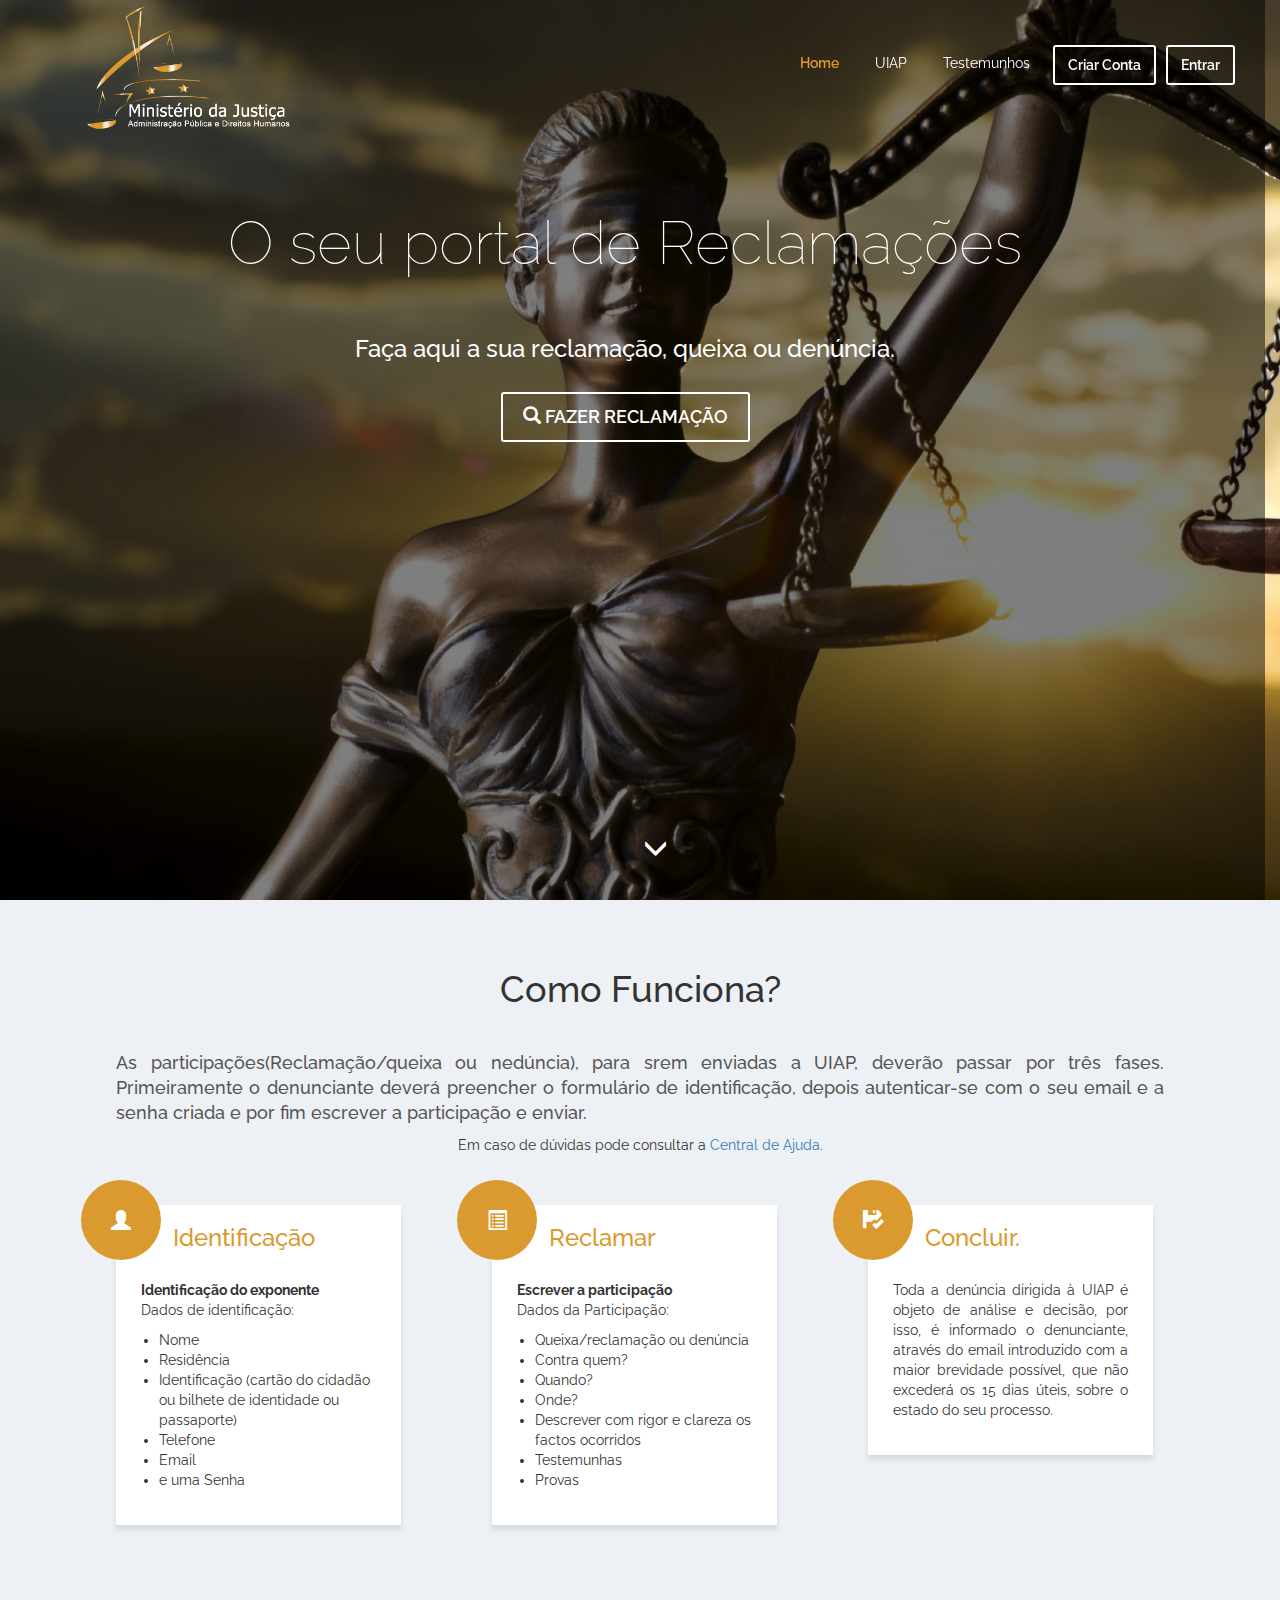
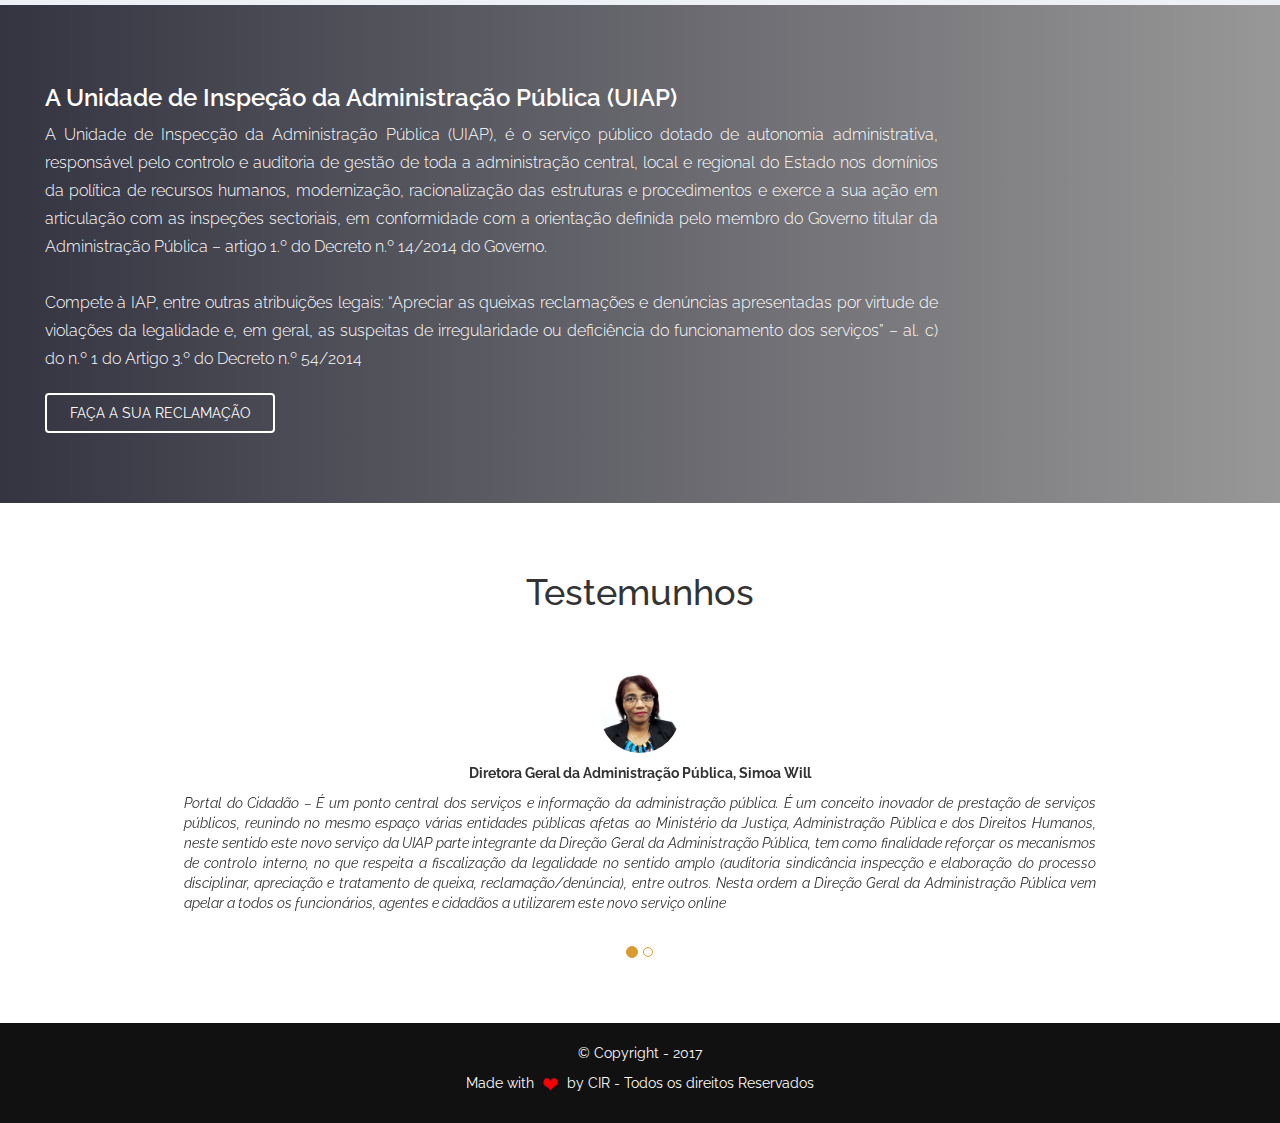
<file: index.html>
<html>
<link rel="shortcut icon" href="resources/image/favicon/favicon-32x32.png">
<head>
	<meta charset="UTF-8">
	<meta http-equiv="X-UA-Compatible" content="IE=edge">
    <meta name="viewport" content="width=device-width, initial-scale=1">
    <meta name="description" content="Sistema Integrado de gestão de petições">
    <meta name="author" content="Grinalda Soares">
    <link rel="icon" type="image/png" sizes="16x16" href="../plugins/images/favicon.png">
	<title>GIP Online</title>
	<link rel="stylesheet" href="resources/css/master.css">
	<link rel="stylesheet" href="resources/css/animate.css">
	<!-- Bootstrap Core CSS -->
    <link href="admin/html/bootstrap/dist/css/bootstrap.min.css" rel="stylesheet">
    <link href="https://fonts.googleapis.com/css?family=Raleway:300,400,400i,500,500i,600,600i,700,900" rel="stylesheet">
</head>
<body>
	<div class="areaMenu">
		<a href="#area1" class="logo"><img src="resources/image/logo.png" alt="Ministério da Justiça" ></a>
		<nav>
		<ul class="menus">
			<li class="active"> <a href="#area1">Home</a></li>
			<li><a href="#area3">UIAP</a></li>
			<li><a href="#area4">Testemunhos</a></li>
			<li class="btLink"><a href="registro.html">Criar Conta</a> </li>
			<li class="btLink"><a href="login.php">Entrar</a> </li>
		</ul>
		</nav>
	</div>
	<div class="row areaStart" id="area1">
		<div class="content">
			<div class="area">
				<h2>O seu portal de Reclamações</h2>
				<h3>Faça aqui a sua reclamação, queixa ou denúncia.</h3>
				<button class="btn btn-info" type="button"><a href="login.php"><i class="glyphicon glyphicon-search"></i> Fazer reclamação</a></button>
			</div>
			<div class="areaToDown float"><a href="#area2"><i class="glyphicon glyphicon-menu-down "></i></a></div>
		</div>
	</div>
	<div class="row twoSection" id="area2">
		<h1>Como Funciona?</h1>
		<h4>As participações(Reclamação/queixa ou nedúncia), para srem enviadas a UIAP, deverão passar por três fases. Primeiramente o denunciante deverá preencher o formulário de identificação, depois autenticar-se com o seu email e a senha criada e por fim escrever a participação e enviar.</h4>
		<p>Em caso de dúvidas pode consultar a <a href="help.html">Central de Ajuda.</a></p>
		<div class="container">
			<section class="col-md-3 col-sm-12">
				<article>
					<i class="glyphicon glyphicon-user"></i>
					<h3>Identificação</h3>
				</article>
				<p><b>Identificação do exponente</b> <br>
					Dados de identificação:
					<ul>
						<li>Nome</li>
						<li>Residência</li>
						<li>Identificação (cartão do cidadão ou bilhete de identidade ou passaporte)</li>
						<li>Telefone</li>
						<li>Email</li>
						<li>e uma Senha</li>
					</ul>
				</p>
			</section>
			<section class="col-md-3 col-sm-12">
			<article>
				<i class="glyphicon glyphicon-list-alt"></i>
				<h3>Reclamar</h3>
			</article>
				<p><b>Escrever a participação</b> <br>
					Dados da Participação:
				<ul>
					<li>Queixa/reclamação ou denúncia</li>
					<li>Contra quem?</li>
					<li>Quando?</li>
					<li>Onde?</li>
					<li>Descrever com rigor e clareza os factos ocorridos</li>
					<li>Testemunhas</li>
					<li>Provas</li>
				</ul>
				</p>
			</section>
			<section class="col-md-3 col-sm-12">
				<article>
					<i class="glyphicon glyphicon-floppy-saved"></i>
					<h3>Concluir.</h3>
				</article>
				<p>Toda a denúncia dirigida à UIAP é objeto de análise e decisão, por isso, é informado o denunciante, através do email introduzido com a maior brevidade possível, que não excederá os 15 dias úteis, sobre o estado do seu processo.</p>
			</section>
			<br>

		</div>

	</div>
	<div class="row treeSection" id="area3">
		<div class="col-md-12 pull-right">
			<h3 class="title">A Unidade de Inspeção da Administração Pública (UIAP)</h3>
			<p class="show">A Unidade de Inspecção da Administração Pública (UIAP), é o serviço público dotado de autonomia administrativa, responsável pelo controlo e auditoria de gestão de toda a administração central, local e regional do Estado nos domínios da política de recursos humanos, modernização, racionalização das estruturas e procedimentos e exerce a sua ação em articulação com as inspeções sectoriais, em conformidade com a orientação definida pelo membro do Governo titular da Administração Pública – artigo 1.º do Decreto n.º 14/2014 do Governo.
				<br><br>
				Compete à IAP, entre outras atribuições legais: “Apreciar as queixas reclamações e denúncias apresentadas por virtude de violações da legalidade e, em geral, as suspeitas de irregularidade ou deficiência do funcionamento dos serviços” – al. c) do n.º 1 do Artigo 3.º do Decreto n.º 54/2014
			</p>
			<button><a href="login.php">Faça a sua reclamação</a></button>
		</div>
	</div>
	<div class="row forSection" id="area4">
		<div class="container">
		<h1 class="center">Testemunhos</h1>		
			<div id="carousel-example-captions-1" data-ride="carousel" class="carousel slide">
                <ol class="carousel-indicators">
                    <li data-target="#carousel-example-captions-1" data-slide-to="0" class="active"></li>
                    <li data-target="#carousel-example-captions-1" data-slide-to="1" class=""></li>
                    <!--<li data-target="#carousel-example-captions-1" data-slide-to="2" class=""></li>-->
                </ol>
                <div role="listbox" class="carousel-inner">
                    <!--<div class="item ">
                    	<img src="resources/image/Min.jpg" alt="">
                    	<p><b>Ministra da Justiça, Ilza Amado Vaz</b></p>
                    	<p style="text-align: justify !important"><i>"Bem-vindos a todos os visitantes do portal do Ministério da Justiça, Administração Pública e Direitos Humanos (MJAPDH).
						Esta é uma ferramenta útil, que pela sua configuração e eficácia proporciona o acesso à informação actualizada e alarga a partilha de conteúdos, com facilidade a todos aqueles que nos visitam, quer na procura dos nossos serviços, quer para conhecer as actividades e as competências do MJAPDH."</i></p>
                    </div>-->
                    <div class="item active">
                    	<img src="resources/image/AP.jpg" alt="">
						<p><b>Diretora Geral da Administração Pública, Simoa Will</b></p>
						<p style="text-align: justify !important"><i>Portal do Cidadão – É um ponto central dos serviços e informação da administração pública. É um conceito inovador de prestação de serviços públicos, reunindo no mesmo espaço várias entidades públicas afetas ao Ministério da Justiça, Administração Pública e dos Direitos Humanos, neste sentido este novo serviço da UIAP parte integrante da Direção Geral da Administração Pública, tem como finalidade reforçar os mecanismos de controlo interno, no que respeita a fiscalização da legalidade no sentido amplo (auditoria sindicância inspecção e elaboração do processo disciplinar, apreciação e tratamento de queixa, reclamação/denúncia), entre outros. Nesta ordem a Direção Geral da Administração Pública vem apelar a todos os funcionários, agentes e cidadãos a utilizarem este novo serviço online</i></p>
					</div>
                    <div class="item">
                    	<img src="resources/image/DGRN1.JPG" alt="">
                    	<p><b>Diretor Geral dos Registros e Notariado, Herlander Rossi Medeiros</b></p>
                    	<p style="text-align: justify !important"><i > "Caros utentes/cidadãos, <br><br>
							A verdadeira missão do servidor público é a de proporcionar um atendimento de qualidade e excelência ao utente/cidadão, independentemente do cargo ou função que este ocupe. O servidor Público deve ser aquele que tem como princípio servir e atender as necessidades do utente/cidadão, colocando as suas capacidades à disposição do serviço em que se insere, com a finalidade de contribuir para o desenvolvimento da sociedade acima de qualquer interesse particular. Neste sentido, o que qualquer utente ou cidadão espera do servidor público é um atendimento cordial e rápido, que permita a plena satisfação do seu pedido ou solicitação, dentro dos parâmetros legais e normativos instituídos.
							<br> Para facilitar este contínuo processo de melhor servir com vista a satisfação do utente/cidadão é fundamental a existência de um espaço de comunicação entre o servidor público e utente/cidadão, um canal onde este último pode veicular as suas reclamações ou sugestões, que certamente ajudarão na tomada de decisões com vista a melhoria da prestação dos serviços.
							<br>
							Caro utente/cidadão, reafirmamos, uma vez mais, a nossa firme convicção em garantir a continua melhoria na prestação dos nossos serviços, para a qual a sua opinião, reclamação ou sugestão é indispensável."

						</i></p>
                     </div>
                </div>
            </div>
		</div>

	</div>
	<footer class="row">
		<p>&copy Copyright - 2017</p>
		<p>Made with <img style="width: 1.5rem; margin: 0 .5rem" src="resources/image/Coracao.png" alt="">  by <a
				href="http://www.justica.gov.st/organiques/CIR.php" style="color: white"> CIR </a> - Todos os direitos Reservados</p>
	</footer>
</body>

<script src="admin/plugins/bower_components/jquery/dist/jquery.min.js"></script>
<script src="admin/plugins/bower_components/counterup/jquery.counterup.min.js"></script>
<script src="admin/plugins/bower_components/waypoints/lib/jquery.waypoints.js"></script>
<script src="resources/js/master.js"></script>
<!-- Bootstrap Core JavaScript -->
<script src="admin/html/bootstrap/dist/js/bootstrap.min.js"></script>

</html>
</file>
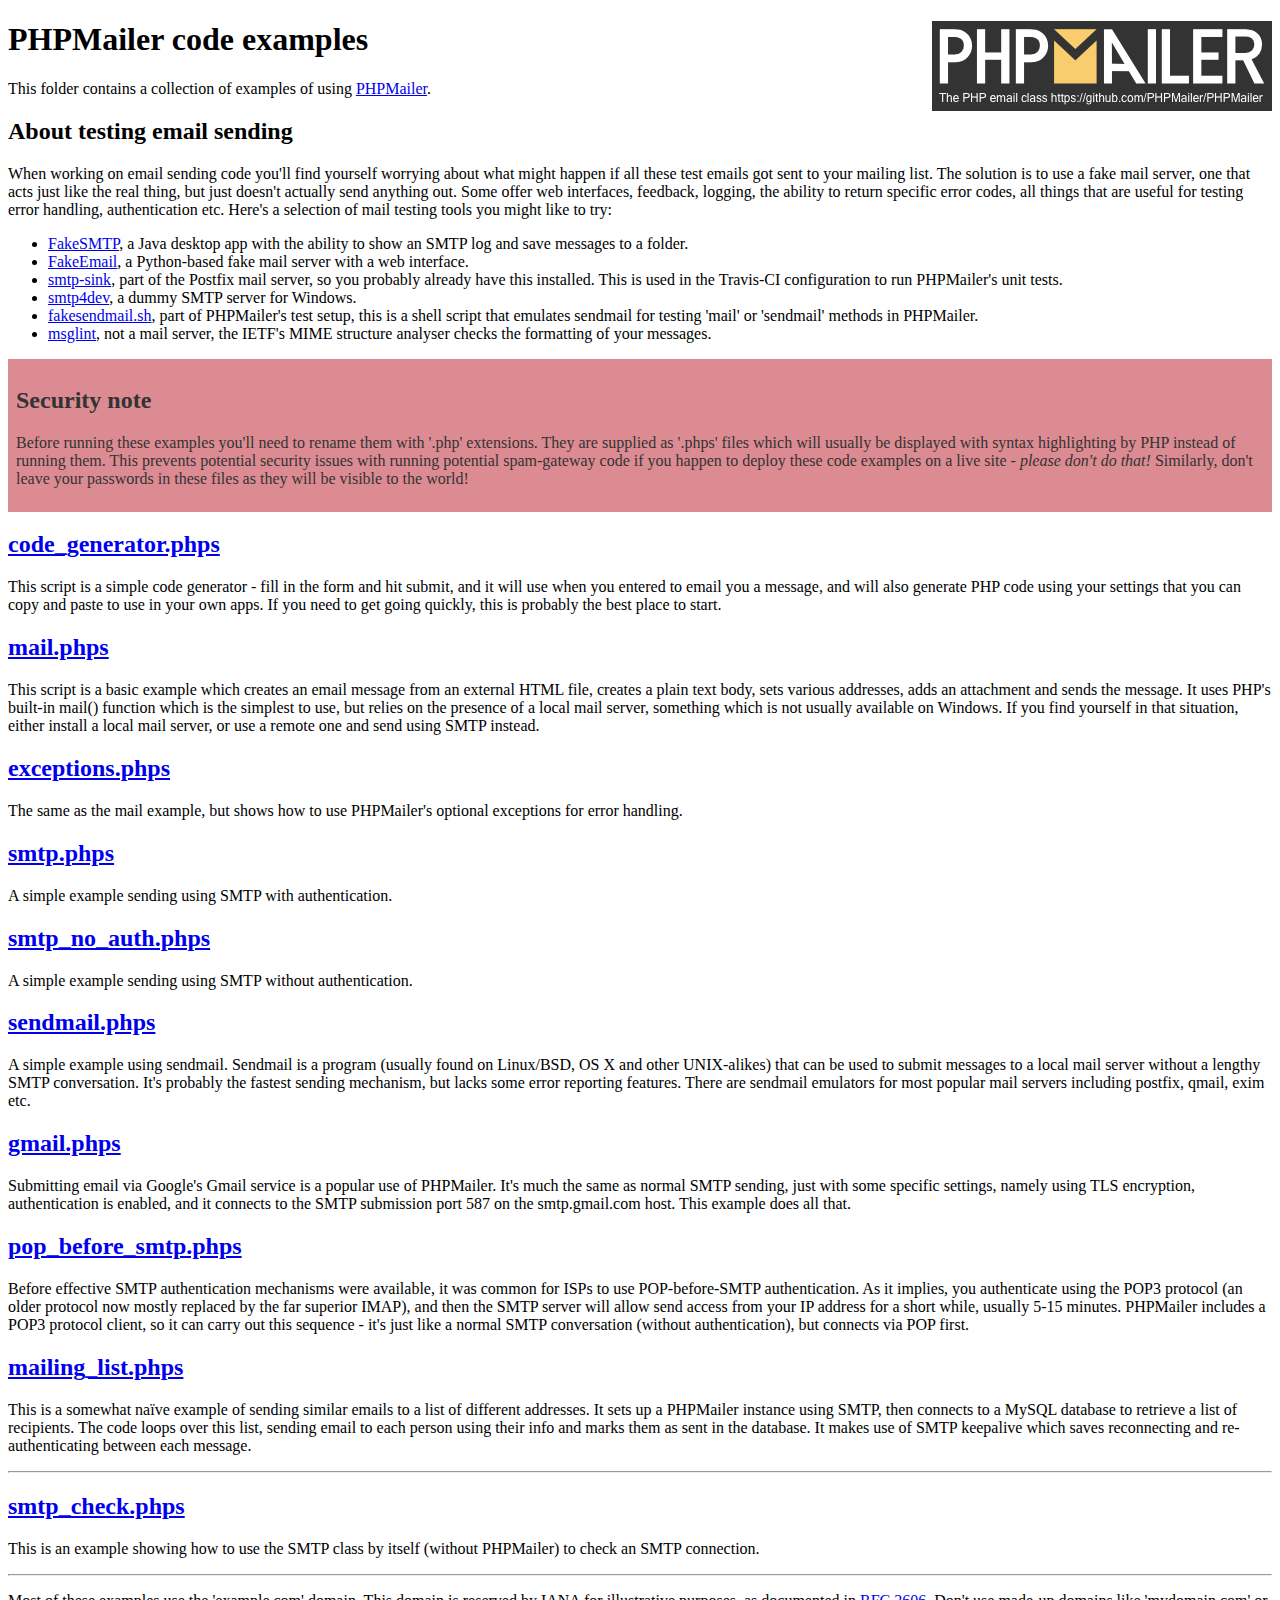
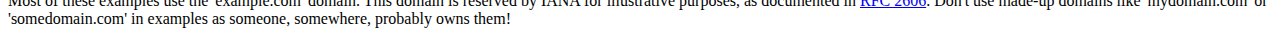
<file: php/PHPMailer-master/examples/index.html>
<!DOCTYPE html>
<html>
<head>
	<meta charset="UTF-8">
	<title>PHPMailer Examples</title>
</head>
<body>
<h1>PHPMailer code examples<a href="https://github.com/PHPMailer/PHPMailer"><img src="images/phpmailer.png" style="float:right; border:0;" alt="PHPMailer logo"></a></h1>
<p>This folder contains a collection of examples of using <a href="https://github.com/PHPMailer/PHPMailer">PHPMailer</a>.</p>
<h2>About testing email sending</h2>
<p>When working on email sending code you'll find yourself worrying about what might happen if all these test emails got sent to your mailing list. The solution is to use a fake mail server, one that acts just like the real thing, but just doesn't actually send anything out. Some offer web interfaces, feedback, logging, the ability to return specific error codes, all things that are useful for testing error handling, authentication etc. Here's a selection of mail testing tools you might like to try:</p>
<ul>
  <li><a href="https://github.com/Nilhcem/FakeSMTP">FakeSMTP</a>, a Java desktop app with the ability to show an SMTP log and save messages to a folder. </li>
  <li><a href="https://github.com/isotoma/FakeEmail">FakeEmail</a>, a Python-based fake mail server with a web interface.</li>
  <li><a href="http://www.postfix.org/smtp-sink.1.html">smtp-sink</a>, part of the Postfix mail server, so you probably already have this installed. This is used in the Travis-CI configuration to run PHPMailer's unit tests.</li>
  <li><a href="http://smtp4dev.codeplex.com">smtp4dev</a>, a dummy SMTP server for Windows.</li>
  <li><a href="https://github.com/PHPMailer/PHPMailer/blob/master/test/fakesendmail.sh">fakesendmail.sh</a>, part of PHPMailer's test setup, this is a shell script that emulates sendmail for testing 'mail' or 'sendmail' methods in PHPMailer.</li>
  <li><a href="http://tools.ietf.org/tools/msglint/">msglint</a>, not a mail server, the IETF's MIME structure analyser checks the formatting of your messages.</li>
</ul>
<div style="padding: 8px; color: #333333; background-color: #dc8b92">
<h2>Security note</h2>
<p>Before running these examples you'll need to rename them with '.php' extensions. They are supplied as '.phps' files which will usually be displayed with syntax highlighting by PHP instead of running them. This prevents potential security issues with running potential spam-gateway code if you happen to deploy these code examples on a live site - <em>please don't do that!</em> Similarly, don't leave your passwords in these files as they will be visible to the world!</p>
</div>
<h2><a href="code_generator.phps">code_generator.phps</a></h2>
<p>This script is a simple code generator - fill in the form and hit submit, and it will use when you entered to email you a message, and will also generate PHP code using your settings that you can copy and paste to use in your own apps. If you need to get going quickly, this is probably the best place to start.</p>
<h2><a href="mail.phps">mail.phps</a></h2>
<p>This script is a basic example which creates an email message from an external HTML file, creates a plain text body, sets various addresses, adds an attachment and sends the message. It uses PHP's built-in mail() function which is the simplest to use, but relies on the presence of a local mail server, something which is not usually available on Windows. If you find yourself in that situation, either install a local mail server, or use a remote one and send using SMTP instead.</p>
<h2><a href="exceptions.phps">exceptions.phps</a></h2>
<p>The same as the mail example, but shows how to use PHPMailer's optional exceptions for error handling.</p>
<h2><a href="smtp.phps">smtp.phps</a></h2>
<p>A simple example sending using SMTP with authentication.</p>
<h2><a href="smtp_no_auth.phps">smtp_no_auth.phps</a></h2>
<p>A simple example sending using SMTP without authentication.</p>
<h2><a href="sendmail.phps">sendmail.phps</a></h2>
<p>A simple example using sendmail. Sendmail is a program (usually found on Linux/BSD, OS X and other UNIX-alikes) that can be used to submit messages to a local mail server without a lengthy SMTP conversation. It's probably the fastest sending mechanism, but lacks some error reporting features. There are sendmail emulators for most popular mail servers including postfix, qmail, exim etc.</p>
<h2><a href="gmail.phps">gmail.phps</a></h2>
<p>Submitting email via Google's Gmail service is a popular use of PHPMailer. It's much the same as normal SMTP sending, just with some specific settings, namely using TLS encryption, authentication is enabled, and it connects to the SMTP submission port 587 on the smtp.gmail.com host. This example does all that.</p>
<h2><a href="pop_before_smtp.phps">pop_before_smtp.phps</a></h2>
<p>Before effective SMTP authentication mechanisms were available, it was common for ISPs to use POP-before-SMTP authentication. As it implies, you authenticate using the POP3 protocol (an older protocol now mostly replaced by the far superior IMAP), and then the SMTP server will allow send access from your IP address for a short while, usually 5-15 minutes. PHPMailer includes a POP3 protocol client, so it can carry out this sequence - it's just like a normal SMTP conversation (without authentication), but connects via POP first.</p>
<h2><a href="mailing_list.phps">mailing_list.phps</a></h2>
<p>This is a somewhat naïve example of sending similar emails to a list of different addresses. It sets up a PHPMailer instance using SMTP, then connects to a MySQL database to retrieve a list of recipients. The code loops over this list, sending email to each person using their info and marks them as sent in the database. It makes use of SMTP keepalive which saves reconnecting and re-authenticating between each message.</p>
<hr>
<h2><a href="smtp_check.phps">smtp_check.phps</a></h2>
<p>This is an example showing how to use the SMTP class by itself (without PHPMailer) to check an SMTP connection.</p>
<hr>
<p>Most of these examples use the 'example.com' domain. This domain is reserved by IANA for illustrative purposes, as documented in <a href="http://tools.ietf.org/html/rfc2606">RFC 2606</a>. Don't use made-up domains like 'mydomain.com' or 'somedomain.com' in examples as someone, somewhere, probably owns them!</p>
</body>
</html>
</file>
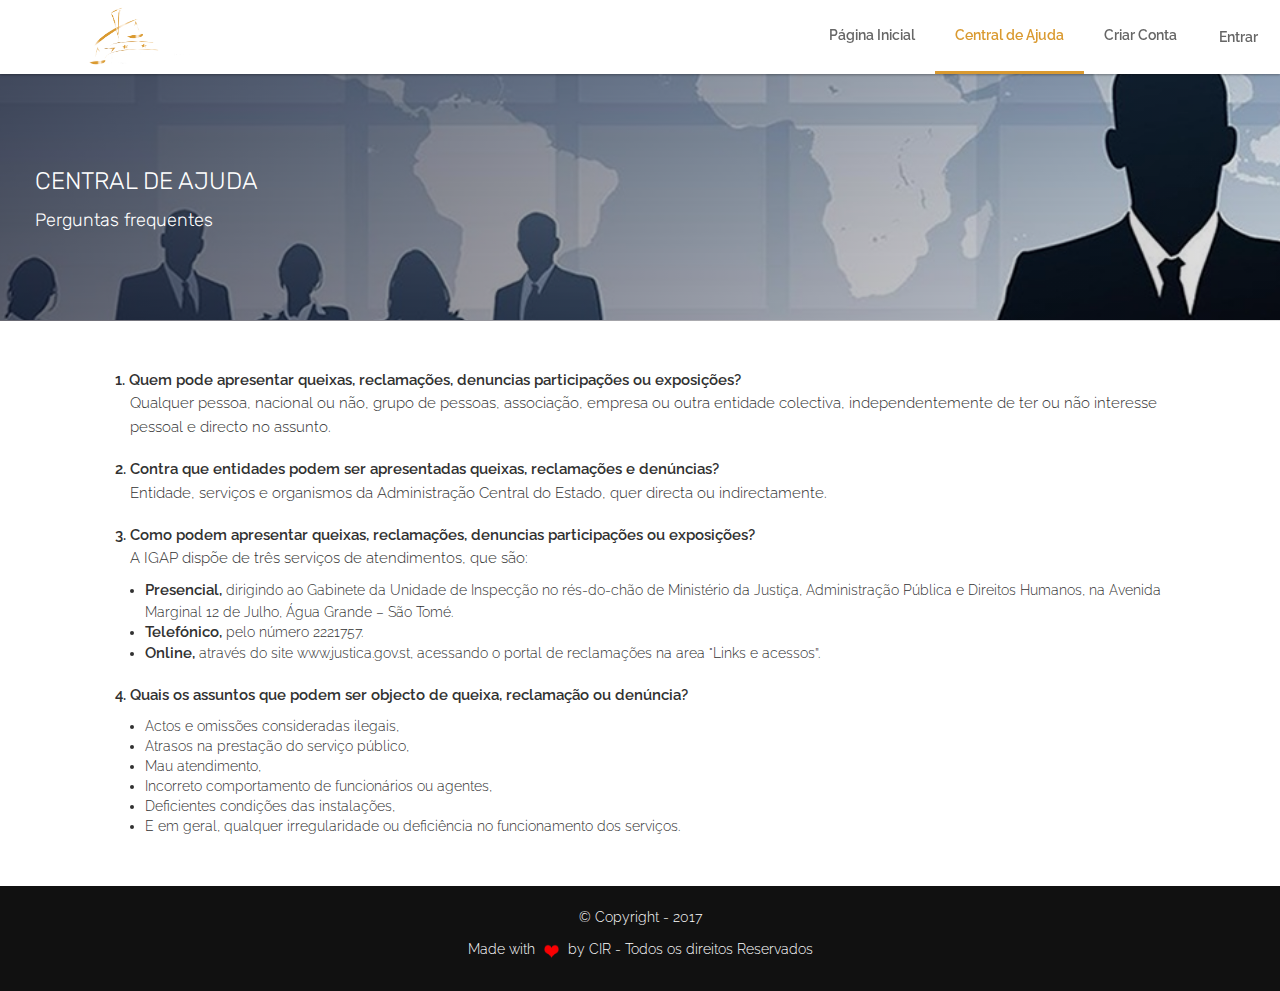
<file: help.html>
<!DOCTYPE html>
<html lang="pt">
<link rel="shortcut icon" href="resources/image/favicon/favicon-32x32.png">
<head>
    <meta charset="UTF-8">
    <meta http-equiv="X-UA-Compatible" content="IE=edge">
    <meta name="viewport" content="width=device-width, initial-scale=1">
    <meta name="description" content="Sistema Integrado de gestão de participações">
    <meta name="author" content="Grinalda Soares">
    <link rel="icon" type="image/png" sizes="16x16" href="../plugins/images/favicon.png">
    <title>Central de Ajuda</title>
    <link rel="stylesheet" href="resources/css/master.css">
    <link rel="stylesheet" href="resources/css/login.css">
    <!-- Bootstrap Core CSS -->
    <link href="admin/html/bootstrap/dist/css/bootstrap.min.css" rel="stylesheet">
    <link href="admin/html/css/style.css" rel="stylesheet">
    <link href="https://fonts.googleapis.com/css?family=Raleway:300,400,400i,500,500i,600,600i,700,900" rel="stylesheet">
</head>
<body style="background: white !important;">
<div class="areaMenu smal">
    <a href="index.html" class="logo"><img src="resources/image/logo.png" alt="Ministério da Justiça" ></a>
    <nav>
        <ul class="menus">
            <li> <a href="index">Página Inicial</a></li>
            <li class="active"><a href="#">Central de Ajuda</a></li>
            <li> <a href="registro">Criar Conta</a></li>
            <li class="btLink"><a href="login">Entrar</a> </li>
        </ul>
    </nav>
</div>
<div class="row areaTop helpPage">
    <div class="">
            <h2>CENTRAL DE AJUDA</h2>
        <h4>Perguntas frequentes</h4>
    </div>
</div>
<div class="container areaConteudo">
    <section>
        <b>1. Quem pode apresentar queixas, reclamações, denuncias participações ou exposições?</b>
        <p>Qualquer pessoa, nacional ou não, grupo de pessoas, associação, empresa ou outra entidade colectiva, independentemente de ter ou não interesse pessoal e directo no assunto.</p>
    </section>
    <section>
        <b>2.	Contra que entidades podem ser apresentadas queixas, reclamações e denúncias? </b>
        <p>Entidade, serviços e organismos da Administração Central do Estado, quer directa ou indirectamente.</p>
    </section>
    <section>
        <b>3.	Como podem apresentar queixas, reclamações, denuncias participações ou exposições?</b>
        <p>A IGAP dispõe de três serviços de atendimentos, que são:
            <ul>
                <li><b>Presencial, </b> dirigindo ao Gabinete da Unidade de Inspecção no rés-do-chão de Ministério da Justiça, Administração Pública e Direitos Humanos, na Avenida Marginal 12 de Julho, Água Grande – São Tomé.
                </li>
                <li><b>Telefónico, </b> pelo número 2221757.</li>
                <li><b>Online, </b> através do site www.justica.gov.st, acessando o portal de reclamações na area "Links e acessos”.</li>
            </ul>
        </p>
    </section>
    <section>
        <b> 4.	Quais os assuntos que podem ser objecto de queixa, reclamação ou denúncia?</b>
        <p>
        <ul>
            <li>Actos e omissões consideradas ilegais,</li>
            <li>Atrasos na prestação do serviço público, </li>
            <li>Mau atendimento, </li>
            <li>Incorreto comportamento de funcionários ou agentes, </li>
            <li>Deficientes condições das instalações, </li>
            <li>E em geral, qualquer irregularidade ou deficiência no funcionamento dos serviços.</li>
        </ul> </p>
    </section>
    <section>

    </section>

</div>
<footer class="row">
    <p>&copy Copyright - 2017</p>
    <p>Made with <img style="width: 1.5rem; margin: 0 .5rem" src="resources/image/Coracao.png" alt="">  by <a
            href="http://www.justica.gov.st/organiques/CIR.php" style="color: white"> CIR </a> - Todos os direitos Reservados</p>
</footer>
</body>
</html>
</file>
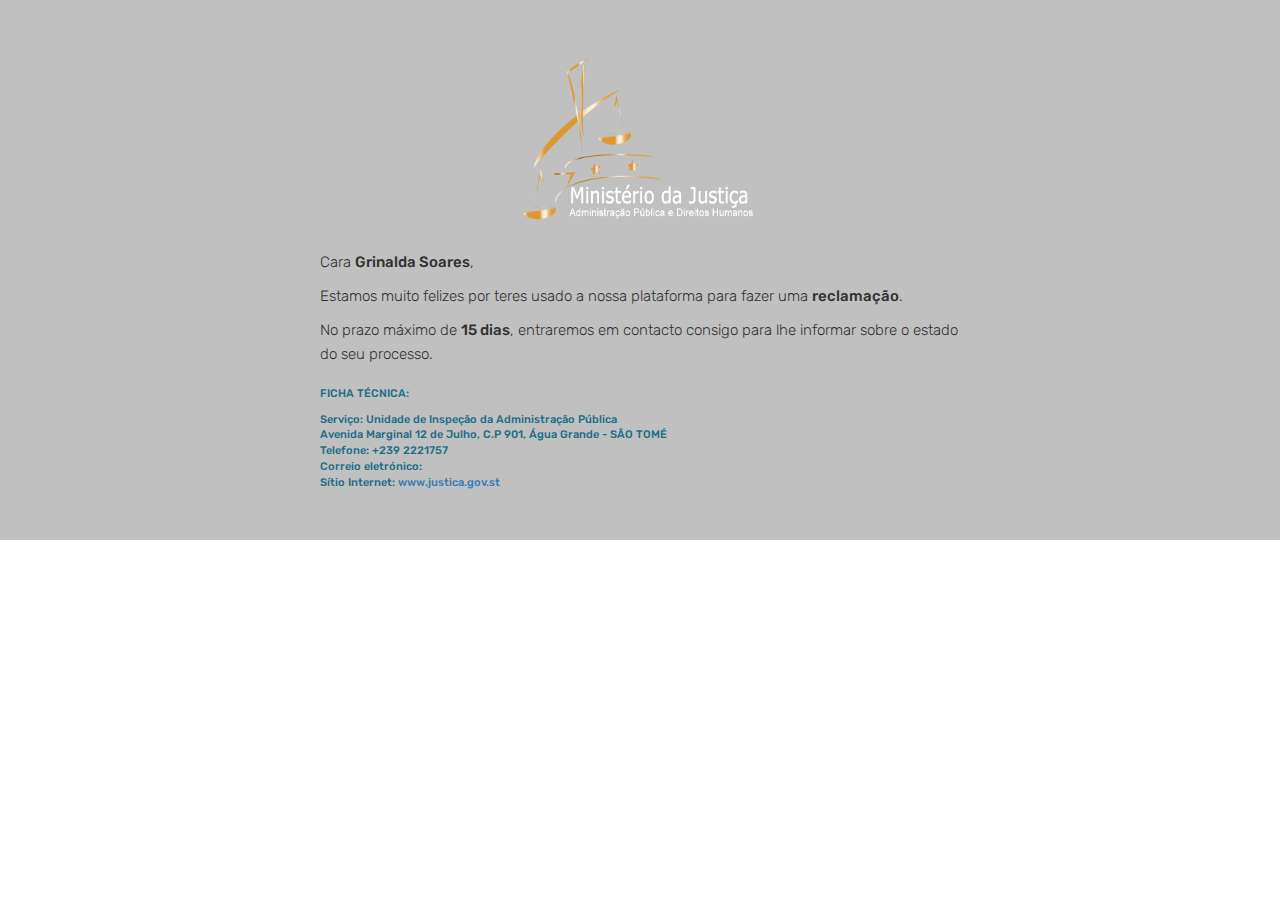
<file: teste.html>
<!DOCTYPE html>
<html lang="en">
<head>
    <meta charset="UTF-8">
    <title>send email</title>
    <link href="admin/html/bootstrap/dist/css/bootstrap.min.css" rel="stylesheet">
    <link href="admin/html/css/style.css" rel="stylesheet">
</head>
<style>
    .content{
        background: #c0c0c0;
        display: flex;
        justify-content: center;
        align-items: center;
        flex-direction: column;
        padding: 5rem 0;
    }
    .content img{
        width: 25rem; height: 18rem;
    }
    .content div{
        width: 50%;
        margin-top: 2rem;
    }
    .content div p{
        font-size: 1.5rem;
    }
    .content div span{
        margin-top: 1rem;
        display: flex;
        flex-direction: column;
    }
    .content div span b{
        font-size: 1.1rem;
        color: #1b6d85;
    }
</style>
<body>
    <div class="content">
        <img src="resources/image/logo.png" alt="">
        <div>
            <p>Cara <b>Grinalda Soares</b>,</p>
            <p>Estamos muito felizes por teres usado a nossa plataforma para fazer uma <b>reclamação</b>.</p>
            <p>No prazo máximo de <b> 15 dias</b>, entraremos em contacto consigo para lhe informar sobre o estado do seu processo.</p>
            <span>
                <b style="margin: 1rem 0">FICHA TÉCNICA: </b>
                <b>Serviço: Unidade de Inspeção da Administração Pública</b>
                <b>Avenida Marginal 12 de Julho, C.P 901, Água Grande - SÃO TOMÉ</b>
                <b>Telefone: +239 2221757</b>
                <b>Correio eletrónico:</b>
                <b>Sítio Internet: <a href="http://www.justica.gov.st/organiques/IGAP.php">www.justica.gov.st</a></b>

            </span>
        </div>
    </div>
</body>
</html>
</file>
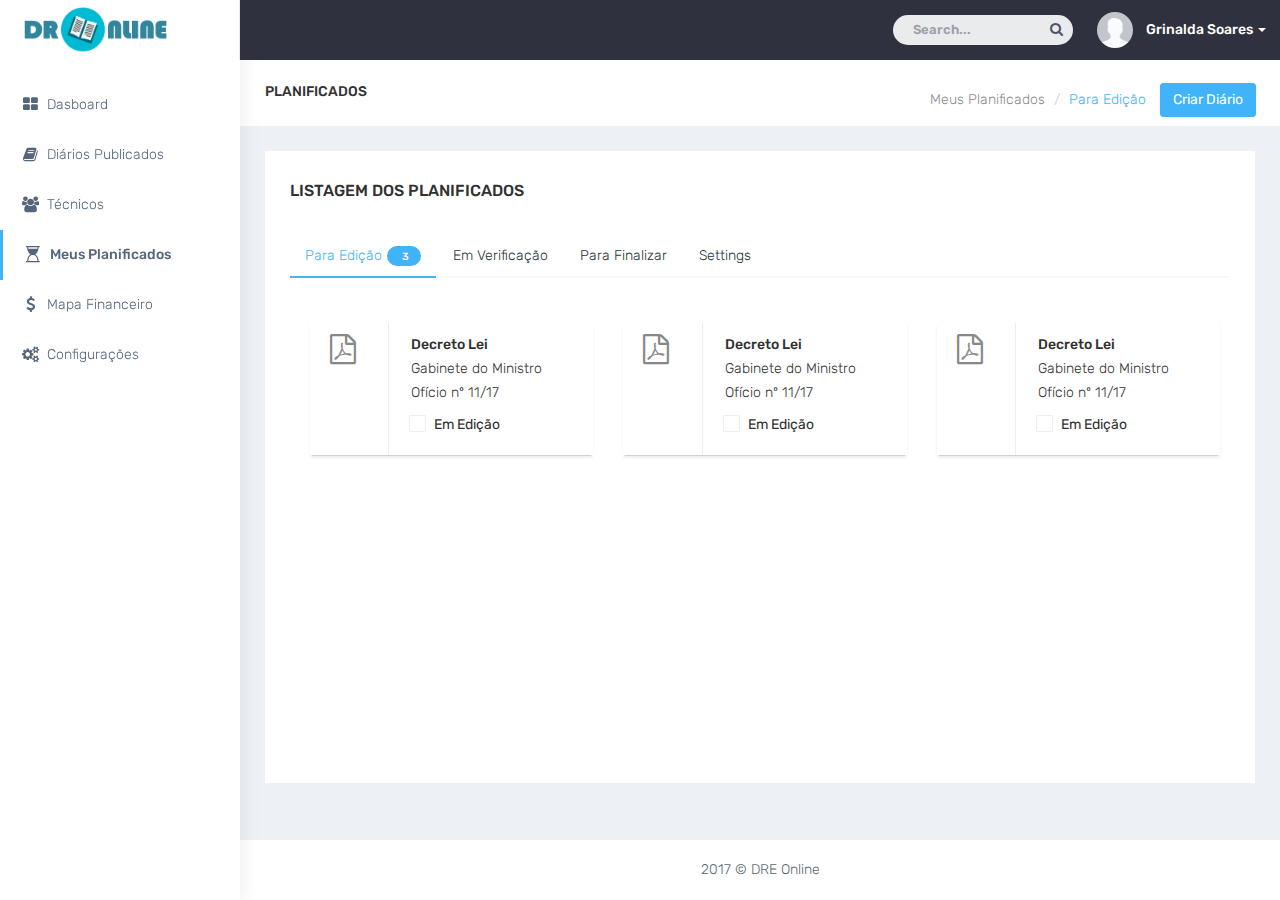
<file: admin/html/planificados.html>
<?php
/*session_start();
if (!isset($_SESSION['sessao'])){
    header('Location: ../index.html');
}
*/?>

<!DOCTYPE html>
<html lang="en">
<link rel="shortcut icon" href="../../resources/image/favicon/favicon-32x32.png">
<head>
    <meta charset="utf-8">
    <meta http-equiv="X-UA-Compatible" content="IE=edge">
    <meta name="viewport" content="width=device-width, initial-scale=1">
    <meta name="description" content="">
    <meta name="author" content="Grinalda Soares">

    <title>GIP Online</title>
    <!-- Bootstrap Core CSS -->
    <link href="bootstrap/dist/css/bootstrap.min.css" rel="stylesheet">
    <!-- Menu CSS -->
    <link href="../plugins/bower_components/sidebar-nav.min.css" rel="stylesheet">
    <!-- animation CSS -->
    <link href="css/animate.css" rel="stylesheet">
    <!-- Custom CSS -->
    <link href="css/style.css" rel="stylesheet">
    <!-- color CSS -->
    <link href="css/colors/default.css" id="theme" rel="stylesheet">
    <!--datatables-->
    <link href="../plugins/bower_components/jquery.dataTables.min.css" rel="stylesheet" type="text/css">
    <script src="../plugins/bower_components/switchery.min.css"></script>
    <script src="../plugins/bower_components/footable/footable.core.css"></script>
    <script src="../plugins/bower_components/footable/bootstrap-select.min.css"></script>
    <link href="../../resources/css/planificados.css" rel="stylesheet" type="text/css">

</head>

<body class="fix-header">

<!-- <div class="preloader">
     <svg class="circular" viewBox="25 25 50 50">
         <circle class="path" cx="50" cy="50" r="20" fill="none" stroke-width="2" stroke-miterlimit="10" />
     </svg>
 </div>-->

<div id="wrapper">
    <nav class="navbar navbar-default navbar-static-top m-b-0">
        <div class="navbar-header">
            <div class="top-left-part">
                <!-- Logo -->
                <a class="logo" href="dasboard.php">
                    <b>
                        <img src="../plugins/images/gip.PNG" alt="home" class="dark-logo" />
                    </b>
                    <span class="hidden-xs">
                       <img src="../plugins/images/gip.PNG" alt="home" class="dark-logo" /><img src="../plugins/images/dre.PNG" alt="home" class="light-logo" style="width: 15rem"/>
                     </span> </a>
            </div>

            <ul class="nav navbar-top-links navbar-right pull-right">

                <li>
                    <form role="search" class="app-search hidden-sm hidden-xs m-r-10">
                        <input type="text" placeholder="Search..." class="form-control"> <a href=""><i class="fa fa-search"></i></a> </form>
                </li>
                <li class="dropdown">
                    <a class="dropdown-toggle profile-pic" data-toggle="dropdown" href="#" aria-expanded="false">
                        <img src="../../resources/image/avatar.png" width="36" class="img-circle"><b class="hidden-xs">
                        Grinalda Soares
                    </b><span class="caret"></span> </a>
                    <ul class="dropdown-menu dropdown-user animated flipInY">
                        <li>
                            <div class="dw-user-box">
                                <div class="u-img"><img src="../../resources/image/avatar.png" alt="user" ></div>
                                <div class="u-text">
                                    <h4>
                                        Grinalda Soares
                                    </h4>
                                    <p class="text-muted"> NIF:
                                        123456
                                    </p>
                                </div>
                            </div>
                        </li>
                        <li role="separator" class="divider"></li>
                        <li><a href="#" id="logout"  >
                            <i class="fa fa-power-off"></i> Logout
                        </a>
                        </li>
                    </ul>
                    <!-- /.dropdown-user -->
                </li>

            </ul>
        </div>
    </nav>

    <div class="navbar-default sidebar" role="navigation">
        <div class="sidebar-nav slimscrollsidebar">
            <div class="sidebar-head">

            </div>
            <ul class="nav" id="side-menu">
                <li style="margin-top: 8rem">
                    <a href="dasboard.php" class="waves-effect"><i class="fa fa-th-large fa-fw" aria-hidden="true"></i>Dasboard</a>
                </li>
                <li>
                    <a href="diarios.php" class="waves-effect"><i class="fa fa-book fa-fw" aria-hidden="true"></i>Diários Publicados</a>
                </li>
                <li>
                    <a href="#" class="waves-effect"><i class="fa fa-users fa-fw" aria-hidden="true"></i>Técnicos</a>
                </li>
                <li>
                    <a href="#" class="waves-effect active"><i class="fa fa-hourglass-start fa-fw" aria-hidden="true"></i>Meus Planificados</a>
                </li>
                <li>
                    <a href="#" class="waves-effect"><i class="fa fa-dollar fa-fw" aria-hidden="true"></i>Mapa Financeiro</a>
                </li>
                <li>
                    <a href="#" class="waves-effect"><i class="fa fa-cogs fa-fw" aria-hidden="true"></i>Configurações</a>
                </li>
            </ul>
        </div>

    </div>

    <div id="page-wrapper" style="min-height: 70vh;">
        <div class="container-fluid">
            <div class="row bg-title">
                <div class="col-lg-3 col-md-4 col-sm-4 col-xs-12">
                    <h4 class="page-title">Planificados</h4> </div>
                <div class="col-lg-9 col-sm-8 col-md-8 col-xs-12">
                    <ol class="breadcrumb">
                        <li><a href="#">Meus Planificados </a></li>
                        <li><a href="#" class="active" id="olActive">Para Edição </a></li>
                        <button  class="btn btn-info m-l-10" data-toggle="modal" data-target="#modalDR" data-whatever="@mdo"> Criar Diário </button>
                    </ol>
                </div>
            </div>
            <!-- .row -->
            <div class="row">
                <div class="col-md-12">
                    <div class="white-box">
                        <h3 class="box-title m-b-30">Listagem dos Planificados</h3>
                        <!-- Nav tabs -->
                        <ul class="nav customtab nav-tabs" role="tablist">
                            <li role="presentation" class="active"><a href="#Edicao" aria-controls="home" role="tab" data-toggle="tab" aria-expanded="true"><span class="visible-xs"><i class="ti-home"></i></span><span class="hidden-xs"> Para Edição</span><label class="label label-info m-l-5"> 3</label></a></li>
                            <li role="presentation" class=""><a href="#virificacao" aria-controls="profile" role="tab" data-toggle="tab" aria-expanded="false"><span class="visible-xs"><i class="ti-user"></i></span> <span class="hidden-xs">Em Verificação</span></a></li>
                            <li role="presentation" class=""><a href="#finalize" aria-controls="messages" role="tab" data-toggle="tab" aria-expanded="false"><span class="visible-xs"><i class="ti-email"></i></span> <span class="hidden-xs">Para Finalizar</span></a></li>
                            <li role="presentation" class=""><a href="#settings1" aria-controls="settings" role="tab" data-toggle="tab" aria-expanded="false"><span class="visible-xs"><i class="ti-settings"></i></span> <span class="hidden-xs">Settings</span></a></li>
                        </ul>
                        <!-- Tab panes -->
                        <div class="tab-content tab-content-planif">
                            <div role="tabpanel" class="tab-pane fade active in" id="Edicao">
                                <div class="col-md-4 m-t-10">
                                    <div class="pl-item col-md-12">
                                        <div class="file-icon col-md-3">
                                            <span class=""><i class="fa fa-file-pdf-o"></i></span>
                                        </div>
                                        <div class="details col-md-9">
                                            <span class="span-TipoDoc"><b>Decreto Lei</b></span>
                                            <span class="span-Instituicao">Gabinete do Ministro</span>
                                            <span class="span-ofocio">Ofício nº 11/17</span>
                                            <div class="EditArea">
                                                <div class="checkbox checkbox-info">
                                                    <input id="checkbox1" type="checkbox">
                                                    <label for="checkbox1"> Em Edição </label>
                                                </div>
                                            </div>
                                        </div>
                                    </div>
                                </div>
                                <div class="col-md-4 m-t-10">
                                <div class="pl-item col-md-12">
                                    <div class="file-icon col-md-3">
                                        <span class=""><i class="fa fa-file-pdf-o"></i></span>
                                    </div>
                                    <div class="details col-md-9">
                                        <span class="span-TipoDoc"><b>Decreto Lei</b></span>
                                        <span class="span-Instituicao">Gabinete do Ministro</span>
                                        <span class="span-ofocio">Ofício nº 11/17</span>
                                        <div class="EditArea">
                                            <div class="checkbox checkbox-info">
                                                <input id="checkbox2" type="checkbox">
                                                <label for="checkbox2"> Em Edição </label>
                                            </div>
                                        </div>
                                    </div>
                                </div>
                            </div>
                                <div class="col-md-4 m-t-10">
                                    <div class="pl-item col-md-12">
                                        <div class="file-icon col-md-3">
                                            <span class=""><i class="fa fa-file-pdf-o"></i></span>
                                        </div>
                                        <div class="details col-md-9">
                                            <span class="span-TipoDoc"><b>Decreto Lei</b></span>
                                            <span class="span-Instituicao">Gabinete do Ministro</span>
                                            <span class="span-ofocio">Ofício nº 11/17</span>
                                            <div class="EditArea">
                                                <div class="checkbox checkbox-info">
                                                    <input id="checkbox3" type="checkbox">
                                                    <label for="checkbox3"> Em Edição </label>
                                                </div>
                                            </div>
                                        </div>
                                    </div>
                                </div>
                            </div>
                            <div role="tabpanel" class="tab-pane fade" id="virificacao">
                                <div class="col-md-4 m-t-10">
                                    <div class="pl-item verific-panel error-dr col-md-12">
                                        <div class="file-icon col-md-2">
                                            <span class=""><i class="fa fa-file-pdf-o"></i></span>
                                        </div>
                                        <div class="details col-md-10">
                                            <span class="span-TipoDoc"><b>DR nº 20/17</b></span>
                                            <span class="span-entrada">Despacho 21/2017</span>
                                            <span class="span-entrada">Extrato de diploma</span>
                                            <span class="span-entrada">Anúncio Judicial</span>
                                            <span class="span-entrada">Constituição de Sociedade</span>

                                        </div>
                                    </div>
                                </div>
                                <div class="col-md-4 m-t-10">
                                    <div class="pl-item verific-panel corret-dr col-md-12">
                                        <div class="file-icon col-md-2">
                                            <span class=""><i class="fa fa-file-pdf-o"></i></span>
                                        </div>
                                        <div class="details col-md-10">
                                            <span class="span-TipoDoc"><b>DR nº 20/17</b></span>
                                            <span class="span-entrada">Despacho 21/2017</span>
                                            <span class="span-entrada">Extrato de diploma</span>
                                            <span class="span-entrada">Anúncio Judicial</span>
                                            <span class="span-entrada">Constituição de Sociedade</span>
                                        </div>
                                    </div>
                                </div>
                            </div>
                            <div role="tabpanel" class="tab-pane fade" id="finalize">
                                <div class="col-md-4 m-t-10">
                                    <div class="pl-item verific-panel corret-dr col-md-12">
                                        <div class="file-icon col-md-2">
                                            <span class=""><i class="fa fa-file-pdf-o"></i></span>
                                        </div>
                                        <div class="details col-md-10">
                                            <span class="span-TipoDoc"><b>DR nº 20/17</b></span>
                                            <span class="span-entrada">Despacho 21/2017</span>
                                            <span class="span-entrada">Extrato de diploma</span>
                                            <span class="span-entrada">Anúncio Judicial</span>
                                            <span class="span-entrada">Constituição de Sociedade</span>
                                        </div>
                                    </div>

                                </div>
                            </div>
                            <div role="tabpanel" class="tab-pane fade" id="settings1"></div>
                        </div>
                    </div>
                </div>
            </div>
            <!-- .row -->
        </div>
        <!-- /.container-fluid -->
        <footer class="footer text-center"> 2017 © DRE Online </footer>
    </div>
</div>

<div class="modal animated bounceInRight" id="modalDR" tabindex="-1" role="dialog" aria-labelledby="modalDRLabel1">
    <div class="modal-dialog" role="document">
        <div class="modal-content">
            <div class="modal-header">
                <button type="button" class="close" data-dismiss="modal" aria-label="Close">
                    <span aria-hidden="true">×</span>
                </button>
                <h4 class="modal-title" id="modalDRLabel1">Novo Diário</h4>
            </div>
            <div class="modal-body">
                <form>
                    <div class="row m-b-20">
                        <div class="form-group">
                            <div class="col-md-6">
                                <label class="control-label">Nº de Diário:</label>
                                <label class="control-label">58</label>
                            </div>
                            <div class="col-md-6">
                                <div class="checkbox checkbox-inline pull-right">
                                    <input type="checkbox" class="" id="sup">
                                    <label for="sup">Suplemento</label>
                                </div>
                                <label class="control-label m-l-10 hidden" id="countSup">1º Suplemento</label>
                            </div>
                        </div>
                        <div class="col-md-12"></div>
                        <div class="form-group">
                            <div class="col-md-12">
                                <label for="" class="control-label">Nº de Página:</label>
                            </div>
                            <div class="col-md-6">
                                <input type="text" class="form-control" placeholder="Página Inicial">
                            </div>
                            <div class="col-md-6">
                                <input type="text" class="form-control" placeholder="Página Final">
                            </div>
                        </div>
                    </div>

                    <div class="form-group more-padding">
                        <label for="" class="control-label">Data:</label>
                        <input type="text" class="form-control">
                    </div>
                    <div class="form-group more-padding">
                        <label for="" class="control-label">Upload do Documento:</label>
                        <div class="fileinput fileinput-new input-group" data-provides="fileinput">
                            <div class="form-control" data-trigger="fileinput">
                                <i class="fa fa-file fileinput-exists"></i>
                                <span class="fileinput-filename"></span>
                            </div>
                            <span class="input-group-addon btn btn-default btn-file">
                                            <span class="fileinput-new">Selecionar Ficheiro</span>
                                            <input type="file" name="...">
                                        </span>
                        </div>
                    </div>
                </form>
            </div>
            <div class="modal-footer">
                <button type="button" class="btn btn-default" data-dismiss="modal">Fechar</button>
                <button type="button" class="btn btn-primary">Salvar Entrada</button>
            </div>
        </div>
    </div>
</div>

        <script src="../plugins/bower_components/jquery/dist/jquery.min.js"></script>

        <!-- Bootstrap Core JavaScript -->
        <script src="bootstrap/dist/js/bootstrap.min.js"></script>
        <!-- Menu Plugin JavaScript -->
        <script src="../plugins/bower_components/sidebar-nav.min.js"></script>
        <!--Wave Effects -->
        <script src="js/waves.js"></script>

        <script src="js/custom.min.js"></script>
        <script src="../plugins/bower_components/toast-master/js/jquery.toast.js"></script>

        <script src="../../resources/js/utilitarios.js"></script>
        <script src="../../resources/js/funcoes.js"></script>
        <!--    <script src="js/dasboard.js"></script>-->
        <script src="js/admin.js"></script>

        <script src="../plugins/bower_components/jquery.dataTables.min.js"></script>

        <script type="text/javascript">
            (function() {
                [].slice.call(document.querySelectorAll('.sttabs')).forEach(function(el) {
                    new CBPFWTabs(el);
                });
            })();
            $('#exampleModal').modal();
        </script>

</body>

</html>
</file>
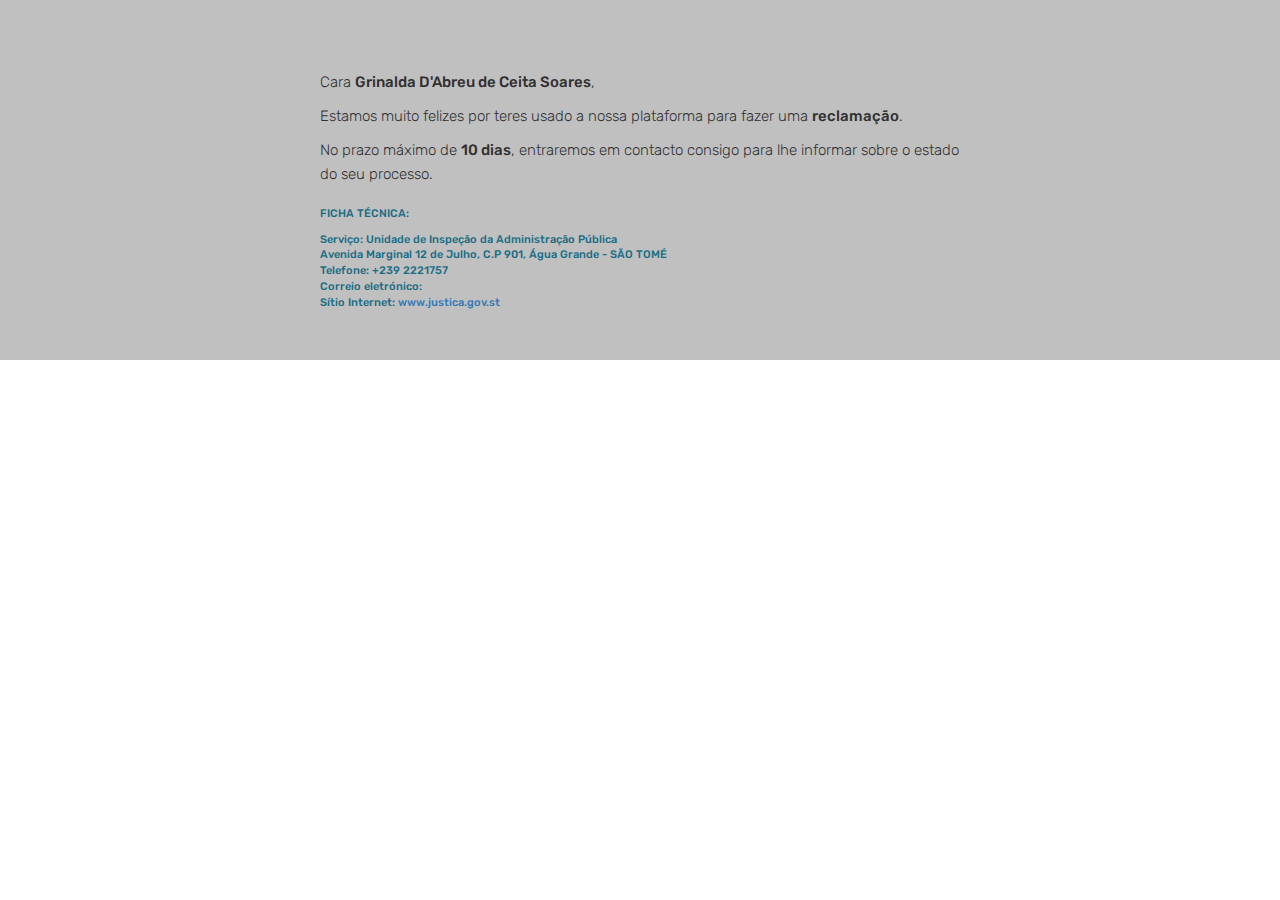
<file: php/controler/send_mail.html>
<!DOCTYPE html>
<html lang="en">
<head>
    <meta charset="UTF-8">
    <title>send email</title>
    <link href="../../admin/html/bootstrap/dist/css/bootstrap.min.css" rel="stylesheet">
    <link href="../../admin/html/css/style.css" rel="stylesheet">
</head>
<style>
    .content{
        background: #c0c0c0;
        display: flex;
        justify-content: center;
        align-items: center;
        flex-direction: column;
        padding: 5rem 0;
    }
    .content img{
        width: 25rem; height: 18rem;
    }
    .content div{
        width: 50%;
        margin-top: 2rem;
    }
    .content div p{
        font-size: 1.5rem;
    }
    .content div span{
        margin-top: 1rem;
        display: flex;
        flex-direction: column;
    }
    .content div span b{
        font-size: 1.1rem;
        color: #1b6d85;
    }
</style>
<body>
    <div class="content">
        <div>
            <p>Cara <b>Grinalda D'Abreu de Ceita Soares</b>,</p>
            <p>Estamos muito felizes por teres usado a nossa plataforma para fazer uma <b>reclamação</b>.</p>
            <p>No prazo máximo de <b> 10 dias</b>, entraremos em contacto consigo para lhe informar sobre o estado do seu processo.</p>
            <span>
                <b style="margin: 1rem 0">FICHA TÉCNICA: </b>
                <b>Serviço: Unidade de Inspeção da Administração Pública</b>
                <b>Avenida Marginal 12 de Julho, C.P 901, Água Grande - SÃO TOMÉ</b>
                <b>Telefone: +239 2221757</b>
                <b>Correio eletrónico:</b>
                <b>Sítio Internet: <a href="http://www.justica.gov.st/organiques/IGAP.php">www.justica.gov.st</a></b>

            </span>
        </div>
    </div>
</body>
</html>
</file>
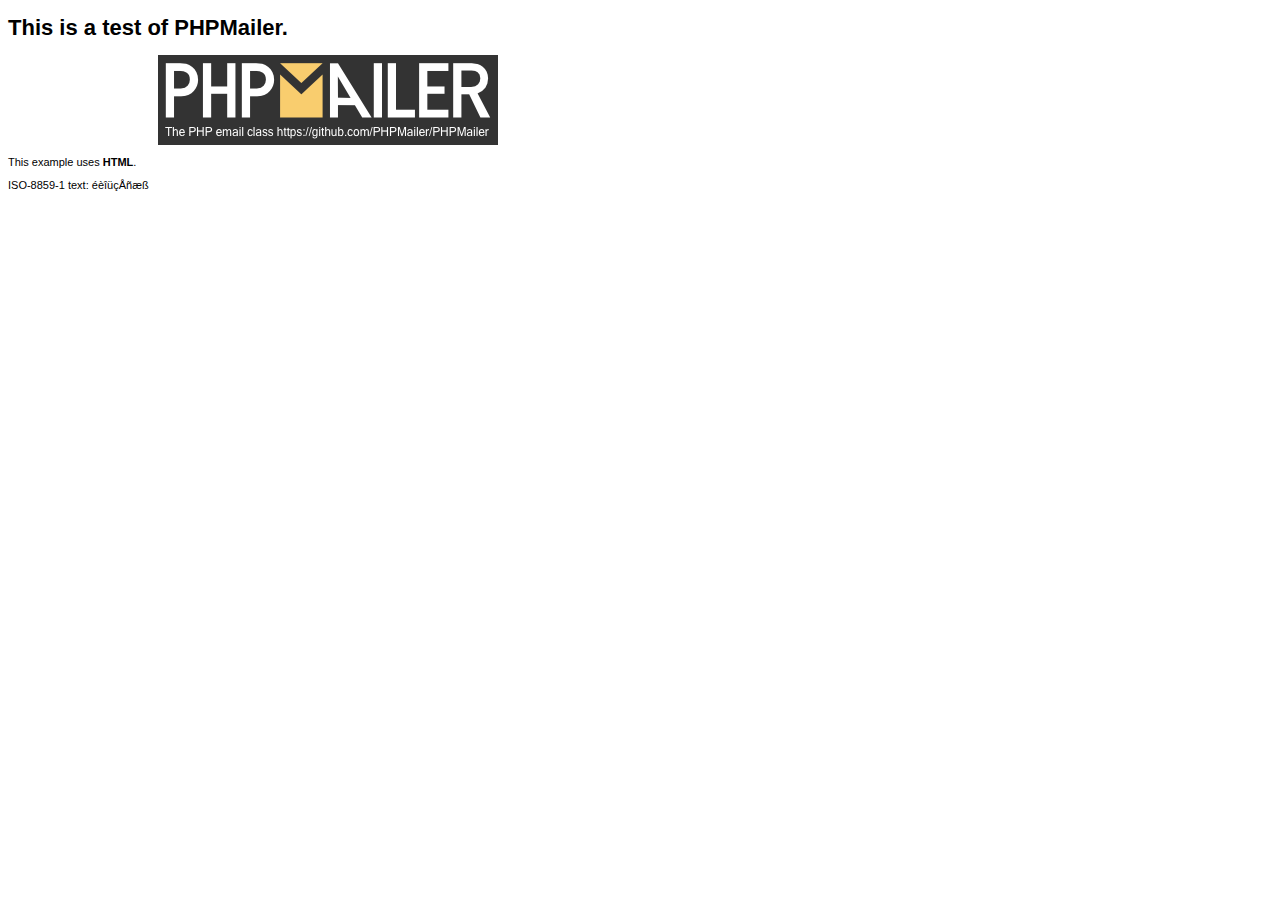
<file: php/PHPMailer-master/examples/contents.html>
<!DOCTYPE HTML PUBLIC "-//W3C//DTD HTML 4.01 Transitional//EN" "http://www.w3.org/TR/html4/loose.dtd">
<html>
<head>
  <meta http-equiv="Content-Type" content="text/html; charset=iso-8859-1">
  <title>PHPMailer Test</title>
</head>
<body>
<div style="width: 640px; font-family: Arial, Helvetica, sans-serif; font-size: 11px;">
  <h1>This is a test of PHPMailer.</h1>
  <div align="center">
    <a href="https://github.com/PHPMailer/PHPMailer/"><img src="images/phpmailer.png" height="90" width="340" alt="PHPMailer rocks"></a>
  </div>
  <p>This example uses <strong>HTML</strong>.</p>
  <p>ISO-8859-1 text: ���������</p>
</div>
</body>
</html>
</file>
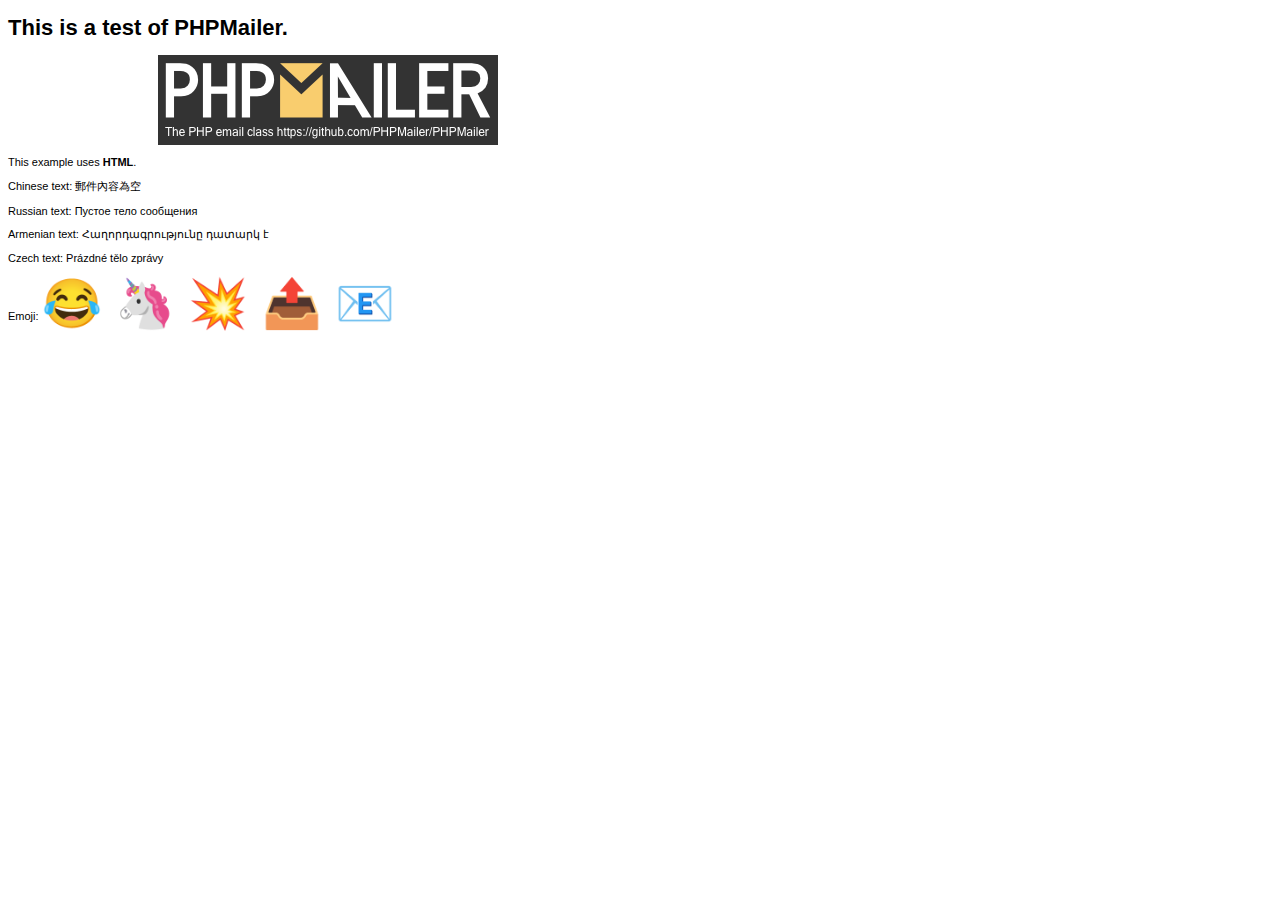
<file: php/PHPMailer-master/examples/contentsutf8.html>
<!DOCTYPE HTML PUBLIC "-//W3C//DTD HTML 4.01 Transitional//EN" "http://www.w3.org/TR/html4/loose.dtd">
<html>
<head>
  <meta http-equiv="Content-Type" content="text/html; charset=utf-8">
  <title>PHPMailer Test</title>
</head>
<body>
<div style="width: 640px; font-family: Arial, Helvetica, sans-serif; font-size: 11px;">
  <h1>This is a test of PHPMailer.</h1>
  <div align="center">
    <a href="https://github.com/PHPMailer/PHPMailer/"><img src="images/phpmailer.png" height="90" width="340" alt="PHPMailer rocks"></a>
  </div>
  <p>This example uses <strong>HTML</strong>.</p>
  <p>Chinese text: 郵件內容為空</p>
  <p>Russian text: Пустое тело сообщения</p>
  <p>Armenian text: Հաղորդագրությունը դատարկ է</p>
  <p>Czech text: Prázdné tělo zprávy</p>
  <p>Emoji: <span style="font-size: 48px">😂 🦄 💥 📤 📧</span></p>
</div>
</body>
</html>
</file>
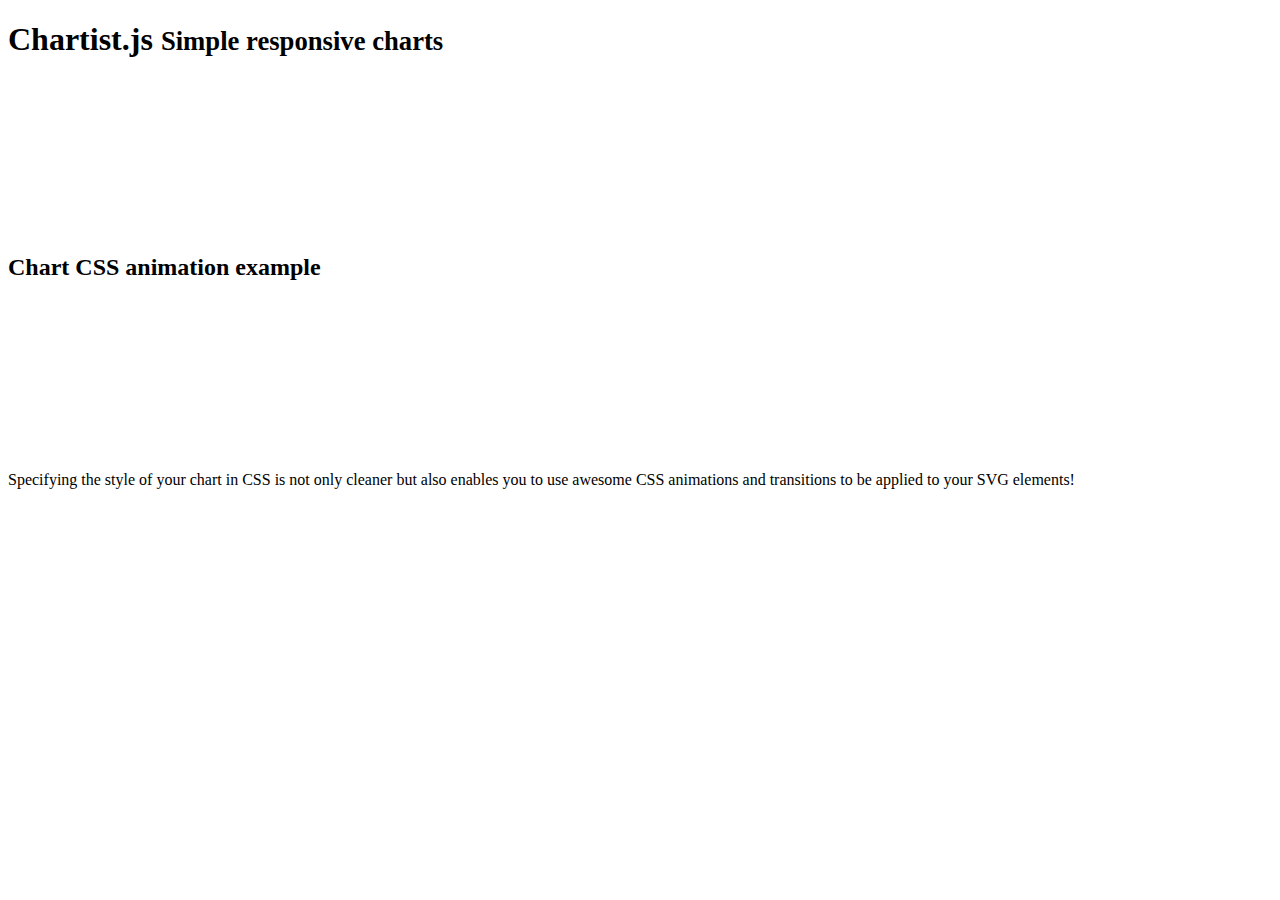
<file: admin/plugins/bower_components/chartist-plugin-tooltip-master/test/runner.html>
<!doctype html>
<html lang="en">
<head>
  <title>End2end Test Runner</title>
</head>
<body>
<header class="page-header">
  <h1>Chartist.js
    <small> Simple responsive charts</small>
  </h1>
  <div class="limiter">
    <figure>
      <svg id="chartist-guy"></svg>
    </figure>
  </div>
</header>

<article class="main" role="main">
  <section class="documentation-section">
    <header>
      <h2>Chart CSS animation example</h2>
    </header>
    <div class="content">
      <div class="chart-container">
        <svg id="chart"></svg>
      </div>
    </div>
    <aside class="side-notes">
      <p>Specifying the style of your chart in CSS is not only cleaner but also enables you to use awesome CSS
        animations
        and transitions to be applied to your SVG elements!</p>
    </aside>
  </section>
</article>
</body>
</html>
</file>
<file: resources/css/master.css>
body {
  overflow-x: hidden;
}

* {
  box-sizing: border-box;
  margin: 0;
  padding: 0;
  font-family: 'Raleway', sans-serif;
}
.ha-erro{
  border: 1px solid #f33155 !important;
}
.areaMenu {
  display: flex;
  justify-content: space-between;
  background: transparent;
  width: 100%;
  position: fixed;
  z-index: 100;
}

.areaMenu .logo {
  margin: 0 8rem;
}

.areaMenu .logo img {
  width: 22rem;
}

.areaMenu ul {
  display: flex;
  margin: 4rem;
}

.areaMenu ul li {
  padding: .8rem;
  list-style: none;
  cursor: pointer;
  margin: .5rem;
}

.areaMenu ul li:hover a {
  color: #DA9A30;
  text-decoration: none;
}

.areaMenu ul li.active a {
  color: #DA9A30;
  font-weight: 600;
}

.areaMenu ul li a {
  color: #fff;
  padding: .5rem;
}

.areaMenu ul .btLink {
  border: 2px solid #fff;
  border-radius: 3px;
  font-weight: 600;
}

.areaMenu ul .btLink:hover {
  background: #fff;
}

.areaMenu ul .btLink:hover a {
  color: #333;
}
.areaMenu ul .areaPerson{
  display: flex;
  align-items: center;
}
.areaMenu ul .areaPerson p{
 margin: 1rem;
}
.areaMenu ul .avatarPerson{
  width: 5rem;
  height: 5rem;
  border-radius: 5rem;
}

.smal {
  transition: .5s all;
  background: rgba(0, 0, 0, 0.8);
}

.smal * {
  transition: .5s all;
}

.smal .logo img {
  width: 13rem;
  padding: .5rem;
}

.smal ul {
  margin: 1.8rem;
}

.areaStart {
  background: url("../image/background2.jpg");
  background-attachment: fixed;
  background-size: cover;
  height: 100vh;
}

.areaStart .content {
  padding: 0 3rem;
  padding-top: 15rem;
  background: rgba(0, 0, 0, 0.5);
  width: 100vw;
  height: 100vh;
}

.areaStart .content p, .areaStart .content h1, .areaStart .content h2, .areaStart .content h3, .areaStart .content h4, .areaStart .content h5, .areaStart .content li, .areaStart .content small, .areaStart .content a {
  color: #fff;
}

.areaStart .content .area {
  width: 70%;
  margin: 2rem auto;
  display: flex;
  flex-direction: column;
  align-items: center;
  justify-content: center;
}

.areaStart .content .area h2 {
  font-size: 6rem;
  font-weight: lighter;
  padding: 1rem;
  margin: 3rem 0;
}

.areaStart .content .area p {
  font-weight: normal;
  padding: 1rem;
  text-align: center;
  font-size: 1.8rem;
}

.areaStart .content .area button {
  padding: 1rem 2rem;
  margin-top: 2rem;
  border-radius: 3px;
  font-size: 1.8rem;
  background: transparent;
  color: #fff;
  font-weight: 600;
  border: 2px solid #fff;
  text-transform: uppercase;
}

.areaStart .content .areaToDown {
  position: absolute;
  bottom: 2rem;
  width: 100%;
  text-align: center;
}

.areaStart .content .areaToDown i {
  color: #fff;
  font-size: 2.5rem;
  padding: 2rem;
  cursor: pointer;
}

.twoSection {
  background: #edf1f5;
  padding: 4rem 0;
  display: flex;
  align-items: center;
  justify-content: space-around;
  flex-direction: column;
}

.twoSection h1 {
  margin: 3rem 0;
}
.twoSection h4 {
 width: 80%;
 text-align: justify;
  color: #555;
  line-height: 2.5rem;
}
.twoSection div {
  margin: 0 auto;
}

.twoSection div article {
  display: flex;
}

.twoSection div article h3 {
  color: #DA9A30;
  margin-top: -.5rem;
  margin-left: -4.8rem;
}

.twoSection div section {
  background: #fff;
  margin: 4rem 4%;
  padding: 2.5rem;
  box-shadow: 0 5px 5px rgba(182, 182, 182, 0.4);
}

.twoSection div section i {
  border-radius: 5rem;
  background: #DA9A30;
  padding: 3rem;
  margin-bottom: -3rem;
  color: #fff;
  position: relative;
  top: -5rem;
  left: -6rem;
  font-size: 2rem;
}

.twoSection div section p {
  text-align: justify;
}

.twoSection div section ul{
  padding-left: 1.8rem;
}

.treeSection {
  background: url("../image/bacground1.jpg");
  background-attachment: fixed;
  background-size: cover;
}

.treeSection > div {
  background: rgba(0, 0, 0, 0.6);
  background: linear-gradient(to right, rgba(0, 0, 17, 0.8), rgba(0, 0, 0, 0.4));
  padding: 6rem 6rem;
  display: flex;
  flex-direction: column;
  justify-content: center;
}

.treeSection p {
  color: #fff;
  font-weight: 300;
  font-size: 1.6rem;
  width: 75%;
  line-height: 2.8rem;
  text-align: justify;
}

.treeSection h3 {
  color: #fff;
  font-weight: 600;
}

.treeSection button {
  background: transparent;
  border: 2px solid #fff;
  padding: .8rem 2rem;
  border-radius: 4px;
  margin: 1rem 0;
  width: 23rem;
}
.treeSection button a{
  color: #fff;
  text-transform: uppercase;
}

.forSection {
  padding: 5rem 0;
}

.forSection > div > div {
  display: flex;
  justify-content: center;
  align-items: center;
  flex-direction: column;
  margin: 5rem 0;
}

.forSection > div > div .item img {
  width: 8rem;
  height: 8rem;
  border-radius: 50%;
  margin: 1rem auto;
}

.forSection > div > div .item p {
  width: 80%;
  text-align: center;
  margin: 1rem auto;
}

.forSection > div > div .carousel-indicators {
  bottom: -5rem !important;
}

.forSection > div > div .carousel-indicators li {
  border: 1px solid #DA9A30 !important;
  padding: 4px !important;
}

.forSection > div > div .carousel-indicators li.active {
  background: #DA9A30;
}

.center {
  text-align: center;
}

footer {
  background: #111;
  padding: 2rem;
  text-align: center;
}

footer * {
  color: #fff;
}

.float {
  animation: float_9620 2s linear infinite;
  transform-origin: 50% 50%;
}

@keyframes float_9620 {
  0% {
    transform: translateY(0);
  }
  50% {
    transform: translateY(-10px);
  }
  100% {
    transform: translateY(0);
  }
}
</file>
<file: resources/css/login.css>
body {
  background: #eee !important;
}

.smal {
  background: #fff;
  box-shadow: 0 1px 3px rgba(0, 0, 0, 0.12), 0 1px 2px rgba(0, 0, 0, 0.24);
}

.smal .logo img {
  width: 13.5rem;
  height: 7.3rem;
}

.smal nav ul {
  padding: 0;
  margin: 0;
}

.smal nav ul li {
  margin: 0;
  padding: 2.5rem 1rem;
}

.smal nav ul li a {
  color: #666;
  margin: 0;
  padding: 1rem;
  font-weight: 600;
  font-size: 1.35rem;
}

.smal nav ul li.active {
  border-bottom: 3px solid #DA9A30;
  padding-bottom: 0rem;
}

.areaTop {
  background: url("../image/img8.jpg");
  background-attachment: fixed;
  background-size: contain;
  padding-top: 7.3rem;
}

.areaTop > div {
  padding: 1rem 5rem;
  background: rgba(0, 0, 0, 0.5);
}

.areaTop > div * {
  color: #fff;
}
.helpPage{
  background: url("../image/img6.jpg");
 background-size: cover;
  height: 32rem;
}
.helpPage div{
  padding: 8rem 5rem;
  background: linear-gradient(to right, rgba(0, 0, 17, 0.6), rgba(0, 0, 0, 0.1));
}
.helpPage div{

}
.areaForm {
  padding: 3rem 2rem;
}

.areaForm .LoginForm, .areaForm .register {
  width: 60rem;
  margin: auto;
  padding: 4rem 3rem;
  background: #fff;
  margin-bottom: 10rem;
}

.areaForm .register {
  width: 80rem;
}

.areaForm .btFace {
  background: #2F4383;
  color: #fff;
  margin: 2rem auto;
}

.areaForm .btFace:hover {
  color: #fff;
  background: #2D4373;
}

.areaForm p {
  padding: 1.5rem;
}

.areaForm button {
  padding: .8rem 2rem;
  float: right;
  margin: 1rem 3rem;
}

.areaForm .form-group {
  margin-bottom: 15px;
}

.radio {
  margin-bottom: 1.5rem !important;
}

.radio label {
  margin-right: 2rem;
}

.labelObribatory {
  margin-left: 1rem;
}

.labelObribatory:before {
  content: "*";
  color: red;
  font-size: 2.2rem;
  position: absolute;
  left: .3rem;
  padding-right: 2rem;
}

.areaInfo li {
  font-size: 1.3rem;
}

.selected {
  background: #41b3f9 !important;
  color: #fff !important;
}

.selected:hover {
  background: #67C2FA !important;
  color: #fff !important;
}

.out {
  display: none;
}

.areaConteudo{
  padding: 3rem 6rem !important;
}
.areaConteudo section{
    margin: 2rem 0;
}
.areaConteudo section ul{
  padding-left: 3rem;
}
.areaConteudo section b, .areaConteudo section p{
  font-size: 1.5rem;
}
.areaConteudo section b{
  font-weight: 600;
  padding: 1rem 0;
}
.areaConteudo section p{
  padding-left: 1.5rem;
}
</file>
<file: admin/html/css/style.css>
@import url(https://fonts.googleapis.com/css?family=Rubik:300,400,500,700,900);@import "spinners.css";.preloader{width:100%;height:100%;top:0;position:fixed;z-index:99999;background:#fff}.preloader .cssload-speeding-wheel{position:absolute;top:calc(50% - 3.5px);left:calc(50% - 3.5px)}*{outline:0!important}body{background:#2f323e;font-family:Rubik,sans-serif;margin:0;overflow-x:hidden;color:#313131;font-weight:300}html{position:relative;min-height:100%;background:#fff}h1,h2,h3,h4,h5,h6{color:#313131;font-family:Rubik,sans-serif;margin:10px 0;font-weight:300}h1{line-height:48px;font-size:36px}h2{line-height:36px;font-size:24px}h3{line-height:30px;font-size:21px}h4{line-height:22px;font-size:18px}h5{font-size:16px;font-size:14px}.dn{display:none}.db{display:block}.light_op_text{color:rgba(255,255,255,.5)}blockquote{border-left:5px solid #2cabe3!important;border:1px solid rgba(120,130,140,.13)}p{line-height:1.6}b{font-weight:500}a:active,a:focus,a:hover{outline:0;text-decoration:none}.clear{clear:both}.font-12{font-size:12px}hr{border-color:rgba(120,130,140,.13)}.b-t{border-top:1px solid rgba(120,130,140,.13)}.b-b{border-bottom:1px solid rgba(120,130,140,.13)}.b-l{border-left:1px solid rgba(120,130,140,.13)}.b-r{border-right:1px solid rgba(120,130,140,.13)}.b-all{border:1px solid rgba(120,130,140,.13)}.b-none{border:0!important}.max-height{height:310px;overflow:auto}.p-0{padding:0!important}.p-10{padding:10px!important}.p-20{padding:20px!important}.p-30{padding:30px!important}.p-l-0{padding-left:0!important}.p-l-10{padding-left:10px!important}.p-l-20{padding-left:20px!important}.p-l-30{padding-left:30px!important}.p-r-0{padding-right:0!important}.p-r-10{padding-right:10px!important}.p-r-20{padding-right:20px!important}.p-r-30{padding-right:30px!important}.p-r-40{padding-right:40px!important}.p-t-0{padding-top:0!important}.p-t-10{padding-top:10px!important}.p-t-20{padding-top:20px!important}.p-t-30{padding-top:30px!important}.p-b-0{padding-bottom:0!important}.p-b-10{padding-bottom:10px!important}.p-b-20{padding-bottom:20px!important}.p-b-30{padding-bottom:30px!important}.p-b-40{padding-bottom:40px!important}.m-0{margin:0!important}.m-l-5{margin-left:5px!important}.m-l-10{margin-left:10px!important}.m-l-15{margin-left:15px!important}.m-l-20{margin-left:20px!important}.m-l-30{margin-left:30px!important}.m-l-40{margin-left:40px!important}.m-r-5{margin-right:5px!important}.m-r-10{margin-right:10px!important}.m-r-15{margin-right:15px!important}.m-r-20{margin-right:20px!important}.m-r-30{margin-right:30px!important}.m-r-40{margin-right:40px!important}.m-t-5{margin-top:5px!important}.m-t-0{margin-top:0!important}.m-t-10{margin-top:10px!important}.m-t-15{margin-top:15px!important}.m-t-20{margin-top:20px!important}.m-t-30{margin-top:30px!important}.m-t-40{margin-top:40px!important}.m-b-0{margin-bottom:0!important}.m-b-5{margin-bottom:5px!important}.m-b-10{margin-bottom:10px!important}.m-b-15{margin-bottom:15px!important}.m-b-20{margin-bottom:20px!important}.m-b-30{margin-bottom:30px!important}.m-b-40{margin-bottom:40px!important}.vt{vertical-align:top}.vb{vertical-align:bottom}.font-bold{font-weight:700}.font-medium{font-weight:500}.font-normal{font-weight:400}.font-light{font-weight:300}.pull-in{margin-left:-15px;margin-right:-15px}.b-0{border:none!important}.vertical-middle,.vm{vertical-align:middle}.mdi{font-size:17px}.bx-shadow{-moz-box-shadow:0 1px 2px 0 rgba(0,0,0,.1);-webkit-box-shadow:0 1px 2px 0 rgba(0,0,0,.1);box-shadow:0 1px 2px 0 rgba(0,0,0,.1)}.mx-box{max-height:380px;min-height:380px}.thumb-sm{height:32px;width:32px}.thumb-md{height:48px;width:48px}.thumb-lg{height:88px;width:88px}.txt-oflo{text-overflow:ellipsis;overflow:hidden;white-space:nowrap}.di{display:inline-block}.get-code{color:#263238;cursor:pointer;border-radius:100%;background:#fff;padding:4px 5px;font-size:10px;margin:0 5px;vertical-align:middle}.badge{text-transform:uppercase;font-weight:600;padding:3px 5px;font-size:12px;margin-top:1px;background-color:#fb4}.badge-xs{font-size:9px}.badge-sm,.badge-xs{-webkit-transform:translate(0,-2px);-ms-transform:translate(0,-2px);-o-transform:translate(0,-2px);transform:translate(0,-2px)}.badge-success{background-color:#7ace4c}.badge-info{background-color:#41b3f9}.badge-warning{background-color:#fb4}.badge-danger{background-color:#f33155}.badge-purple{background-color:#707cd2}.badge-red{background-color:#f33155}.badge-inverse{background-color:#4c5667}.notify{position:relative;margin-top:-30px}.notify .heartbit{position:absolute;top:-20px;right:-16px;height:25px;width:25px;z-index:10;border:5px solid #f33155;border-radius:70px;-moz-animation:heartbit 1s ease-out;-moz-animation-iteration-count:infinite;-o-animation:heartbit 1s ease-out;-o-animation-iteration-count:infinite;-webkit-animation:heartbit 1s ease-out;-webkit-animation-iteration-count:infinite;animation-iteration-count:infinite}.notify .point{width:6px;height:6px;-webkit-border-radius:30px;-moz-border-radius:30px;border-radius:30px;background-color:#f33155;position:absolute;right:-6px;top:-10px}@-moz-keyframes heartbit{0%{-moz-transform:scale(0);opacity:0}25%{-moz-transform:scale(.1);opacity:.1}50%{-moz-transform:scale(.5);opacity:.3}75%{-moz-transform:scale(.8);opacity:.5}100%{-moz-transform:scale(1);opacity:0}}@-webkit-keyframes heartbit{0%{-webkit-transform:scale(0);opacity:0}25%{-webkit-transform:scale(.1);opacity:.1}50%{-webkit-transform:scale(.5);opacity:.3}75%{-webkit-transform:scale(.8);opacity:.5}100%{-webkit-transform:scale(1);opacity:0}}.text-white{color:#fff}.text-danger{color:#f33155}.text-muted{color:#8d9ea7}.text-warning{color:#fb4}.text-success{color:#7ace4c}.text-info{color:#41b3f9}.text-inverse{color:#4c5667}.text-blue{color:#02bec9}.text-purple{color:#707cd2}.text-primary{color:#7460ee}.text-megna{color:#01c0c8}.text-dark{color:#313131!important}.fw-500{font-weight:500}.bg-primary{background-color:#7460ee!important}.bg-success{background-color:#7ace4c!important}.bg-info{background-color:#41b3f9!important}.bg-warning{background-color:#fb4!important}.bg-danger,.bg-theme-alt{background-color:#f33155!important}.bg-theme{background-color:#2cabe3!important}.bg-theme-dark{background-color:#4f5467!important}.bg-inverse{background-color:#4c5667!important}.bg-purple{background-color:#707cd2!important}.bg-white{background-color:#fff!important}.bg-light{background-color:#e4e7ea!important}.bg-extralight{background-color:#f7fafc!important}.label{letter-spacing:.05em;border-radius:60px;padding:4px 12px 3px;font-weight:500}.label-rouded,.label-rounded{border-radius:60px;padding:4px 12px 3px;font-weight:500}.label-custom{background-color:#01c0c8}.label-success{background-color:#7ace4c}.label-info{background-color:#41b3f9}.label-warning{background-color:#fb4}.label-danger{background-color:#f33155}.label-megna{background-color:#01c0c8}.label-primary{background-color:#7460ee}.label-purple{background-color:#707cd2}.label-red{background-color:#f33155}.label-inverse{background-color:#4c5667}.label-white{background-color:#fff}.label-default{background-color:#e4e7ea}.dropdown-menu{border:1px solid rgba(120,130,140,.13);border-radius:0;box-shadow:0 3px 12px rgba(0,0,0,.05)!important;-webkit-box-shadow:0!important;-moz-box-shadow:0!important;padding-bottom:8px;margin-top:0}.dropdown-menu>li>a{padding:9px 20px}.dropdown-menu>li>a:focus,.dropdown-menu>li>a:hover{background:#f7fafc}.navbar-top-links .progress{margin-bottom:6px}label{font-weight:500}.btn{border-radius:3px}.form-control{background-color:#fff;border:1px solid #e4e7ea;border-radius:0;box-shadow:4px;color:#565656;height:38px;max-width:100%;padding:7px 12px;transition:all 300ms linear 0s}.form-control:focus{box-shadow:none;border-color:#263238}.input-sm{height:30px;padding:5px 10px;font-size:12px;line-height:1.5}.input-lg{height:44px;padding:5px 10px;font-size:18px}.bootstrap-tagsinput{border:1px solid #e4e7ea;border-radius:0;box-shadow:none;display:block;padding:7px 12px}.bootstrap-touchspin .input-group-btn-vertical>.btn{padding:9px 10px}.bootstrap-touchspin .input-group-btn-vertical .bootstrap-touchspin-down,.bootstrap-touchspin .input-group-btn-vertical .bootstrap-touchspin-up{border-radius:0}.input-group-btn .btn{padding:8px 12px}.form-group,.form-horizontal .form-group{margin-bottom:25px}.list-group-item,.list-group-item:first-child,.list-group-item:last-child{border-radius:0;border-color:rgba(120,130,140,.13)}.list-group-item.active,.list-group-item.active:focus,.list-group-item.active:hover{background:#41b3f9;border-color:#41b3f9}.list-task .list-group-item,.list-task .list-group-item:first-child{border-radius:0;border:0}.list-task .list-group-item:last-child{border-radius:0;border:0}.media{border:1px solid rgba(120,130,140,.13);margin-bottom:10px;padding:15px}.media .media-heading{font-weight:500}.well,pre{background:#fff;border-radius:0}.nav-tabs>li>a{border-radius:0;color:#263238}.nav-tabs>li>a:focus,.nav-tabs>li>a:hover{background:#fff}.modal-content{border-radius:0;box-shadow:0 5px 15px rgba(0,0,0,.1)}.alert{border-radius:0}.carousel-control{width:8%}.carousel-control span{position:absolute;top:50%;z-index:5;display:inline-block;font-size:30px}.popover{border-radius:0;z-index:100}.popover-title{padding:5px 14px}.container-fluid{padding-left:25px;padding-right:25px;padding-bottom:15px}.btn-group-vertical>.btn:first-child:not(:last-child),.btn-group-vertical>.btn:last-child:not(:first-child){border-radius:0}.table-responsive{overflow-y:hidden}.pagination>li:first-child>a,.pagination>li:first-child>span{border-bottom-left-radius:0;border-top-left-radius:0}.pagination>li:last-child>a,.pagination>li:last-child>span{border-bottom-right-radius:0;border-top-right-radius:0}.pagination>li>a,.pagination>li>span{color:#263238}.pagination>li>a:focus,.pagination>li>a:hover,.pagination>li>span:focus,.pagination>li>span:hover{background-color:#e4e7ea}.pagination-split li{margin-left:5px;display:inline-block;float:left}.pagination-split li:first-child{margin-left:0}.pagination-split li a{-moz-border-radius:0;-webkit-border-radius:0;border-radius:0}.pagination>.active>a,.pagination>.active>a:focus,.pagination>.active>a:hover,.pagination>.active>span,.pagination>.active>span:focus,.pagination>.active>span:hover{background-color:#2cabe3;border-color:#2cabe3}.pager li>a,.pager li>span{-moz-border-radius:0;-webkit-border-radius:0;border-radius:0;color:#263238}.table-box{display:table;width:100%}.cell{display:table-cell;vertical-align:middle}.jqstooltip{width:auto!important;height:auto!important}#wrapper{width:100%}#page-wrapper{padding:0 0 60px;min-height:568px;background:#edf1f5}.footer{bottom:0;color:#58666e;left:240px;padding:20px 30px;position:absolute;right:0;background:#fff}.bg-title{background:#fff;overflow:hidden;padding:15px 10px 9px;margin-bottom:25px;margin-left:-25.5px;margin-right:-25.5px}.bg-title h4{text-transform:uppercase;font-size:14px;font-weight:500;margin-top:6px}.bg-title .breadcrumb{background:0 0;margin-bottom:0;float:right;padding:0;margin-top:8px}.bg-title .breadcrumb a{color:rgba(0,0,0,.5)}.bg-title .breadcrumb a:hover{color:#000}.bg-title .breadcrumb .active{color:#2cabe3}.logo b{height:60px;float:left;padding-left:10px;width:auto;line-height:59px;text-align:center}.logo i{color:#fff}.top-left-part{width:240px;float:left;border-right:1px solid rgba(0,0,0,.08)}.top-left-part a{color:#fff;line-height:59px;font-size:18px;padding-left:10px;text-transform:uppercase}.top-left-part .light-logo{display:none}.navbar-header{width:100%;background:#3c4451;border:0}.navbar-default{border:0}.navbar-top-links{margin-right:0}.navbar-top-links .badge{position:absolute;right:6px;top:15px}.navbar-top-links>li{float:left}.navbar-top-links>li>a{color:#fff;padding:0 14px;line-height:60px;min-height:60px}.navbar-top-links>li>a:hover{background:rgba(0,0,0,.1)}.navbar-top-links>li>a:focus{background:rgba(0,0,0,0)}.nav .open>a,.nav .open>a:focus,.nav .open>a:hover{background:rgba(255,255,255,.2)}.navbar-top-links .dropdown-menu li{display:block}.navbar-top-links .dropdown-menu li:last-child{margin-right:0}.navbar-top-links .dropdown-menu li a div{white-space:normal}.navbar-top-links .dropdown-alerts,.navbar-top-links .dropdown-messages,.navbar-top-links .dropdown-tasks{width:310px;min-width:0}.navbar-top-links .dropdown-user{right:0;left:auto;width:280px}.navbar-top-links .dropdown-user .dw-user-box{padding:15px}.navbar-top-links .dropdown-user .dw-user-box .u-img{width:80px;display:inline-block;vertical-align:top}.navbar-top-links .dropdown-user .dw-user-box .u-img img{width:100%;border-radius:5px}.navbar-top-links .dropdown-user .dw-user-box .u-text{display:inline-block;padding-left:10px}.navbar-top-links .dropdown-user .dw-user-box .u-text h4{margin:0}.navbar-top-links .dropdown-user .dw-user-box .u-text p{margin-bottom:3px}.navbar-header .navbar-toggle{float:none;padding:0 15px;line-height:60px;border:0;color:rgba(255,255,255,.5);margin:0;display:inline-block;border-radius:0}.navbar-header .navbar-toggle:focus,.navbar-header .navbar-toggle:hover{background:rgba(0,0,0,.3);color:#fff}.app-search{position:relative;margin:0}.app-search a{position:absolute;top:20px;right:10px;color:#4c5667}.app-search .form-control,.app-search .form-control:focus{border:none;font-size:13px;color:#4c5667;padding-left:20px;padding-right:40px;background:rgba(255,255,255,.9);box-shadow:none;height:30px;font-weight:600;width:180px;display:inline-block;line-height:30px;margin-top:15px;border-radius:40px;transition:.5s ease-out}.app-search .form-control::-moz-placeholder{color:#4c5667;opacity:.5}.app-search .form-control::-webkit-input-placeholder{color:#4c5667;opacity:.5}.app-search .form-control::-ms-placeholder{color:#4c5667;opacity:.5}.nav-small-cap{color:#a6afbb;cursor:default;font-weight:500;text-transform:uppercase;font-size:13px;letter-spacing:.035em;padding:12px 15px!important;pointer-events:none;margin:20px 0 0 -15px}.profile-pic{padding:0 20px;line-height:50px}.profile-pic img{margin-right:10px}.drop-title{border-bottom:1px solid rgba(0,0,0,.1);color:#263238;font-size:15px;font-weight:600;padding:11px 20px 15px}.btn-outline{color:inherit;background-color:transparent;transition:all .5s}.btn-rounded{border-radius:60px}.btn-custom,.btn-custom.disabled{background:#2cabe3;border:1px solid #2cabe3;color:#fff}.btn-custom.disabled.focus,.btn-custom.disabled:focus,.btn-custom.disabled:hover,.btn-custom.focus,.btn-custom:focus,.btn-custom:hover{background:#2cabe3;opacity:.8;color:#fff;border:1px solid #2cabe3}.btn-primary,.btn-primary.disabled{background:#7460ee;border:1px solid #7460ee}.btn-primary.disabled.focus,.btn-primary.disabled:focus,.btn-primary.disabled:hover,.btn-primary.focus,.btn-primary:focus,.btn-primary:hover{background:#7460ee;opacity:.8;border:1px solid #7460ee}.btn-success,.btn-success.disabled{background:#7ace4c;border:1px solid #7ace4c}.btn-success.disabled.focus,.btn-success.disabled:focus,.btn-success.disabled:hover,.btn-success.focus,.btn-success:focus,.btn-success:hover{background:#7ace4c;opacity:.8;border:1px solid #7ace4c}.btn-info,.btn-info.disabled{background:#41b3f9;border:1px solid #41b3f9}.btn-info.disabled.focus,.btn-info.disabled:focus,.btn-info.disabled:hover,.btn-info.focus,.btn-info:focus,.btn-info:hover{background:#41b3f9;opacity:.8;border:1px solid #41b3f9}.btn-warning,.btn-warning.disabled{background:#fb4;border:1px solid #fb4}.btn-warning.disabled.focus,.btn-warning.disabled:focus,.btn-warning.disabled:hover,.btn-warning.focus,.btn-warning:focus,.btn-warning:hover{background:#fb4;opacity:.8;border:1px solid #fb4}.btn-danger,.btn-danger.disabled{background:#f33155;border:1px solid #f33155}.btn-danger.disabled.focus,.btn-danger.disabled:focus,.btn-danger.disabled:hover,.btn-danger.focus,.btn-danger:focus,.btn-danger:hover{background:#f33155;opacity:.8;border:1px solid #f33155}.btn-default,.btn-default.disabled{background:#e4e7ea;border:1px solid #e4e7ea}.btn-default.disabled.focus,.btn-default.disabled:focus,.btn-default.disabled:hover,.btn-default.focus,.btn-default:focus,.btn-default:hover{opacity:.8;border:1px solid #e4e7ea;background:#e4e7ea}.btn-default.btn-outline{background-color:#fff}.btn-default.btn-outline.focus,.btn-default.btn-outline:focus,.btn-default.btn-outline:hover{background:#e4e7ea}.btn-primary.btn-outline{color:#7460ee;background-color:#fff}.btn-primary.btn-outline.focus,.btn-primary.btn-outline:focus,.btn-primary.btn-outline:hover{background:#7460ee;color:#fff}.btn-success.btn-outline{color:#7ace4c;background-color:transparent}.btn-success.btn-outline.focus,.btn-success.btn-outline:focus,.btn-success.btn-outline:hover{background:#7ace4c;color:#fff}.btn-info.btn-outline{color:#41b3f9;background-color:transparent}.btn-info.btn-outline.focus,.btn-info.btn-outline:focus,.btn-info.btn-outline:hover{background:#41b3f9;color:#fff}.btn-warning.btn-outline{color:#fb4;background-color:transparent}.btn-warning.btn-outline.focus,.btn-warning.btn-outline:focus,.btn-warning.btn-outline:hover{background:#fb4;color:#fff}.btn-danger.btn-outline{color:#f33155;background-color:transparent}.btn-danger.btn-outline.focus,.btn-danger.btn-outline:focus,.btn-danger.btn-outline:hover{background:#f33155;color:#fff}.button-box .btn{margin:0 8px 8px 0}.btn-danger.btn-outline:hover,.btn-info.btn-outline:hover,.btn-primary.btn-outline:hover,.btn-success.btn-outline:hover,.btn-warning.btn-outline:hover{color:#fff}.btn-label{background:rgba(0,0,0,.05);display:inline-block;margin:-6px 12px -6px -14px;padding:7px 15px}.btn-facebook{color:#fff!important;background-color:#3b5998!important}.btn-twitter{color:#fff!important;background-color:#55acee!important}.btn-linkedin{color:#fff!important;background-color:#007bb6!important}.btn-dribbble{color:#fff!important;background-color:#ea4c89!important}.btn-googleplus{color:#fff!important;background-color:#dd4b39!important}.btn-instagram{color:#fff!important;background-color:#3f729b!important}.btn-pinterest{color:#fff!important;background-color:#cb2027!important}.btn-dropbox{color:#fff!important;background-color:#007ee5!important}.btn-flickr{color:#fff!important;background-color:#ff0084!important}.btn-tumblr{color:#fff!important;background-color:#32506d!important}.btn-skype{color:#fff!important;background-color:#00aff0!important}.btn-youtube{color:#fff!important;background-color:#b00!important}.btn-github{color:#fff!important;background-color:#171515!important}.btn-primary.active.focus,.btn-primary.active:focus,.btn-primary.active:hover,.btn-primary.focus,.btn-primary.focus:active,.btn-primary:active:focus,.btn-primary:active:hover,.btn-primary:focus,.open>.dropdown-toggle.btn-primary.focus,.open>.dropdown-toggle.btn-primary:focus,.open>.dropdown-toggle.btn-primary:hover{background-color:#7460ee;border:1px solid #7460ee}.btn-success.active.focus,.btn-success.active:focus,.btn-success.active:hover,.btn-success.focus,.btn-success.focus:active,.btn-success:active:focus,.btn-success:active:hover,.btn-success:focus,.open>.dropdown-toggle.btn-success.focus,.open>.dropdown-toggle.btn-success:focus,.open>.dropdown-toggle.btn-success:hover{background-color:#7ace4c;border:1px solid #7ace4c}.btn-info.active.focus,.btn-info.active:focus,.btn-info.active:hover,.btn-info.focus,.btn-info.focus:active,.btn-info:active:focus,.btn-info:active:hover,.btn-info:focus,.open>.dropdown-toggle.btn-info.focus,.open>.dropdown-toggle.btn-info:focus,.open>.dropdown-toggle.btn-info:hover{background-color:#41b3f9;border:1px solid #41b3f9}.btn-warning.active.focus,.btn-warning.active:focus,.btn-warning.active:hover,.btn-warning.focus,.btn-warning.focus:active,.btn-warning:active:focus,.btn-warning:active:hover,.btn-warning:focus,.open>.dropdown-toggle.btn-warning.focus,.open>.dropdown-toggle.btn-warning:focus,.open>.dropdown-toggle.btn-warning:hover{background-color:#fb4;border:1px solid #fb4}.btn-danger.active.focus,.btn-danger.active:focus,.btn-danger.active:hover,.btn-danger.focus,.btn-danger.focus:active,.btn-danger:active:focus,.btn-danger:active:hover,.btn-danger:focus,.open>.dropdown-toggle.btn-danger.focus,.open>.dropdown-toggle.btn-danger:focus,.open>.dropdown-toggle.btn-danger:hover{background-color:#f33155;border:1px solid #f33155}.btn-inverse,.btn-inverse.active,.btn-inverse.focus,.btn-inverse:active,.btn-inverse:focus,.btn-inverse:hover,.open>.dropdown-toggle.btn-inverse{background-color:#4c5667;border:1px solid #4c5667;color:#fff}.chat{margin:0;padding:0;list-style:none}.chat li{margin-bottom:10px;padding-bottom:5px;border-bottom:1px dotted rgba(120,130,140,.13)}.chat li.left .chat-body{margin-left:60px}.chat li.right .chat-body{margin-right:60px}.chat li .chat-body p{margin:0}.chat .glyphicon,.panel .slidedown .glyphicon{margin-right:5px}.chat-panel .panel-body{height:350px;overflow-y:scroll}.login-panel{margin-top:25%}.flot-chart{display:block;height:400px}.flot-chart-content{width:100%;height:100%}table.dataTable thead .sorting,table.dataTable thead .sorting_asc,table.dataTable thead .sorting_asc_disabled,table.dataTable thead .sorting_desc,table.dataTable thead .sorting_desc_disabled{background:0 0}table.dataTable thead .sorting_asc:after{content:"\f0de";float:right;font-family:fontawesome}table.dataTable thead .sorting_desc:after{content:"\f0dd";float:right;font-family:fontawesome}table.dataTable thead .sorting:after{content:"\f0dc";float:right;font-family:fontawesome;color:rgba(50,50,50,.5)}.btn-circle{width:30px;height:30px;padding:6px 0;border-radius:15px;text-align:center;font-size:12px;line-height:1.428571429}.btn-circle.btn-lg{width:50px;height:50px;padding:10px 16px;border-radius:25px;font-size:18px;line-height:1.33}.btn-circle.btn-xl{width:70px;height:70px;padding:10px 16px;border-radius:35px;font-size:24px;line-height:1.33}.show-grid [class^=col-]{padding-top:10px;padding-bottom:10px;border:1px solid rgba(120,130,140,.13);background-color:#f7fafc}.show-grid{margin:15px 0}.huge{font-size:40px}.white-box{background:#fff;padding:25px;margin-bottom:30px}.white-box .box-title{margin:0 0 12px;font-weight:500;text-transform:uppercase;font-size:16px}.panel{border-radius:0;margin-bottom:30px;border:0;box-shadow:none}.panel .panel-heading{border-radius:0;font-weight:500;font-size:16px;padding:20px 25px}.panel .panel-heading .panel-title{font-size:16px;color:#263238}.panel .panel-heading a i{font-size:12px;margin-left:8px}.panel .panel-action{float:right}.panel .panel-action a{opacity:.5}.panel .panel-action a:hover{opacity:1}.panel .panel-body{padding:25px}.panel .panel-body:first-child h3{margin-top:0;font-weight:500;font-family:Rubik,sans-serif;font-size:14px;text-transform:uppercase}.panel .panel-footer{background:#fff;border-radius:0;padding:20px 25px}.panel-green,.panel-success{border-color:#7ace4c}.panel-green .panel-heading,.panel-success .panel-heading{border-color:#7ace4c;color:#fff;background-color:#7ace4c}.panel-green .panel-heading a,.panel-success .panel-heading a{color:#fff}.panel-green .panel-heading a:hover,.panel-success .panel-heading a:hover{color:rgba(255,255,255,.5)}.panel-green a,.panel-success a{color:#7ace4c}.panel-green a:hover,.panel-success a:hover{color:#56a12c}.panel-black,.panel-inverse{border-color:#4c5667}.panel-black .panel-heading,.panel-inverse .panel-heading{border-color:#4c5667;color:#fff;background-color:#4c5667}.panel-black .panel-heading a,.panel-inverse .panel-heading a{color:#fff}.panel-black .panel-heading a:hover,.panel-inverse .panel-heading a:hover{color:rgba(255,255,255,.5)}.panel-black a,.panel-inverse a{color:#4c5667}.panel-black a:hover,.panel-inverse a:hover{color:#2c313b}.panel-darkblue,.panel-primary{border-color:#7460ee}.panel-darkblue .panel-heading,.panel-primary .panel-heading{border-color:#7460ee;color:#fff;background-color:#7460ee}.panel-darkblue .panel-heading a,.panel-primary .panel-heading a{color:#fff}.panel-darkblue .panel-heading a:hover,.panel-primary .panel-heading a:hover{color:rgba(255,255,255,.5)}.panel-darkblue a,.panel-primary a{color:#7460ee}.panel-darkblue a:hover,.panel-primary a:hover{color:#381be7}.panel-blue,.panel-info{border-color:#41b3f9}.panel-blue .panel-heading,.panel-info .panel-heading{border-color:#41b3f9;color:#fff;background-color:#41b3f9}.panel-blue .panel-heading a,.panel-info .panel-heading a{color:#fff}.panel-blue .panel-heading a:hover,.panel-info .panel-heading a:hover{color:rgba(255,255,255,.5)}.panel-blue a,.panel-info a{color:#41b3f9}.panel-blue a:hover,.panel-info a:hover{color:#0791e6}.panel-danger,.panel-red{border-color:#f33155}.panel-danger .panel-heading,.panel-red .panel-heading{border-color:#f33155;color:#fff;background-color:#f33155}.panel-danger .panel-heading a,.panel-red .panel-heading a{color:#fff}.panel-danger .panel-heading a:hover,.panel-red .panel-heading a:hover{color:rgba(255,255,255,.5)}.panel-danger a,.panel-red a{color:#f33155}.panel-danger a:hover,.panel-red a:hover{color:#cc0c2f}.panel-warning,.panel-yellow{border-color:#fb4}.panel-warning .panel-heading,.panel-yellow .panel-heading{border-color:#fb4;color:#fff;background-color:#fb4}.panel-warning .panel-heading a,.panel-yellow .panel-heading a{color:#fff}.panel-warning .panel-heading a:hover,.panel-yellow .panel-heading a:hover{color:rgba(255,255,255,.5)}.panel-warning a,.panel-yellow a{color:#fb4}.panel-warning a:hover,.panel-yellow a:hover{color:#f69d00}.panel-theme,.panel-themecolor{border-color:#2cabe3}.panel-theme .panel-heading,.panel-themecolor .panel-heading{border-color:#2cabe3;color:#fff;background-color:#2cabe3}.panel-theme .panel-heading a,.panel-themecolor .panel-heading a{color:#fff}.panel-theme .panel-heading a:hover,.panel-themecolor .panel-heading a:hover{color:rgba(255,255,255,.5)}.panel-theme a,.panel-themecolor a{color:#2cabe3}.panel-theme a:hover,.panel-themecolor a:hover{color:#177eac}.panel-default,.panel-white{border-color:rgba(120,130,140,.13)}.panel-default .panel-heading,.panel-white .panel-heading{color:#263238;background-color:#fff;border-bottom:1px solid rgba(120,130,140,.13)}.panel-default .panel-body,.panel-white .panel-body{color:#263238}.panel-default .panel-action a,.panel-white .panel-action a{color:#263238;opacity:.5}.panel-default .panel-action a:hover,.panel-white .panel-action a:hover{opacity:1;color:#263238}.panel-default .panel-footer,.panel-white .panel-footer{background:#fff;color:#263238;border-top:1px solid rgba(120,130,140,.13)}.full-panel-info{border-color:#41b3f9}.full-panel-info .panel-heading{border-color:#41b3f9;color:#fff;background-color:#41b3f9;border-bottom:1px solid rgba(120,130,140,.13)}.full-panel-info .panel-body{background:#41b3f9;color:#fff}.full-panel-info .panel-footer{background:#41b3f9;color:#fff;border-top:1px solid rgba(120,130,140,.13)}.full-panel-info a{color:#41b3f9}.full-panel-info a:hover{color:#0791e6}.full-panel-warning{border-color:#fb4}.full-panel-warning .panel-heading{border-color:#fb4;color:#fff;background-color:#fb4;border-bottom:1px solid rgba(120,130,140,.13)}.full-panel-warning .panel-body{background:#fb4;color:#fff}.full-panel-warning .panel-footer{background:#fb4;color:#fff;border-top:1px solid rgba(120,130,140,.13)}.full-panel-warning a{color:#fb4}.full-panel-warning a:hover{color:#f69d00}.full-panel-success{border-color:#7ace4c}.full-panel-success .panel-heading{border-color:#7ace4c;color:#fff;background-color:#7ace4c;border-bottom:1px solid rgba(120,130,140,.13)}.full-panel-success .panel-body{background:#7ace4c;color:#fff}.full-panel-success .panel-footer{background:#7ace4c;color:#fff;border-top:1px solid rgba(120,130,140,.13)}.full-panel-success a{color:#7ace4c}.full-panel-success a:hover{color:#56a12c}.full-panel-purple{border-color:#707cd2}.full-panel-purple .panel-heading{color:#fff;background-color:#707cd2;border-bottom:1px solid rgba(120,130,140,.13)}.full-panel-purple .panel-body{background:#707cd2;color:#fff}.full-panel-purple .panel-footer{background:#707cd2;color:#fff;border-top:1px solid rgba(120,130,140,.13)}.full-panel-purple a{color:#707cd2}.full-panel-purple a:hover{color:#3b4abb}.full-panel-danger{border-color:#f33155}.full-panel-danger .panel-heading{border-color:#f33155;color:#fff;background-color:#f33155;border-bottom:1px solid rgba(120,130,140,.13)}.full-panel-danger .panel-body{background:#f33155;color:#fff}.full-panel-danger .panel-footer{background:#f33155;color:#fff;border-top:1px solid rgba(120,130,140,.13)}.full-panel-danger a{color:#f33155}.full-panel-danger a:hover{color:#cc0c2f}.full-panel-inverse{border-color:#4c5667}.full-panel-inverse .panel-heading{border-color:#4c5667;color:#fff;background-color:#4c5667;border-bottom:1px solid rgba(120,130,140,.13)}.full-panel-inverse .panel-body{background:#4c5667;color:#fff}.full-panel-inverse .panel-footer{background:#4c5667;color:#fff;border-top:1px solid rgba(120,130,140,.13)}.full-panel-inverse a{color:#4c5667}.full-panel-inverse a:hover{color:#2c313b}.full-panel-default{border-color:rgba(120,130,140,.13)}.full-panel-default .panel-heading{color:#263238;background-color:#fff;border-bottom:1px solid rgba(120,130,140,.13)}.full-panel-default .panel-body{color:#263238}.full-panel-default .panel-footer{background:#fff;color:#263238;border-top:1px solid rgba(120,130,140,.13)}.full-panel-default a{color:#263238}.full-panel-default a:hover{color:#2c313b}.panel-opcl{float:right}.panel-opcl i{margin-left:8px;font-size:10px;cursor:pointer}.fa-fw{width:20px!important;display:inline-block!important;text-align:left!important}.waves-effect{position:relative;cursor:pointer;display:inline-block;overflow:hidden;-webkit-user-select:none;-moz-user-select:none;-ms-user-select:none;user-select:none;-webkit-tap-highlight-color:transparent}.waves-effect .waves-ripple{position:absolute;border-radius:50%;width:20px;height:20px;margin-top:-10px;margin-left:-10px;opacity:0;background:rgba(0,0,0,.08);-webkit-transition:all .5s ease-out;-moz-transition:all .5s ease-out;-o-transition:all .5s ease-out;transition:all .5s ease-out;-webkit-transition-property:-webkit-transform,opacity;-moz-transition-property:-moz-transform,opacity;-o-transition-property:-o-transform,opacity;transition-property:transform,opacity;-webkit-transform:scale(0);-moz-transform:scale(0);-ms-transform:scale(0);-o-transform:scale(0);transform:scale(0);pointer-events:none}.waves-effect.waves-light .waves-ripple{background:rgba(255,255,255,.4);background:-webkit-radial-gradient(rgba(255,255,255,.2) 0,rgba(255,255,255,.3) 40%,rgba(255,255,255,.4) 50%,rgba(255,255,255,.5) 60%,rgba(255,255,255,0) 70%);background:-o-radial-gradient(rgba(255,255,255,.2) 0,rgba(255,255,255,.3) 40%,rgba(255,255,255,.4) 50%,rgba(255,255,255,.5) 60%,rgba(255,255,255,0) 70%);background:-moz-radial-gradient(rgba(255,255,255,.2) 0,rgba(255,255,255,.3) 40%,rgba(255,255,255,.4) 50%,rgba(255,255,255,.5) 60%,rgba(255,255,255,0) 70%);background:radial-gradient(rgba(255,255,255,.2) 0,rgba(255,255,255,.3) 40%,rgba(255,255,255,.4) 50%,rgba(255,255,255,.5) 60%,rgba(255,255,255,0) 70%)}.waves-effect.waves-classic .waves-ripple{background:rgba(0,0,0,.2)}.waves-effect.waves-classic.waves-light .waves-ripple{background:rgba(255,255,255,.4)}.waves-notransition{-webkit-transition:none!important;-moz-transition:none!important;-o-transition:none!important;transition:none!important}.waves-button,.waves-circle{-webkit-transform:translateZ(0);-moz-transform:translateZ(0);-ms-transform:translateZ(0);-o-transform:translateZ(0);transform:translateZ(0);-webkit-mask-image:-webkit-radial-gradient(circle,#fff 100%,#000 100%)}.waves-button,.waves-button-input,.waves-button:hover,.waves-button:visited{white-space:nowrap;vertical-align:middle;cursor:pointer;border:none;outline:0;color:inherit;background-color:rgba(0,0,0,0);font-size:1em;line-height:1em;text-align:center;text-decoration:none;z-index:1}.waves-button{padding:.85em 1.1em;border-radius:.2em}.waves-button-input{margin:0;padding:.85em 1.1em}.waves-input-wrapper{border-radius:.2em;vertical-align:bottom}.waves-input-wrapper.waves-button{padding:0}.waves-input-wrapper .waves-button-input{position:relative;top:0;left:0;z-index:1}.waves-circle{text-align:center;width:2.5em;height:2.5em;line-height:2.5em;border-radius:50%}.waves-float{-webkit-mask-image:none;-webkit-box-shadow:0 1px 1.5px 1px rgba(0,0,0,.12);box-shadow:0 1px 1.5px 1px rgba(0,0,0,.12);-webkit-transition:all 300ms;-moz-transition:all 300ms;-o-transition:all 300ms;transition:all 300ms}.waves-float:active{-webkit-box-shadow:0 8px 20px 1px rgba(0,0,0,.3);box-shadow:0 8px 20px 1px rgba(0,0,0,.3)}.waves-block{display:block}.common-list{margin:0;padding:0}.common-list li{list-style:none;display:block}.common-list li a{padding:12px 0;color:#313131;display:block}.common-list li a:hover{color:#2cabe3}.checkbox{padding-left:20px}.checkbox label{display:inline-block;padding-left:5px;position:relative}.checkbox label::before{-o-transition:.3s ease-in-out;-webkit-transition:.3s ease-in-out;background-color:#fff;border-radius:1px;border:1px solid rgba(120,130,140,.13);content:"";display:inline-block;height:17px;left:0;margin-left:-20px;position:absolute;transition:.3s ease-in-out;width:17px;outline:0!important}.checkbox label::after{color:#263238;display:inline-block;font-size:11px;height:16px;left:0;margin-left:-20px;padding-left:3px;padding-top:1px;position:absolute;top:0;width:16px}.checkbox input[type=checkbox]{cursor:pointer;opacity:0;z-index:1;outline:0!important}.checkbox input[type=checkbox]:disabled+label{opacity:.65}.checkbox input[type=checkbox]:focus+label::before{outline-offset:-2px;outline:0;outline:dotted thin}.checkbox input[type=checkbox]:checked+label::after{content:"\f00c";font-family:FontAwesome}.checkbox input[type=checkbox]:disabled+label::before{background-color:#e4e7ea;cursor:not-allowed}.checkbox.checkbox-circle label::before{border-radius:50%}.checkbox.checkbox-inline{margin-top:0}.checkbox.checkbox-single label{height:17px}.checkbox-primary input[type=checkbox]:checked+label::before{background-color:#7460ee;border-color:#7460ee}.checkbox-primary input[type=checkbox]:checked+label::after{color:#fff}.checkbox-danger input[type=checkbox]:checked+label::before{background-color:#f33155;border-color:#f33155}.checkbox-danger input[type=checkbox]:checked+label::after{color:#fff}.checkbox-info input[type=checkbox]:checked+label::before{background-color:#41b3f9;border-color:#41b3f9}.checkbox-info input[type=checkbox]:checked+label::after{color:#fff}.checkbox-warning input[type=checkbox]:checked+label::before{background-color:#fb4;border-color:#fb4}.checkbox-warning input[type=checkbox]:checked+label::after{color:#fff}.checkbox-success input[type=checkbox]:checked+label::before{background-color:#7ace4c;border-color:#7ace4c}.checkbox-success input[type=checkbox]:checked+label::after{color:#fff}.checkbox-purple input[type=checkbox]:checked+label::before{background-color:#707cd2;border-color:#707cd2}.checkbox-purple input[type=checkbox]:checked+label::after{color:#fff}.checkbox-red input[type=checkbox]:checked+label::before{background-color:#f33155;border-color:#f33155}.checkbox-red input[type=checkbox]:checked+label::after{color:#fff}.checkbox-inverse input[type=checkbox]:checked+label::before{background-color:#4c5667;border-color:#4c5667}.checkbox-inverse input[type=checkbox]:checked+label::after{color:#fff}.radio{padding-left:20px}.radio label{display:inline-block;padding-left:5px;position:relative}.radio label::before{-o-transition:border .5s ease-in-out;-webkit-transition:border .5s ease-in-out;background-color:#fff;border-radius:50%;border:1px solid rgba(120,130,140,.13);content:"";display:inline-block;height:17px;left:0;margin-left:-20px;position:absolute;transition:border .5s ease-in-out;width:17px;outline:0!important}.radio label::after{-moz-transition:-moz-transform .3s cubic-bezier(.8,-.33,.2,1.33);-ms-transform:scale(0,0);-o-transform:scale(0,0);-o-transition:-o-transform .3s cubic-bezier(.8,-.33,.2,1.33);-webkit-transform:scale(0,0);-webkit-transition:-webkit-transform .3s cubic-bezier(.8,-.33,.2,1.33);background-color:#263238;border-radius:50%;content:" ";display:inline-block;height:7px;left:5px;margin-left:-20px;position:absolute;top:5px;transform:scale(0,0);transition:transform .3s cubic-bezier(.8,-.33,.2,1.33);width:7px}.radio input[type=radio]{cursor:pointer;opacity:0;z-index:1;outline:0!important}.radio input[type=radio]:disabled+label{opacity:.65}.radio input[type=radio]:focus+label::before{outline-offset:-2px;outline:-webkit-focus-ring-color auto 5px;outline:dotted thin}.radio input[type=radio]:checked+label::after{-ms-transform:scale(1,1);-o-transform:scale(1,1);-webkit-transform:scale(1,1);transform:scale(1,1)}.radio input[type=radio]:disabled+label::before{cursor:not-allowed}.radio.radio-inline{margin-top:0}.radio.radio-single label{height:17px}.radio-primary input[type=radio]+label::after{background-color:#7460ee}.radio-primary input[type=radio]:checked+label::before{border-color:#7460ee}.radio-primary input[type=radio]:checked+label::after{background-color:#7460ee}.radio-danger input[type=radio]+label::after{background-color:#f33155}.radio-danger input[type=radio]:checked+label::before{border-color:#f33155}.radio-danger input[type=radio]:checked+label::after{background-color:#f33155}.radio-info input[type=radio]+label::after{background-color:#41b3f9}.radio-info input[type=radio]:checked+label::before{border-color:#41b3f9}.radio-info input[type=radio]:checked+label::after{background-color:#41b3f9}.radio-warning input[type=radio]+label::after{background-color:#fb4}.radio-warning input[type=radio]:checked+label::before{border-color:#fb4}.radio-warning input[type=radio]:checked+label::after{background-color:#fb4}.radio-success input[type=radio]+label::after{background-color:#7ace4c}.radio-success input[type=radio]:checked+label::before{border-color:#7ace4c}.radio-success input[type=radio]:checked+label::after{background-color:#7ace4c}.radio-purple input[type=radio]+label::after{background-color:#707cd2}.radio-purple input[type=radio]:checked+label::before{border-color:#707cd2}.radio-purple input[type=radio]:checked+label::after{background-color:#707cd2}.radio-red input[type=radio]+label::after{background-color:#f33155}.radio-red input[type=radio]:checked+label::before{border-color:#f33155}.radio-red input[type=radio]:checked+label::after{background-color:#f33155}.fileupload{overflow:hidden;position:relative}.fileupload input.upload{cursor:pointer;filter:alpha(opacity=0);font-size:20px;margin:0;opacity:0;padding:0;position:absolute;right:0;top:0}.model_img{cursor:pointer}.myadmin-dd .dd-list .dd-item .dd-handle{background:#fff;border:1px solid rgba(120,130,140,.13);padding:8px 16px;height:auto;font-weight:600;border-radius:0}.myadmin-dd .dd-list .dd-item .dd-handle:hover{color:#41b3f9}.myadmin-dd .dd-list .dd-item button{height:auto;font-size:17px;margin:8px auto;color:#263238;width:30px}.myadmin-dd-empty .dd-list .dd3-handle{border:1px solid rgba(120,130,140,.13);border-bottom:0;background:#fff;height:36px;width:36px}.myadmin-dd-empty .dd-list .dd3-handle:before{color:inherit;top:7px}.myadmin-dd-empty .dd-list .dd3-handle:hover{color:#41b3f9}.myadmin-dd-empty .dd-list .dd3-content{height:auto;border:1px solid rgba(120,130,140,.13);padding:8px 16px 8px 46px;background:#fff;font-weight:600}.myadmin-dd-empty .dd-list .dd3-content:hover{color:#41b3f9}.myadmin-dd-empty .dd-list button{width:26px;height:26px;font-size:16px;font-weight:600}.settings_box{position:absolute;top:75px;right:0;z-index:100}.settings_box a{background:#fff;padding:15px;display:inline-block;vertical-align:top}.settings_box a i{display:block;-webkit-animation-name:rotate;-webkit-animation-duration:2s;-moz-animation-name:rotate;-moz-animation-duration:2s;-moz-animation-iteration-count:infinite;-moz-animation-timing-function:linear;animation-name:rotate;font-size:16px;animation-duration:1s;animation-iteration-count:infinite;animation-timing-function:linear}@-webkit-keyframes rotate{from{-webkit-transform:rotate(0deg)}to{-webkit-transform:rotate(360deg)}}@-moz-keyframes rotate{from{-moz-transform:rotate(0deg)}to{-moz-transform:rotate(360deg)}}@keyframes rotate{from{transform:rotate(0deg)}to{transform:rotate(360deg)}}.theme_color{margin:0;padding:0;display:inline-block;overflow:hidden;width:0;transition:.5s ease-out;background:#fff}.theme_color li{list-style:none;width:30%;float:left;margin:0 1.5%}.theme_color li a{padding:5px;height:50px;display:block}.theme_color li a.theme-green{background:#7ace4c}.theme_color li a.theme-red{background:#f33155}.theme_color li a.theme-dark{background:#4c5667}.theme_block{width:200px;padding:30px}ul.common li{display:inline-block;line-height:40px;list-style:none none;width:48%}ul.common li a{color:#313131}ul.common li a:hover{color:#41b3f9}.circle{border-radius:100%;text-align:center;color:#fff}.circle-sm{width:40px;padding-top:12px;height:40px;font-size:14px!important}.circle-md{width:60px;padding-top:15px;height:60px;font-size:24px!important}.circle-lg{width:80px;padding-top:20px;height:80px;font-size:30px!important}.row-in i{font-size:24px}.megamenu{left:0;right:0;width:100%}.mega-dropdown{position:static!important}.mega-dropdown-menu{padding:20px 20px 20px 80px;width:100%;-webkit-box-shadow:none;border:0;box-shadow:0 2px 10px rgba(0,0,0,.1)!important}.mega-dropdown-menu>li>ul{padding:0;margin:0}.mega-dropdown-menu>li>ul>li{list-style:none}.mega-dropdown-menu>li>ul>li>a{display:block;padding:8px 0;clear:both;line-height:1.428571429;color:#313131;white-space:normal}.mega-dropdown-menu>li>ul>li>a:focus,.mega-dropdown-menu>li>ul>li>a:hover{text-decoration:none;color:#2cabe3}.mega-dropdown-menu .dropdown-header{font-size:16px;font-weight:500;padding:8px 0;margin-top:12px}.mega-dropdown-menu li.demo-box a{color:#fff;display:block}.mega-dropdown-menu li.demo-box a:hover{opacity:.8}.mailbox{width:280px;overflow:auto;padding-bottom:0}.message-center a{border-bottom:1px solid rgba(120,130,140,.13);display:block;padding:9px 15px}.message-center a:hover{background:#f7fafc}.message-center .user-img{width:40px;float:left;position:relative;margin:0 10px 15px 0}.message-center .user-img img{width:100%}.message-center .user-img .profile-status{border:2px solid #fff;border-radius:50%;display:inline-block;height:10px;left:30px;position:absolute;top:1px;width:10px}.message-center .user-img .online{background:#7ace4c}.message-center .user-img .busy{background:#f33155}.message-center .user-img .away,.message-center .user-img .offline{background:#fb4}.message-center .mail-contnet h5{margin:0;font-weight:400;text-overflow:ellipsis;overflow:hidden;white-space:nowrap}.message-center .mail-contnet .mail-desc{font-size:12px;display:block;margin:5px 0;text-overflow:ellipsis;overflow:hidden;white-space:nowrap;color:#263238}.message-center .mail-contnet .time{display:block;font-size:10px;color:#263238}.mail-contnet a.action{margin-left:10px;font-size:12px;visibility:hidden}.mail-contnet:hover a.action{visibility:visible}.inbox-center td{white-space:nowrap}.inbox-center .unread td{font-weight:400}.inbox-center a{color:#313131;padding:2px 0 3px;overflow:hidden;text-overflow:ellipsis;white-space:nowrap;display:inline-block}.comment-center{margin:0 -25px}.comment-center .comment-body{border-bottom:1px solid rgba(120,130,140,.13);display:table;width:100%;padding:20px 25px}.comment-center .comment-body:hover{background:#f7fafc}.comment-center .user-img{width:40px;display:table-cell;position:relative;margin:0 10px 0 0}.comment-center .user-img img{width:100%}.comment-center .mail-contnet{display:table-cell;padding-left:15px;vertical-align:top}.comment-center .mail-contnet h5{margin-top:0;font-weight:400;text-overflow:ellipsis;overflow:hidden;white-space:nowrap}.comment-center .mail-contnet .mail-desc{font-size:14px;display:block;margin:15px 0;line-height:25px;color:#848a96;overflow:hidden;max-height:52px;text-overflow:ellipsis}.comment-center .mail-contnet .time{display:inline-block;font-size:12px;color:#98a6ad}.sales-report{background:#f7fafc;margin:12px -25px;padding:15px}.dropdown-alerts,.dropdown-tasks{padding:0}.dropdown-alerts li a,.dropdown-tasks li a,.mailbox li>a{padding:15px 20px}.dropdown-alerts li.divider,.dropdown-tasks li.divider{margin:0}.row-in-br{border-right:1px solid rgba(120,130,140,.13)}.col-in{list-style:none;padding:0;margin:0}.col-in li{display:inline-block;vertical-align:middle;padding:0 10px}.col-in li .circle{display:inline-block}.col-in li.col-middle{width:40%}.col-in li.col-last{float:right}.col-in h3{font-size:36px;font-weight:100}.basic-list{padding:0}.basic-list li{display:block;padding:15px 0;border-bottom:1px solid rgba(120,130,140,.13);line-height:27px}.basic-list li:last-child{border-bottom:0}.steamline{position:relative;border-left:1px solid rgba(120,130,140,.13);margin-left:20px}.steamline .sl-left{float:left;margin-left:-20px;z-index:1;width:40px;line-height:40px;text-align:center;height:40px;border-radius:100%;color:#fff;background:#263238;margin-right:15px}.steamline .sl-left img{max-width:40px}.steamline .sl-right{padding-left:50px}.steamline .sl-right .desc,.steamline .sl-right .inline-photos{margin-bottom:30px}.steamline .sl-right div>a{color:#263238;font-weight:400}.steamline .sl-item{border-bottom:1px solid rgba(120,130,140,.13);margin:20px 0}.sl-date{font-size:10px;color:#98a6ad}.time-item{border-color:$border;padding-bottom:1px;position:relative}.time-item:before{content:" ";display:table}.time-item:after{background-color:#fff;border-color:rgba(120,130,140,.13);border-radius:10px;border-style:solid;border-width:2px;bottom:0;content:'';height:14px;left:0;margin-left:-8px;position:absolute;top:5px;width:14px}.time-item-item:after{content:" ";display:table}.item-info{margin-bottom:15px;margin-left:15px}.item-info p{margin-bottom:10px!important}.user-bg{margin:-25px;height:230px;overflow:hidden;position:relative}.user-bg .overlay-box{background:#707cd2;opacity:.9;position:absolute;top:0;left:0;right:0;height:100%;text-align:center}.user-bg .overlay-box .user-content{padding:15px;margin-top:30px}.user-btm-box{padding:40px 0 10px;clear:both;overflow:hidden}.vertical .carousel-inner{height:100%;position:relative}.carousel.vertical .item{-webkit-transition:.6s ease-in-out top;-moz-transition:.6s ease-in-out top;-ms-transition:.6s ease-in-out top;-o-transition:.6s ease-in-out top;transition:.6s ease-in-out top}.carousel.vertical .active{top:0}.carousel.vertical .next{top:400px}.carousel.vertical .prev{top:-400px}.carousel.vertical .next.left,.carousel.vertical .prev.right{top:0}.carousel.vertical .active.left{top:-400px}.carousel.vertical .active.right{top:400px}.carousel.vertical .item{left:0}.twi-user img{margin-right:20px;width:50px}.twi-user{margin:18px 0}.carousel-inner h3{overflow:hidden}.carousel-inner>.item>img{width:100%}.chart-box{margin:25px -15px -17px -17px}.chat-list{list-style:none;padding:0 20px}.chat-list li{margin-bottom:24px;overflow:auto}.chat-list .chat-image{display:inline-block;float:left;text-align:center;width:50px}.chat-list .chat-image img{border-radius:100%;width:100%}.chat-list .chat-text{background:#e5f7ff;border-radius:0 8px 8px;display:inline-block;padding:15px;font-size:14px;position:relative}.chat-list .chat-text h4{color:#1a2942;display:block;font-size:14px;font-style:normal;font-weight:500;margin:0;line-height:15px;position:relative}.chat-list .chat-text p{margin:0;padding-top:3px}.chat-list .chat-text b{font-size:10px;opacity:.8}.chat-list .chat-body{display:inline-block;float:left;font-size:12px;margin-left:12px;width:65%}.chat-list .odd .chat-image{float:right!important}.chat-list .odd .chat-body{float:right!important;margin-right:12px;text-align:right}.chat-list .odd .chat-text{background:#f7f7f7;border-radius:8px 0 8px 8px}.chat-send{padding-left:0;padding-right:30px}.chat-send button{width:100%}.weather-box .weather-top{overflow:hidden;padding:10px 25px;margin:0 -25px;background:#f7fafc}.weather-box .weather-top h2{line-height:24px}.weather-box .weather-top h2 small{font-size:13px}.weather-box .weather-top .today_crnt{font-size:45px;font-weight:100}.weather-box .weather-top .today_crnt canvas{display:inline-block;margin-right:10px;vertical-align:middle}.weather-box .weather-info{padding:10px 0}.weather-box .weather-time{overflow:hidden;text-align:center;padding-top:15px}.weather-box .weather-time li span{display:block}.weather-box .weather-time li canvas{font-size:20px;margin:10px 0}.demo-container{width:100%;height:350px}.demo-placeholder{width:100%;height:100%;font-size:14px;line-height:1.2em}.myadmin-alert{border-radius:0;color:#fff;padding:12px 30px 12px 12px;position:relative;text-align:left}.myadmin-alert a{color:inherit;font-weight:600;text-decoration:underline}.myadmin-alert h4{color:inherit;font-size:14px;font-weight:600;line-height:normal;margin:0}.myadmin-alert .img{border-radius:3px;height:40px;left:12px;position:absolute;top:12px;width:40px}.myadmin-alert-img{min-height:64px;padding-left:65px}.myadmin-alert-icon{padding-left:20px}.myadmin-alert-icon i{padding-right:10px}.myadmin-alert .closed{color:rgba(255,255,255,.5);font-size:20px;font-weight:500;padding:4px;position:absolute;right:3px;text-decoration:none;top:0}.myadmin-alert .closed:hover{color:#fff}.myadmin-alert-click{cursor:pointer;padding-right:12px}.myadmin-alert .primary{background:rgba(0,0,0,.4);border:none;border-radius:3px;color:inherit;outline:0;padding:4px 10px}.myadmin-alert .cancel{background:rgba(255,255,255,.4);border:none;border-radius:3px;color:rgba(0,0,0,.8);outline:0;padding:4px 10px}.myadmin-alert .cancel:hover,.myadmin-alert .primary:hover{opacity:.9}.myadmin-alert-bottom,.myadmin-alert-bottom-left,.myadmin-alert-bottom-right,.myadmin-alert-fullscreen,.myadmin-alert-top,.myadmin-alert-top-left,.myadmin-alert-top-right{box-shadow:2px 2px 2px rgba(0,0,0,.1);display:none;position:fixed;z-index:1000}.myadmin-alert-top{left:0;right:0;top:0}.myadmin-alert-bottom{bottom:0;left:0;right:0}.myadmin-alert-top-left{left:20px;top:80px}.myadmin-alert-top-right{right:20px;top:80px}.myadmin-alert-bottom-left{bottom:20px;left:20px}.myadmin-alert-bottom-right{bottom:20px;right:20px}.myadmin-alert-fullsize{left:50%;margin:-20px;top:50%}.alert-custom{background:#2cabe3;color:#fff;border-color:#2cabe3}.alert-inverse{background:#4c5667;color:#fff;border-color:#4c5667}.alert-success{background:#7ace4c;color:#fff;border-color:#7ace4c}.alert-dark{background:#313131;color:#fff;border-color:#313131}.alert-warning{background:#fb4;color:#fff;border-color:#fb4}.alert-danger{background:#f33155;color:#fff;border-color:#f33155}.alert-primary{background:#707cd2;color:#fff;border-color:#707cd2}.alert-info{background:#41b3f9;color:#fff;border-color:#41b3f9}.alert-info .closed,.alert-info a.closed:hover{color:inherit}.tab-content{margin-top:30px}.customtab{border-bottom:2px solid #f7fafc}.customtab li.active a,.customtab li.active a:focus,.customtab li.active a:hover{background:#fff;border:0;border-bottom:2px solid #2cabe3;margin-bottom:-1px;color:#2cabe3}.customtab li a,.customtab li a:focus,.customtab li a:hover{border:0}.customtab2{border-bottom:1px solid #f7fafc;border-top:1px solid #f7fafc;padding:10px 0}.customtab2 li.active a,.customtab2 li.active a:focus,.customtab2 li.active a:hover{background:#2cabe3;border:1px solid #2cabe3;color:#fff}.customtab2 li a,.customtab2 li a:focus,.customtab2 li a:hover{border:0}.vtabs{display:table}.vtabs .tabs-vertical{width:150px;border-right:1px solid rgba(120,130,140,.13);display:table-cell;vertical-align:top}.vtabs .tabs-vertical li a{color:#263238;margin-bottom:10px}.vtabs .tab-content{display:table-cell;padding:20px;vertical-align:top}.tabs-vertical li.active a,.tabs-vertical li.active a:focus,.tabs-vertical li.active a:hover{background:#2cabe3;border:0;border-right:2px solid #2cabe3;margin-right:-1px;color:#fff}.customvtab .tabs-vertical li.active a,.customvtab .tabs-vertical li.active a:focus,.customvtab .tabs-vertical li.active a:hover{background:#fff;border:0;border-right:2px solid #2cabe3;margin-right:-1px;color:#263238}.nav-pills>li.active>a,.nav-pills>li.active>a:focus,.nav-pills>li.active>a:hover{background:#2cabe3;color:#fff}.nav-pills>li>a{color:#263238;border-radius:0}.panel-group .panel .panel-heading .accordion-toggle.collapsed:before,.panel-group .panel .panel-heading a[data-toggle=collapse].collapsed:before{content:'\e64b'}.panel-group .panel .panel-heading a[data-toggle=collapse]{display:block}.panel-group .panel .panel-heading a[data-toggle=collapse]:before{content:'\e648';display:block;float:right;font-family:themify;font-size:14px;text-align:right;width:25px}.panel-group .panel .panel-heading .accordion-toggle{display:block}.panel-group .panel .panel-heading .accordion-toggle:before{content:'\e648';display:block;float:right;font-family:themify;font-size:14px;text-align:right;width:25px}.panel-group .panel .panel-heading+.panel-collapse .panel-body{border-top:none}.panel-group .panel-heading{padding:12px 20px}.progress{-webkit-box-shadow:none!important;background-color:rgba(120,130,140,.13);box-shadow:none!important;height:4px;border-radius:0;margin-bottom:18px;overflow:hidden}.progress-bar{box-shadow:none;font-size:8px;font-weight:600;line-height:12px}.progress.progress-sm{height:8px!important}.progress.progress-sm .progress-bar{font-size:8px;line-height:5px}.progress.progress-md{height:15px!important}.progress.progress-md .progress-bar{font-size:10.8px;line-height:14.4px}.progress.progress-lg{height:20px!important}.progress.progress-lg .progress-bar{font-size:12px;line-height:20px}.progress-bar-primary{background-color:#7460ee}.progress-bar-success{background-color:#7ace4c}.progress-bar-info{background-color:#41b3f9}.progress-bar-megna{background-color:#01c0c8}.progress-bar-warning{background-color:#fb4}.progress-bar-danger{background-color:#f33155}.progress-bar-inverse{background-color:#4c5667}.progress-bar-purple{background-color:#707cd2}.progress-bar-custom{background-color:#41b3f9}.progress-animated{-webkit-animation-duration:5s;-webkit-animation-name:myanimation;-webkit-transition:5s all;animation-duration:5s;animation-name:myanimation;transition:5s all}@-webkit-keyframes myanimation{from{width:0}}@keyframes myanimation{from{width:0}}.progress-vertical{min-height:250px;height:250px;width:4px;position:relative;display:inline-block;margin-bottom:0;margin-right:20px}.progress-vertical .progress-bar{width:100%}.progress-vertical-bottom{min-height:250px;height:250px;position:relative;width:4px;display:inline-block;margin-bottom:0;margin-right:20px}.progress-vertical-bottom .progress-bar{width:100%;position:absolute;bottom:0}.progress-vertical-bottom.progress-sm,.progress-vertical.progress-sm{width:8px!important}.progress-vertical-bottom.progress-sm .progress-bar,.progress-vertical.progress-sm .progress-bar{font-size:8px;line-height:5px}.progress-vertical-bottom.progress-md,.progress-vertical.progress-md{width:15px!important}.progress-vertical-bottom.progress-md .progress-bar,.progress-vertical.progress-md .progress-bar{font-size:10.8px;line-height:14.4px}.progress-vertical-bottom.progress-lg,.progress-vertical.progress-lg{width:20px!important}.progress-vertical-bottom.progress-lg .progress-bar,.progress-vertical.progress-lg .progress-bar{font-size:12px;line-height:20px}.timeline{position:relative;padding:20px 0;list-style:none;max-width:1200px;margin:0 auto}.timeline:before{content:" ";position:absolute;top:0;bottom:0;left:50%;width:3px;margin-left:-1.5px;background-color:#eee}.timeline>li{position:relative;margin-bottom:20px}.timeline>li:after,.timeline>li:before{content:" ";display:table}.timeline>li:after{clear:both}.timeline>li>.timeline-panel{float:left;position:relative;width:46%;padding:20px;border:1px solid rgba(120,130,140,.13);border-radius:0;-webkit-box-shadow:0 1px 6px rgba(0,0,0,.05);box-shadow:0 1px 6px rgba(0,0,0,.05)}.timeline>li>.timeline-panel:before{content:" ";display:inline-block;position:absolute;top:26px;right:-8px;border-top:8px solid transparent;border-right:0 solid rgba(120,130,140,.13);border-bottom:8px solid transparent;border-left:8px solid rgba(120,130,140,.13)}.timeline>li>.timeline-panel:after{content:" ";display:inline-block;position:absolute;top:27px;right:-7px;border-top:7px solid transparent;border-right:0 solid #fff;border-bottom:7px solid transparent;border-left:7px solid #fff}.timeline>li>.timeline-badge{z-index:100;position:absolute;top:16px;left:50%;width:50px;height:50px;margin-left:-25px;border-radius:50%;text-align:center;font-size:1.4em;line-height:50px;color:#fff;overflow:hidden;background-color:#4c5667}.timeline>li.timeline-inverted>.timeline-panel{float:right}.timeline>li.timeline-inverted>.timeline-panel:before{right:auto;left:-8px;border-right-width:8px;border-left-width:0}.timeline>li.timeline-inverted>.timeline-panel:after{right:auto;left:-7px;border-right-width:7px;border-left-width:0}.timeline-badge.primary{background-color:#7460ee!important}.timeline-badge.success{background-color:#7ace4c!important}.timeline-badge.warning{background-color:#fb4!important}.timeline-badge.danger{background-color:#f33155!important}.timeline-badge.info{background-color:#41b3f9!important}.timeline-title{margin-top:0;color:inherit;font-weight:400}.timeline-body>p,.timeline-body>ul{margin-bottom:0}.timeline-body>p+p{margin-top:5px}.chart{position:relative;display:inline-block;width:100px;height:100px;margin-top:20px;margin-bottom:20px;text-align:center}.chart canvas{position:absolute;top:0;left:0}.chart.chart-widget-pie{margin-top:5px;margin-bottom:5px}.pie-chart>span{left:0;margin-top:-2px;position:absolute;right:0;text-align:center;top:50%;transform:translateY(-50%)}.chart>span>img{left:0;position:absolute;right:0;text-align:center;top:50%;width:60%;height:60%;transform:translateY(-50%);margin:0 auto}.percent{display:inline-block;line-height:100px;z-index:2;font-weight:600;font-size:18px;color:#263238}.percent:after{content:'%';margin-left:.1em;font-size:.8em}.table{margin-bottom:10px}.table-hover>tbody>tr:hover,.table-striped>tbody>tr:nth-of-type(odd),.table>tbody>tr.active>td,.table>tbody>tr.active>th,.table>tbody>tr>td.active,.table>tbody>tr>th.active,.table>tfoot>tr.active>td,.table>tfoot>tr.active>th,.table>tfoot>tr>td.active,.table>tfoot>tr>th.active,.table>thead>tr.active>td,.table>thead>tr.active>th,.table>thead>tr>td.active,.table>thead>tr>th.active{background-color:#f7fafc!important}.table-bordered,.table>tbody>tr>td,.table>tbody>tr>th,.table>tfoot>tr>td,.table>tfoot>tr>th,.table>thead>tr>td,.table>thead>tr>th{border-top:1px solid #e4e7ea}.table>tbody>tr>td,.table>tbody>tr>th,.table>tfoot>tr>td,.table>tfoot>tr>th,.table>thead>tr>td,.table>thead>tr>th{padding:15px 8px}.table-bordered>tbody>tr>td,.table-bordered>tbody>tr>th,.table-bordered>tfoot>tr>td,.table-bordered>tfoot>tr>th,.table-bordered>thead>tr>td,.table-bordered>thead>tr>th{border:1px solid #e4e7ea}.table>thead>tr>th{vertical-align:bottom;border-bottom:1px solid #e4e7ea}tbody{color:#797979}th{color:#666;font-weight:500}.table-bordered{border:1px solid #e4e7ea}table.focus-on tbody tr.focused td,table.focus-on tbody tr.focused th{background-color:#2cabe3;color:#fff}.table-rep-plugin .table-responsive{border:none!important}.table-rep-plugin tbody th{font-size:14px;font-weight:400}.jsgrid .jsgrid-table{margin-bottom:0}.jsgrid-selected-row>td{background:#f7fafc;border-color:#f7fafc}.jsgrid-header-row>th{background:#fff}.footable-odd{background-color:#f7fafc}.form-control-line{border-left:0 none;border-radius:0;border-right:0 none;border-top:0 none;box-shadow:none;padding-left:0}.has-success .form-control{border-color:#7ace4c;box-shadow:none!important}.has-warning .form-control{border-color:#fb4;box-shadow:none!important}.has-error .form-control{border-color:#f33155;box-shadow:none!important}.input-group-addon{border-radius:2px;border:1px solid rgba(120,130,140,.13)}.input-daterange input:first-child,.input-daterange input:last-child{border-radius:0}.form-material .form-group{overflow:hidden}.form-material .form-control{background-color:rgba(0,0,0,0);background-position:center bottom,center calc(99%);background-repeat:no-repeat;background-size:0 2px,100% 1px;padding:0;transition:background 0s ease-out 0s}.form-material .form-control,.form-material .form-control.focus,.form-material .form-control:focus{background-image:linear-gradient(#707cd2,#707cd2),linear-gradient(rgba(120,130,140,.13),rgba(120,130,140,.13));border:0;border-radius:0;box-shadow:none;float:none}.form-material .form-control.focus,.form-material .form-control:focus{background-size:100% 2px,100% 1px;outline:0;transition-duration:.3s}.form-bordered .form-group{border-bottom:1px solid rgba(120,130,140,.13);padding-bottom:20px}.select2-container .select2-choice{background-image:none!important;border:none!important;height:auto!important;padding:0!important;line-height:22px!important;background-color:transparent!important;box-shadow:none!important}.select2-container .select2-choice .select2-arrow{background-image:none!important;background:0 0;border:none;width:14px;top:-2px}.select2-container .select2-container-multi.form-control{height:auto}.select2-results .select2-highlighted{color:#fff;background-color:#41b3f9}.select2-drop-active{border:1px solid #e3e3e3!important;padding-top:5px}.select2-search input{border:1px solid rgba(120,130,140,.13)}.select2-container-multi{width:100%}.select2-container-multi .select2-choices{border:1px solid #border!important;box-shadow:none!important;background-image:none!important;border-radius:0!important;min-height:38px}.select2-container-multi .select2-choices .select2-search-choice{padding:4px 7px 4px 18px;margin:5px 0 3px 5px;color:#555;background:#f5f5f5;border-color:rgba(120,130,140,.13);-webkit-box-shadow:none;box-shadow:none}.select2-container-multi .select2-choices .select2-search-field input{padding:7px 7px 7px 10px;font-family:inherit}.icon-list-demo div{cursor:pointer;line-height:60px;white-space:nowrap;color:#313131}.icon-list-demo div:hover{color:#263238}.icon-list-demo div p{margin:10px 0;padding:5px 0}.icon-list-demo i{-webkit-transition:all .2s;-webkit-transition:font-size .2s;display:inline-block;font-size:18px;margin:0 15px 0 10px;text-align:left;vertical-align:middle;width:auto;transition:all .3s ease 0s}.icon-list-demo .col-md-4{border-radius:0}.icon-list-demo .col-md-4:hover{background-color:#f7fafc}.icon-list-demo .col-md-4:hover i{font-size:2em}.gmaps,.gmaps-panaroma{height:300px;background:#e4e7ea;border-radius:3px}.gmaps-overlay{display:block;text-align:center;color:#fff;font-size:16px;line-height:40px;background:#7460ee;border-radius:4px;padding:10px 20px}.gmaps-overlay_arrow{left:50%;margin-left:-16px;width:0;height:0;position:absolute}.gmaps-overlay_arrow.above{bottom:-15px;border-left:16px solid transparent;border-right:16px solid transparent;border-top:16px solid #7460ee}.gmaps-overlay_arrow.below{top:-15px;border-left:16px solid transparent;border-right:16px solid transparent;border-bottom:16px solid #7460ee}.jvectormap-zoomin,.jvectormap-zoomout{width:10px;height:10px;line-height:10px}.jvectormap-zoomout{top:40px}.error-box{height:100%;position:fixed;top:20%;width:100%}.error-box .footer{width:100%;left:0;right:0}.error-body{padding-top:5%}.error-body h1{font-size:210px;font-weight:900;line-height:210px}.login-register{background:url(../../plugins/images/login-register.jpg) center center/cover no-repeat!important;height:100%;position:fixed}.login-box{background:#fff;width:400px;margin:10% auto 0}.login-box .footer{width:100%;left:0;right:0}.login-box .social{display:block;margin-bottom:30px}#recoverform{display:none}.new-login-register{position:fixed;height:100%}.new-login-register .lg-info-panel{background:url(../../plugins/images/login-register.jpg) center center/cover no-repeat!important;width:500px;height:100%;position:fixed}.new-login-register .lg-info-panel .inner-panel{position:absolute;height:100%;width:100%;background:rgba(0,0,0,.5)}.new-login-register .lg-info-panel .lg-content{margin-top:50%;text-align:center;padding:0 50px}.new-login-register .lg-info-panel .lg-content h2{color:#fff}.new-login-register .lg-info-panel .lg-content p{padding:20px 0;color:rgba(255,255,255,.7);font-style:italic}.new-login-register .new-login-box{margin-left:50%;margin-top:10%;width:400px}.new-login-register .new-login-box .new-lg-form{padding-top:20px}.new-login-register .new-login-box .new-lg-form label{text-transform:uppercase;font-size:12px}.new-login-register .new-login-box .social{display:block;margin-bottom:30px}.pricing-box{position:relative;text-align:center;margin-top:30px}.featured-plan{margin-top:0}.featured-plan .pricing-body{padding:60px 0;background:#f7fafc;border:1px solid #ddd}.featured-plan .price-table-content .price-row{border-top:1px solid rgba(120,130,140,.13)}.pricing-body{border-radius:0;border-top:1px solid rgba(120,130,140,.13);border-bottom:5px solid rgba(120,130,140,.13);vertical-align:middle;padding:30px 0;position:relative}.pricing-body h2{position:relative;font-size:56px;margin:20px 0 10px;font-weight:500}.pricing-body h2 span{position:absolute;font-size:15px;top:-10px;margin-left:-10px}.price-table-content .price-row{padding:20px 0;border-top:1px solid rgba(120,130,140,.13)}.pricing-plan{padding:0 15px}.pricing-plan .no-padding{padding:0}.price-lable{position:absolute;top:-10px;padding:5px 10px;margin:0 auto;display:inline-block;width:100px;left:0;right:0}.mails a{color:#263238}.mails td{vertical-align:middle!important;position:relative}.mails td:last-of-type{width:100px;padding-right:20px}.mails tr:hover .text-white{display:none}.mails .mail-select{padding:12px 20px;min-width:134px}.mails .checkbox{margin-bottom:0;margin-top:0;vertical-align:middle;display:inline-block;height:17px}.mails .checkbox label{min-height:16px}.mail-list .list-group-item{background-color:transparent;border:0;border-left:3px solid #fff;border-radius:0}.mail-list .list-group-item:hover{background:#f7fafc;border-left:3px solid #f7fafc}.mail-list .list-group-item:focus{border-left:3px solid #f7fafc}.mail-list .list-group-item.active:focus{background:#f7fafc;border-left:3px solid #f33155}.mail-list .list-group-item.active{border-left:3px solid #f33155;border-radius:0;color:#263238!important}.mail_listing{min-height:500px}.inbox_listing .inbox-item:hover{background:#f7fafc}.inbox_listing .inbox-item{padding-left:20px}.inbox-widget.inbox_listing .inbox-item .inbox-item-text{height:19px;overflow:hidden}.message-center .unread .mail-contnet .mail-desc,.message-center .unread .mail-contnet h5{font-weight:600;color:#263238!important}.calendar{float:left;margin-bottom:0}.fc-view{margin-top:30px}.none-border .modal-footer{border-top:none}.fc-toolbar h2{font-size:18px;font-weight:600;line-height:30px;text-transform:uppercase}.fc-day{background:#fff}.fc-toolbar .fc-state-active,.fc-toolbar .ui-state-active,.fc-toolbar .ui-state-hover,.fc-toolbar button:focus,.fc-toolbar button:hover{z-index:0}.fc-widget-header{border:0!important}.fc-widget-content{border-color:rgba(120,130,140,.13)!important}.fc th.fc-widget-header{color:#fff;font-size:14px;line-height:20px;padding:7px 0;text-transform:uppercase}.fc th.fc-sat,.fc th.fc-sun,.fc th.fc-thu,.fc th.fc-tue{background:#34b6ef}.fc th.fc-fri,.fc th.fc-mon,.fc th.fc-wed{background:#3bbcf5}.fc-view{margin-top:0}.fc-toolbar{background:#41b3f9;margin:0;padding:24px 20px}.fc-toolbar h2{color:#fff}.fc-button{background:#3bbcf5;border:1px solid #41b3f9;color:#fff;text-transform:capitalize}.fc-button:hover{background:#3bbcf5;opacity:.8}.fc-text-arrow{font-family:inherit;font-size:16px}.fc-state-hover{background:#F5F5F5}.fc-unthemed .fc-today{border:1px solid #f33155;background:#f7fafc!important}.fc-cell-overlay,.fc-state-highlight{background:#f0f0f0}.fc-event{border-radius:0;border:none;cursor:move;font-size:13px;margin:1px -1px 0;padding:5px;text-align:center;background:#41b3f9}.calendar-event{cursor:move;margin:10px 5px 0 0;padding:6px 10px;display:inline-block;color:#fff;min-width:140px;text-align:center;background:#41b3f9}.calendar-event a{float:right;opacity:.6;font-size:10px;margin:4px 0 0 10px;color:#fff}.fc-basic-view td.fc-week-number span{padding-right:5px}.fc-basic-view .fc-day-number{padding:10px 15px;display:inline-block}.weather h1{color:#fff;font-size:50px;font-weight:100}.weather i{color:#fff;font-size:40px}.weather .w-title-sub{color:rgba(255,255,255,.6)}@-webkit-keyframes rotate{from{-webkit-transform:rotate(0deg)}to{-webkit-transform:rotate(360deg)}}@-moz-keyframes rotate{from{-moz-transform:rotate(0deg)}to{-moz-transform:rotate(360deg)}}@keyframes rotate{from{transform:rotate(0deg)}to{transform:rotate(360deg)}}.right-side-toggle{position:relative}.right-side-toggle i{-webkit-transition-property:-webkit-transform;-webkit-transition-duration:1s;-moz-transition-property:-moz-transform;-moz-transition-duration:1s;transition-property:transform;transition-duration:1s;-webkit-animation-name:rotate;-webkit-animation-duration:2s;-webkit-animation-iteration-count:infinite;-webkit-animation-timing-function:linear;-moz-animation-name:rotate;-moz-animation-duration:2s;-moz-animation-iteration-count:infinite;-moz-animation-timing-function:linear;animation-name:rotate;animation-duration:2s;animation-iteration-count:infinite;animation-timing-function:linear;position:absolute;top:7px;left:8px}.right-sidebar{position:fixed;right:-240px;width:240px;display:none;z-index:1200;background:#fff;top:0;height:100%;box-shadow:5px 1px 40px rgba(0,0,0,.1);transition:all .3s ease}.right-sidebar .rpanel-title{display:block;padding:21px;color:#fff;text-transform:uppercase;font-size:13px;background:#2cabe3}.right-sidebar .rpanel-title span{float:right;cursor:pointer;font-size:11px}.right-sidebar .rpanel-title span:hover{color:#263238}.right-sidebar .r-panel-body{padding:20px}.right-sidebar .r-panel-body ul{margin:0;padding:0}.right-sidebar .r-panel-body ul li{list-style:none;padding:5px 0}.shw-rside{right:0;width:240px;display:block}.chatonline img{margin-right:10px;float:left;width:30px}.chatonline li a{padding:13px 0;float:left;width:100%}.chatonline li a span{color:#313131}.chatonline li a span small{display:block;font-size:10px}ul#themecolors{display:block}ul#themecolors li{display:inline-block}ul#themecolors li:first-child{display:block}#themecolors li a{width:50px;height:50px;display:inline-block;margin:5px;color:transparent;position:relative}#themecolors li a.working:before{content:"\f00c";font-family:FontAwesome;font-size:18px;line-height:50px;width:50px;height:50px;position:absolute;top:0;left:0;color:#fff;text-align:center}.default-theme{background:#4c5667}.green-theme{background:#7ace4c}.yellow-theme{background:#a0aec4}.blue-theme{background:#41b3f9}.purple-theme{background:#707cd2}.megna-theme{background:#e4e7ea}.default-dark-theme{background:#4f5467;background:-moz-linear-gradient(left,#4f5467 0,#4f5467 23%,#f33155 23%,#f33155 99%);background:-webkit-linear-gradient(left,#4f5467 0,#4f5467 23%,#f33155 23%,#f33155 99%);background:linear-gradient(to right,#4f5467 0,#4f5467 23%,#f33155 23%,#f33155 99%)}.green-dark-theme{background:#4f5467;background:-moz-linear-gradient(left,#4f5467 0,#4f5467 23%,#00c292 23%,#00c292 99%);background:-webkit-linear-gradient(left,#4f5467 0,#4f5467 23%,#00c292 23%,#00c292 99%);background:linear-gradient(to right,#4f5467 0,#4f5467 23%,#00c292 23%,#00c292 99%)}.yellow-dark-theme{background:#4f5467;background:-moz-linear-gradient(left,#4f5467 0,#4f5467 23%,#a0aec4 23%,#a0aec4 99%);background:-webkit-linear-gradient(left,#4f5467 0,#4f5467 23%,#a0aec4 23%,#a0aec4 99%);background:linear-gradient(to right,#4f5467 0,#4f5467 23%,#a0aec4 23%,#a0aec4 99%)}.blue-dark-theme{background:#4f5467;background:-moz-linear-gradient(left,#4f5467 0,#4f5467 23%,#41b3f9 23%,#41b3f9 99%);background:-webkit-linear-gradient(left,#4f5467 0,#4f5467 23%,#41b3f9 23%,#41b3f9 99%);background:linear-gradient(to right,#4f5467 0,#4f5467 23%,#41b3f9 23%,#41b3f9 99%)}.purple-dark-theme{background:#4f5467;background:-moz-linear-gradient(left,#4f5467 0,#4f5467 23%,#707cd2 23%,#707cd2 99%);background:-webkit-linear-gradient(left,#4f5467 0,#4f5467 23%,#707cd2 23%,#707cd2 99%);background:linear-gradient(to right,#4f5467 0,#4f5467 23%,#707cd2 23%,#707cd2 99%)}.megna-dark-theme{background:#4f5467;background:-moz-linear-gradient(left,#4f5467 0,#4f5467 23%,#e4e7ea 23%,#e4e7ea 99%);background:-webkit-linear-gradient(left,#4f5467 0,#4f5467 23%,#e4e7ea 23%,#e4e7ea 99%);background:linear-gradient(to right,#4f5467 0,#4f5467 23%,#e4e7ea 23%,#e4e7ea 99%)}.red-dark-theme{background:#e20b0b;background:-moz-linear-gradient(left,#4f5467 0,#4f5467 23%,#e20b0b 23%,#e20b0b 99%);background:-webkit-linear-gradient(left,#4f5467 0,#4f5467 23%,#e20b0b 23%,#e20b0b 99%);background:linear-gradient(to right,#4f5467 0,#4f5467 23%,#e20b0b 23%,#e20b0b 99%)}.visited li a{color:#313131}.visited li.active a{color:#2cabe3}.stats-row{margin-bottom:20px}.stat-item{display:inline-block;padding-right:15px}.stat-item+.stat-item{padding-left:15px;border-left:1px solid #eee}.country-state{list-style:none;margin:0;padding:0 0 0 10px}.country-state h2{margin:0}.country-state .progress{margin-top:8px}.two-part li{width:48.8%}.two-part li i{font-size:50px}.two-part li span{font-size:50px;font-weight:100;font-family:Rubik,sans-serif}.news-slide{position:relative}.news-slide .overlaybg{height:370px;overflow:hidden}.news-slide .overlaybg img{width:100%;height:100%}.news-slide .news-content{position:absolute;height:370px;background:rgba(0,0,0,.5);z-index:10;width:100%;top:0;padding:30px}.news-slide .news-content h2{height:240px;overflow:hidden;color:#fff}.news-slide .news-content a{color:#fff;opacity:.6;text-transform:uppercase}.news-slide .news-content a:hover{opacity:1}.dashboard-slide .news-content,.dashboard-slide .overlaybg{height:435px}.dashboard-slide .news-content h2{height:320px}.nav-pills-rounded li{display:inline-block;float:none}.nav-pills-rounded li a{border-radius:60px;-moz-border-radius:60px;-webkit-border-radius:60px;color:#313131;padding:10px 25px}.nav-pills-rounded li.active a,.nav-pills-rounded li.active a:focus,.nav-pills-rounded li.active a:hover{background:#2cabe3;color:#fff}.analytics-info .list-inline{margin-bottom:0}.analytics-info .list-inline li{vertical-align:middle}.analytics-info .list-inline li span{font-size:24px}.analytics-info .list-inline li i{font-size:20px}.feeds{margin:0;padding:0}.feeds li{list-style:none;padding:10px;display:block}.feeds li:hover{background:#f7fafc}.feeds li>div{width:40px;height:40px;margin-right:5px;display:inline-block;text-align:center;vertical-align:middle;border-radius:100%}.feeds li>div i{line-height:40px}.feeds li span{float:right;width:auto;font-size:12px}.jq-icon-info{background-color:#41b3f9;color:#fff}.jq-icon-success{background-color:#7ace4c;color:#fff}.jq-icon-error{background-color:#f33155;color:#fff}.jq-icon-warning{background-color:#fb4;color:#fff}.dropzone{border-style:dashed;border-width:1px}.weather h1 sup{font-size:20px;top:-1.2em}.fcbtn{position:relative;-webkit-transition:all .3s;-moz-transition:all .3s;transition:all .3s;padding:8px 20px}.fcbtn:after{content:'';position:absolute;z-index:-1;-webkit-transition:all .3s;-moz-transition:all .3s;transition:all .3s}.btn-1b:after{width:100%;height:0;top:0;left:0}.btn-1b:active,.btn-1b:hover{color:#fff}.btn-1b:active:after,.btn-1b:hover:after{height:100%}.btn-1b.btn-info:after,.btn-1c.btn-info:after,.btn-1d.btn-info:after,.btn-1e.btn-info:after,.btn-1f.btn-info:after{background:#41b3f9}.btn-1b.btn-warning:after,.btn-1c.btn-warning:after,.btn-1d.btn-warning:after,.btn-1e.btn-warning:after,.btn-1f.btn-warning:after{background:#fb4}.btn-1b.btn-danger:after,.btn-1c.btn-danger:after,.btn-1d.btn-danger:after,.btn-1e.btn-danger:after,.btn-1f.btn-danger:after{background:#f33155}.btn-1b.btn-primary:after,.btn-1c.btn-primary:after,.btn-1d.btn-primary:after,.btn-1e.btn-primary:after,.btn-1f.btn-primary:after{background:#707cd2}.btn-1b.btn-success:after,.btn-1c.btn-success:after,.btn-1d.btn-success:after,.btn-1e.btn-success:after,.btn-1f.btn-success:after{background:#7ace4c}.btn-1b.btn-inverse:after,.btn-1c.btn-inverse:after,.btn-1d.btn-inverse:after,.btn-1e.btn-inverse:after,.btn-1f.btn-inverse:after{background:#4c5667}.btn-1c:after{width:0;height:100%;top:0;left:0}.btn-1c:active,.btn-1c:hover{color:#000}.btn-1c:active:after,.btn-1c:hover:after{width:100%}.btn-1d{overflow:hidden}.btn-1d:after{width:0;height:103%;top:50%;left:50%;opacity:0;-webkit-transform:translateX(-50%) translateY(-50%);-moz-transform:translateX(-50%) translateY(-50%);-ms-transform:translateX(-50%) translateY(-50%);transform:translateX(-50%) translateY(-50%)}.btn-1d:hover:after{width:100%;opacity:1}.btn-1e{overflow:hidden}.btn-1e:after{width:100%;height:0;top:50%;left:50%;background:#fff;opacity:0;-webkit-transform:translateX(-50%) translateY(-50%) rotate(45deg);-moz-transform:translateX(-50%) translateY(-50%) rotate(45deg);-ms-transform:translateX(-50%) translateY(-50%) rotate(45deg);transform:translateX(-50%) translateY(-50%) rotate(45deg)}.btn-1e:hover:after{height:260%;opacity:1}.btn-1e:active:after{height:400%;opacity:1}.btn-1f{overflow:hidden}.btn-1f:after{width:101%;height:0;top:50%;left:50%;background:#fff;opacity:0;-webkit-transform:translateX(-50%) translateY(-50%);-moz-transform:translateX(-50%) translateY(-50%);-ms-transform:translateX(-50%) translateY(-50%);transform:translateX(-50%) translateY(-50%)}.btn-1f:hover:after{height:100%;opacity:1}.btn-1f:active:after{height:130%;opacity:1}.sweet-alert{padding:25px}.sweet-alert h2{margin-top:0}.sweet-alert p{line-height:30px}ul.list-icons{margin:0;padding:0}ul.list-icons li{list-style:none;line-height:40px}ul.list-icons li i{font-size:12px;margin-right:5px}.demo-popover .popover,.demo-tooltip .tooltip{position:relative;margin-right:25px;opacity:1;display:inline-block}.tooltip-inner{border-radius:3px;padding:5px 10px}.tooltip.in{opacity:1}.tooltip-primary+.tooltip .tooltip-inner,.tooltip-primary.tooltip .tooltip-inner{color:#fff;background-color:#7460ee}.tooltip-primary+.tooltip.top .tooltip-arrow,.tooltip-primary.tooltip.top .tooltip-arrow{border-top-color:#7460ee}.tooltip-primary+.tooltip.right .tooltip-arrow,.tooltip-primary.tooltip.right .tooltip-arrow{border-right-color:#7460ee}.tooltip-primary+.tooltip.bottom .tooltip-arrow,.tooltip-primary.tooltip.bottom .tooltip-arrow{border-bottom-color:#7460ee}.tooltip-primary+.tooltip.left .tooltip-arrow,.tooltip-primary.tooltip.left .tooltip-arrow{border-left-color:#7460ee}.tooltip-success+.tooltip .tooltip-inner,.tooltip-success.tooltip .tooltip-inner{color:#fff;background-color:#7ace4c}.tooltip-success+.tooltip.top .tooltip-arrow,.tooltip-success.tooltip.top .tooltip-arrow{border-top-color:#7ace4c}.tooltip-success+.tooltip.right .tooltip-arrow,.tooltip-success.tooltip.right .tooltip-arrow{border-right-color:#7ace4c}.tooltip-success+.tooltip.bottom .tooltip-arrow,.tooltip-success.tooltip.bottom .tooltip-arrow{border-bottom-color:#7ace4c}.tooltip-success+.tooltip.left .tooltip-arrow,.tooltip-success.tooltip.left .tooltip-arrow{border-left-color:#7ace4c}.tooltip-warning+.tooltip .tooltip-inner,.tooltip-warning.tooltip .tooltip-inner{color:#fff;background-color:#fb4}.tooltip-warning+.tooltip.top .tooltip-arrow,.tooltip-warning.tooltip.top .tooltip-arrow{border-top-color:#fb4}.tooltip-warning+.tooltip.right .tooltip-arrow,.tooltip-warning.tooltip.right .tooltip-arrow{border-right-color:#fb4}.tooltip-warning+.tooltip.bottom .tooltip-arrow,.tooltip-warning.tooltip.bottom .tooltip-arrow{border-bottom-color:#fb4}.tooltip-warning+.tooltip.left .tooltip-arrow,.tooltip-warning.tooltip.left .tooltip-arrow{border-left-color:#fb4}.tooltip-info+.tooltip .tooltip-inner,.tooltip-info.tooltip .tooltip-inner{color:#fff;background-color:#41b3f9}.tooltip-info+.tooltip.top .tooltip-arrow,.tooltip-info.tooltip.top .tooltip-arrow{border-top-color:#41b3f9}.tooltip-info+.tooltip.right .tooltip-arrow,.tooltip-info.tooltip.right .tooltip-arrow{border-right-color:#41b3f9}.tooltip-info+tooltip.bottom .tooltip-arrow,.tooltip-info.tooltip.bottom .tooltip-arrow{border-bottom-color:#41b3f9}.tooltip-info+.tooltip.left .tooltip-arrow,.tooltip-info.tooltip.left .tooltip-arrow{border-left-color:#41b3f9}.tooltip-danger+.tooltip .tooltip-inner,.tooltip-danger.tooltip .tooltip-inner{color:#fff;background-color:#f33155}.tooltip-danger+.tooltip.top .tooltip-arrow,.tooltip-danger.tooltip.top .tooltip-arrow{border-top-color:#f33155}.tooltip-danger+.tooltip.right .tooltip-arrow,.tooltip-danger.tooltip.right .tooltip-arrow{border-right-color:#f33155}.tooltip-danger+.tooltip.bottom .tooltip-arrow,.tooltip-danger.tooltip.bottom .tooltip-arrow{border-bottom-color:#f33155}.tooltip-danger+.tooltip.left .tooltip-arrow,.tooltip-danger.tooltip.left .tooltip-arrow{border-left-color:#f33155}.flotTip{padding:8px 12px;background-color:#263238;z-index:100;color:#fff;opacity:.9;font-size:13px}.popover{-webkit-box-shadow:0 2px 6px rgba(0,0,0,.05);box-shadow:0 2px 6px rgba(0,0,0,.05)}.popover .popover-title{border-radius:0}.popover-primary+.popover .popover-title{color:#fff;background-color:#7460ee;border-color:#7460ee}.popover-primary+.popover.bottom .arrow,.popover-primary+.popover.bottom .arrow:after{border-bottom-color:#7460ee}.popover-success+.popover .popover-title{color:#fff;background-color:#7ace4c;border-color:#7ace4c}.popover-success+.popover.bottom .arrow,.popover-success+.popover.bottom .arrow:after{border-bottom-color:#7ace4c}.popover-info+.popover .popover-title{color:#fff;background-color:#41b3f9;border-color:#41b3f9}.popover-info+.popover.bottom .arrow,.popover-info+.popover.bottom .arrow:after{border-bottom-color:#41b3f9}.popover-warning+.popover .popover-title{color:#fff;background-color:#fb4;border-color:#fb4}.popover-warning+.popover.bottom .arrow,.popover-warning+.popover.bottom .arrow:after{border-bottom-color:#fb4}.popover-danger+.popover .popover-title{color:#fff;background-color:#f33155;border-color:#f33155}.popover-danger+.popover.bottom .arrow,.popover-danger+.popover.bottom .arrow:after{border-bottom-color:#f33155}.btn-file{overflow:hidden;position:relative;vertical-align:middle}.btn-file>input{position:absolute;top:0;right:0;margin:0;opacity:0;filter:alpha(opacity=0);font-size:23px;height:100%;width:100%;direction:ltr;cursor:pointer;border-radius:0}.fileinput{margin-bottom:9px;display:inline-block}.fileinput .form-control{padding-top:7px;padding-bottom:5px;display:inline-block;margin-bottom:0;vertical-align:middle;cursor:text}.fileinput .thumbnail{overflow:hidden;display:inline-block;margin-bottom:5px;vertical-align:middle;text-align:center}.fileinput .thumbnail>img{max-height:100%}.fileinput .btn{vertical-align:middle}.fileinput-exists .fileinput-new,.fileinput-new .fileinput-exists{display:none}.fileinput-inline .fileinput-controls{display:inline}.fileinput-filename{vertical-align:middle;display:inline-block;overflow:hidden}.form-control .fileinput-filename{vertical-align:bottom}.fileinput.input-group{display:table}.fileinput.input-group>*{position:relative;z-index:2}.fileinput.input-group>.btn-file{z-index:1}.bootstrap-select:not([class*=col-]):not([class*=form-control]):not(.input-group-btn){width:100%}.ms-container .ms-list{border-radius:0;box-shadow:none}.ms-container .ms-selectable li.ms-elem-selectable,.ms-container .ms-selection li.ms-elem-selection{padding:6px 10px}.ms-container .ms-selectable li.ms-hover,.ms-container .ms-selection li.ms-hover{background:#41b3f9}.dropzone .dz-message{text-align:center;margin:10% 0}.editable-input .form-control{height:30px}.asColorPicker-trigger{position:absolute;top:0;right:-35px;height:38px;width:37px;border:0}.asColorPicker-dropdown{max-width:260px}.asColorPicker-clear{top:7px;right:16px}.datepicker table tr td.today,.datepicker table tr td.today.disabled,.datepicker table tr td.today.disabled:hover,.datepicker table tr td.today:hover{background:#2cabe3;color:#fff}.datepicker table tr td.active,.datepicker table tr td.active.disabled,.datepicker table tr td.active.disabled:hover,.datepicker table tr td.active:hover{background:#41b3f9;color:#fff}.editable-table+input.error{border:1px solid #danger;outline:0;outline-offset:0}#editable-datatable_wrapper+input:focus,.editable-table+input,.editable-table+input:focus{border:1px solid #41b3f9!important;outline:0!important;outline-offset:0!important}.editable-table td:focus{outline:0}.user-profile{padding:70px 0 15px;position:relative;text-align:center}.user-profile .user-pro-body{display:block}.user-profile .user-pro-body img{width:50px;display:block;margin:0 auto 10px}.user-profile .user-pro-body .u-dropdown{color:#97999f}.user-profile .user-pro-body .dropdown-menu{right:0;width:180px;left:0;margin:0 auto}.wizard-steps{display:table;width:100%}.wizard-steps>li{display:table-cell;padding:10px 20px;background:#f7fafc}.wizard-steps>li span{border-radius:100%;border:1px solid rgba(120,130,140,.13);width:40px;height:40px;display:inline-block;vertical-align:middle;padding-top:9px;margin-right:8px;text-align:center}.wizard-content{padding:25px;border-color:rgba(120,130,140,.13);margin-bottom:30px}.wizard-steps>li.current,.wizard-steps>li.done{background:#41b3f9;color:#fff}.wizard-steps>li.current span,.wizard-steps>li.done span{border-color:#fff;color:#fff}.wizard-steps>li.current h4,.wizard-steps>li.done h4{color:#fff}.wizard-steps>li.done{background:#7ace4c}.wizard-steps>li.error{background:#f33155}.wiz-aco .pager{margin:0}#morris-donut-chart svg text{font-family:Rubik,sans-serif!important;font-weight:400!important}#diagram{margin:0 auto;width:250px;padding-top:30px;height:271px}#diagram circle{fill:#fff}#diagram text{fill:#313131}.get{display:none}ul.expense-box{margin:0;padding:0}ul.expense-box li{list-style:none;display:inline-block;padding:8px 0 8px 20px}ul.expense-box li i{width:60px;font-size:30px;vertical-align:middle;display:inline-block}ul.expense-box li div,ul.expense-box li span{display:inline-block;vertical-align:middle}ul.expense-box li div h2,ul.expense-box li span h2{margin-bottom:0;font-weight:400}ul.expense-box li div h4,ul.expense-box li span h4{margin-top:0}.minus-margin{margin:0 -25px}.manage-users{margin-bottom:30px}.manage-users .tabs-style-iconbox nav{background:#41b3f9}.manage-users .tabs-style-iconbox nav ul li a{color:rgba(255,255,255,.6);text-transform:uppercase}.manage-users .tabs-style-iconbox nav ul li a.sticon:before{margin-bottom:15px}.manage-users .tabs-style-iconbox nav ul li.tab-current a{box-shadow:none}ul.side-icon-text{margin:0;padding:0}ul.side-icon-text>li{list-style:none;display:inline-block;margin-right:10px}ul.side-icon-text>li a{color:#313131;font-weight:400}ul.side-icon-text>li a:hover{color:#41b3f9}ul.side-icon-text>li a span{margin-right:10px}.manage-table{border-top:1px solid rgba(120,130,140,.13);margin:10px -25px 0;background:#f7fafc;padding:30px}.table tbody tr.advance-table-row{border:2px solid rgba(120,130,140,.13);white-space:nowrap}.table tbody tr.advance-table-row .checkbox{margin:0}.table tbody tr.advance-table-row.active{border:2px solid #2cabe3}.table tbody tr.advance-table-row td{vertical-align:middle!important;border:0!important;font-size:16px;background:#fff}td.sm-pd{padding:5px 0!important}.demo-container .flot-text,.demo-container .flot-x-axis,.wallet-widgets #morris-area-chart2 text{display:none}ul.wallet-list{margin:0;padding:0}ul.wallet-list li{list-style:none;display:block;font-size:18px;padding:20px;border-top:1px solid rgba(120,130,140,.13)}ul.wallet-list li i{font-size:24px;display:inline-block;margin-right:12px;vertical-align:middle;color:#41b3f9}ul.wallet-list li a{vertical-align:middle;color:#313131}ul.wallet-list li a:hover{color:#2cabe3}@keyframes dasharray-craziness{0%{stroke-dasharray:5px}50%{stroke-dasharray:6px}100%{stroke-dasharray:7px}}#ct-bar-chart,#ct-city-wth,#ct-daily-sales,#ct-extra,#ct-main-bal,#ct-polar-chart,#ct-sales,#ct-visits,#ct-weather{position:relative}#ct-extra .ct-series-a .ct-line,#ct-extra .ct-series-a .ct-point,#ct-sales .ct-series-a .ct-line,#ct-sales .ct-series-a .ct-point,#ct-weather .ct-series-a .ct-line,#ct-weather .ct-series-a .ct-point{stroke:#fff;stroke-shadow:3px 10px 10px #000}#ct-extra .ct-series-a .ct-area,#ct-sales .ct-series-a .ct-area,#ct-weather .ct-series-a .ct-area{fill:none}#ct-extra .ct-grid,#ct-sales .ct-grid,#ct-weather .ct-grid{stroke:rgba(255,255,255,.2);stroke-dasharray:0}#ct-weather .ct-series-a .ct-line{animation:dasharray-craziness 2s infinite}.ct-label{font-size:1em}#ct-extra .ct-series-a .ct-line,#ct-extra .ct-series-a .ct-point{stroke:#41b3f9;animation:dasharray-craziness .5s infinite}#ct-extra .ct-grid{stroke:rgba(0,0,0,.2);stroke-dasharray:2px}#ct-bar-chart .ct-series-a .ct-bar{stroke:#41b3f9;stroke-width:7px}#ct-main-bal .ct-series-a .ct-line,#ct-main-bal .ct-series-a .ct-point{stroke:none;fill:#41b3f9;fill-opacity:.5}#ct-main-bal .ct-series-b .ct-line,#ct-main-bal .ct-series-b .ct-point{stroke:#41b3f9;stroke-width:1px;animation:dasharray-craziness 2s infinite;opacity:.8}#ct-main-bal .ct-series-b .ct-area{fill:#41b3f9;fill-opacity:.2}#ct-visits .ct-series-a .ct-line,#ct-visits .ct-series-a .ct-point{stroke:#98a6ad}#ct-visits .ct-series-b .ct-line,#ct-visits .ct-series-b .ct-point{stroke:#41b3f9}#ct-visits .ct-series-a .ct-area{fill:#98a6ad;fill-opacity:.05}#ct-visits .ct-series-b .ct-area{fill:#41b3f9;fill-opacity:.1}#ct-visits .ct-line{stroke-width:2px}#ct-city-wth .ct-label{color:#fff}#ct-city-wth .ct-series-a .ct-line,#ct-city-wth .ct-series-a .ct-point{stroke:#41b3f9}#ct-city-wth .ct-series-a .ct-area{fill:none}#ct-polar-chart .ct-series-a .ct-point,#ct-polar-chart .ct-series-b .ct-point,#ct-polar-chart .ct-series-c .ct-point,#ct-polar-chart .ct-series-d .ct-point{stroke-width:3px}#ct-polar-chart .ct-series-a .ct-area{fill:#41b3f9}#ct-polar-chart .ct-series-b .ct-area{fill:#7ace4c}#ct-polar-chart .ct-series-c .ct-area{fill:#f33155}#ct-polar-chart .ct-series-d .ct-area{fill:#fb4}#ct-daily-sales .ct-series-a .ct-bar{stroke:rgba(255,255,255,.7);stroke-width:10px}.dp-table{display:table;width:100%;margin:0;padding:0}.dp-table li{margin:0;padding:0;list-style:none;display:table-cell;text-align:center}.calendar-widget{display:block;background:#fff;overflow:hidden}.calendar-widget .cal-left{width:30%;float:left;position:absolute;padding:5%;height:100%}.calendar-widget .cal-left .cal-btm-text{position:absolute;bottom:40px;font-weight:400}.calendar-widget .cal-left h1{font-size:50px;margin-bottom:0;font-weight:400}.calendar-widget .cal-left span{width:100px;border-top:2px solid #7ace4c;height:2px;margin:3px 0;display:inline-block}.calendar-widget .cal-right{width:70%;float:right;min-height:200px}.calendar-widget .cal-right .cal-table{width:100%}.calendar-widget .cal-right .cal-table td{padding:18px 15px;text-align:center;font-weight:400}.calendar-widget .cal-right .cal-table td h1{text-align:left;font-weight:400;padding-left:30px}.calendar-widget .cal-right .cal-table td .cal-add{font-size:24px}.calendar-widget .cal-right .cal-table td.cal-active{border-radius:60px;background:rgba(0,0,0,.1)}.real-time-widgets{text-align:center;position:relative}.real-time-widgets .data-text{width:200px;margin:0 auto;position:absolute;left:0;z-index:200;right:0;top:110px}.real-time-widgets .data-text h1{font-size:50px}.real-time-widgets .data-text h5{width:70px;margin:0 auto 10px;padding-bottom:8px;border-bottom:2px solid #7ace4c}.real-time-widgets .data-text span{font-size:18px;font-weight:400}.profile-social-icons{padding-bottom:30px;font-size:20px}.profile-social-icons a{color:#98a6ad}.mailbox-widget .customtab{border-bottom:0}.mailbox-widget .customtab li a{color:#fff}.mailbox-widget .customtab li a:hover{background:0 0;opacity:.5}.mailbox-widget .customtab li.active a,.mailbox-widget .customtab li.active a:focus{background:0 0;color:#fff;border-color:#7ace4c}.sk-chat-widgets .chatonline{padding:0}.sk-chat-widgets .chatonline li{list-style:none;padding:5px 0;position:relative}.sk-chat-widgets .chatonline li a{float:none;display:inline-block}.sk-chat-widgets .chatonline li a img{width:40px}.sk-chat-widgets .chatonline li .call-chat{position:absolute;right:0;display:none;top:20px}.sk-chat-widgets .chatonline li:hover .call-chat{display:block}.chat-box-input{border:0;width:100%;height:60px;resize:none;line-height:24px}.manage-u-table select{max-width:150px;border-radius:60px}.manage-u-table td{white-space:nowrap}.city-weather-widget .side-icon-text i{font-size:50px;margin-right:15px}.city-weather-widget .side-icon-text h1{font-weight:500}.city-weather-days{padding:0 15px}.city-weather-days li{text-align:center;font-size:16px;padding:18px 0;border-left:1px solid rgba(120,130,140,.13);border-top:1px solid rgba(120,130,140,.13)}.city-weather-days li span{display:block;text-transform:uppercase;line-height:24px;padding:7px 0}.city-weather-days li i{font-size:30px;color:#e8e8e8}.city-weather-days li.active{border-bottom:2px solid #f33155}.city-weather-days li.active i{color:#f33155}.weather-with-bg .wt-top .wt-img{width:100%;height:350px;padding:40px 60px;background-size:cover;background-position:center center;overflow:hidden}.weather-with-bg .wt-top .wt-img h1,.weather-with-bg .wt-top .wt-img h4,.weather-with-bg .wt-top .wt-img i{color:#fff}.weather-with-bg .wt-top .wt-img .side-icon-text li i{font-size:60px;margin-right:20px}.weather-with-bg .wt-top .wt-img .side-icon-text li h1{font-size:60px}.weather-with-bg .wt-top .wt-img .wt-city-text{padding-top:50px}.weather-with-bg .wt-counter li{display:inline-block;padding:10px 7.5px}.weather-with-bg .wt-counter li a{min-width:50px;display:block;padding:13px;height:50px;color:#313131;font-size:17px;text-align:center;border-radius:100%}.weather-with-bg .wt-counter li.active a{background:#2cabe3;color:#fff}.mt-gauge{background:#fff;height:314px}.calendar-events{padding:8px 10px;border:1px solid #fff;cursor:move}.calendar-events:hover{border:1px dashed rgba(120,130,140,.13)}.calendar-events i{margin-right:8px}.earning-box{padding:0;margin:0}.earning-box li{display:box;list-style:none;padding:20px 0}.earning-box li .er-row{overflow:hidden}.earning-box li .er-row .er-pic{float:left;margin-right:20px}.earning-box li .er-row .er-pic img{width:60px}.earning-box li .er-row .er-text{float:left;width:45%}.earning-box li .er-row .er-text h3{margin:5px 0 0;font-weight:400;font-size:18px;text-overflow:ellipsis;white-space:nowrap;overflow:hidden}.earning-box li .er-row .er-count{float:right;font-size:30px;padding-top:5px;color:#41b3f9;font-weight:400}.todo-list li{border:0;border-bottom:1px solid rgba(120,130,140,.13);margin-bottom:0;padding:20px 15px 15px 0}.todo-list li .checkbox label{font-weight:400}.todo-list li:last-child{border-bottom:0}.todo-list li .assignedto{padding:0 0 0 27px;margin:0}.todo-list li .assignedto li{list-style:none;padding:0;display:inline-block;border:0;margin-right:2px}.todo-list li .assignedto li img{width:30px;border-radius:100%}.todo-list li .item-date{padding-left:25px;font-size:12px;display:inline-block}.list-task .task-done span{text-decoration:line-through}.no-bg-addon .input-group-addon{background-color:#fff;border:1px solid rgba(120,130,140,.13);left:-2px;position:relative;z-index:10;border-left:0;color:#e4e7ea;border-radius:0 3px 3px 0}.no-bg-addon .form-control{transition:0s}.no-bg-addon .form-control:focus+.input-group-addon{border-color:#313131;color:#313131}.select-mode .btn{padding:15px 0}.select-mode .btn.btn-default:focus{border-color:#41b3f9;color:#fff;background:#41b3f9}ul.select-row-icon{padding:0;margin:0}ul.select-row-icon li{display:block;list-style:none}ul.select-row-icon li a{display:block;color:#313131;padding:8px 15px;position:relative;border:2px solid #fff}ul.select-row-icon li a i{font-size:24px;vertical-align:middle;padding-right:10px}ul.select-row-icon li a i.whn-hov{color:#41b3f9;display:none;float:right;position:absolute;right:15px;top:10px}ul.select-row-icon li a.selected,ul.select-row-icon li a:hover{border:2px solid rgba(120,130,140,.13)}ul.select-row-icon li a.selected i.whn-hov,ul.select-row-icon li a:hover i.whn-hov{display:inline-block}.sidebar{overflow-y:auto}.sidebar .sidebar-nav.navbar-collapse{padding-left:0;padding-right:0}.sidebar .fa-fw{width:20px;text-align:center!important;display:inline-block;font-style:normal;font-weight:500;margin-right:7px;font-size:16px;vertical-align:middle}.sidebar .mdi{font-size:21px}.sidebar .sidebar-head{padding:4px 20px;width:240px;position:fixed;z-index:10;left:0;top:0}.sidebar .sidebar-head h3{color:#fff;font-weight:400}.sidebar .sidebar-head h3 i{font-size:20px}.sidebar:hover .sidebar-head{width:240px}.sidebar .label{font-size:10px;border-radius:60px;padding:6px 8px;min-width:30px;height:20px;margin-top:0}.sidebar #side-menu .user-pro .img-circle{width:30px;margin-right:10px}.sidebar #side-menu .user-pro>a{padding-left:15px}.sidebar #side-menu .user-pro ul li a{padding-left:25px}.sidebar #side-menu .user-pro .nav-second-level li i{margin-right:10px}#side-menu{overflow:hidden}.sidebar .sidebar-search{padding:15px}#side-menu li.active>a{background:rgba(0,0,0,0)}#side-menu li a{color:#97999f;width:240px}#side-menu li a:focus{background:rgba(0,0,0,0)}#side-menu li.devider{margin:7px 0;border-top:1px solid rgba(120,130,140,.13)}#side-menu>li>a{padding:15px 35px 15px 20px;display:block}#side-menu>li>a:focus,#side-menu>li>a:hover{background:rgba(0,0,0,.1)}#side-menu>li>a.active{color:#2cabe3}#side-menu ul>li>a:hover{color:#2cabe3;background:0 0}#side-menu ul>li>a.active{color:#2cabe3}.sidebar .arrow{position:absolute;right:20px;top:17px}.sidebar .nav-second-level .arrow{right:20px;top:17px}.sidebar .fa.arrow:before{content:"\f105"}.sidebar .active>a>span>.fa.arrow:before{content:"\f107"}.sidebar .nav-second-level li,.sidebar .nav-third-level li{border-bottom:none!important}.sidebar .nav-second-level li a{padding:14px 10px 14px 40px}.sidebar .nav-third-level li a{padding-left:60px}.content-wrapper .nicescroll-rails{display:none!important}/*!
 *  Font Awesome 4.5.0 by @davegandy - http://fontawesome.io - @fontawesome
 *  License - http://fontawesome.io/license (Font: SIL OFL 1.1, CSS: MIT License)
 */@font-face{font-family:FontAwesome;src:url(../less/icons/font-awesome/fonts/fontawesome-webfont.eot?v=4.5.0);src:url(../less/icons/font-awesome/fonts/fontawesome-webfont.eot?#iefix&v=4.5.0) format('embedded-opentype'),url(../less/icons/font-awesome/fonts/fontawesome-webfont.woff2?v=4.5.0) format('woff2'),url(../less/icons/font-awesome/fonts/fontawesome-webfont.woff?v=4.5.0) format('woff'),url(../less/icons/font-awesome/fonts/fontawesome-webfont.ttf?v=4.5.0) format('truetype'),url(../less/icons/font-awesome/fonts/fontawesome-webfont.svg?v=4.5.0#fontawesomeregular) format('svg');font-weight:400;font-style:normal}.fa{display:inline-block;font:normal normal normal 14px/1 FontAwesome;font-size:inherit;text-rendering:auto;-webkit-font-smoothing:antialiased;-moz-osx-font-smoothing:grayscale}.fa-lg{font-size:1.33333333em;line-height:.75em;vertical-align:-15%}.fa-2x{font-size:2em}.fa-3x{font-size:3em}.fa-4x{font-size:4em}.fa-5x{font-size:5em}.fa-fw{text-align:center}.fa-ul{padding-left:0;margin-left:2.14285714em;list-style-type:none}.fa-ul>li{position:relative}.fa-li{position:absolute;left:-2.14285714em;width:2.14285714em;top:.14285714em;text-align:center}.fa-li.fa-lg{left:-1.85714286em}.fa-border{padding:.2em .25em .15em;border:.08em solid #eee;border-radius:.1em}.fa-pull-left{float:left}.fa-pull-right{float:right}.fa.fa-pull-left{margin-right:.3em}.fa.fa-pull-right{margin-left:.3em}.pull-right{float:right}.pull-left{float:left}.fa.pull-left{margin-right:.3em}.fa.pull-right{margin-left:.3em}.fa-spin{-webkit-animation:fa-spin 2s infinite linear;animation:fa-spin 2s infinite linear}.fa-pulse{-webkit-animation:fa-spin 1s infinite steps(8);animation:fa-spin 1s infinite steps(8)}@-webkit-keyframes fa-spin{0%{-webkit-transform:rotate(0deg);transform:rotate(0deg)}100%{-webkit-transform:rotate(359deg);transform:rotate(359deg)}}@keyframes fa-spin{0%{-webkit-transform:rotate(0deg);transform:rotate(0deg)}100%{-webkit-transform:rotate(359deg);transform:rotate(359deg)}}.fa-rotate-90{filter:progid:DXImageTransform.Microsoft.BasicImage(rotation=1);-webkit-transform:rotate(90deg);-ms-transform:rotate(90deg);transform:rotate(90deg)}.fa-rotate-180{filter:progid:DXImageTransform.Microsoft.BasicImage(rotation=2);-webkit-transform:rotate(180deg);-ms-transform:rotate(180deg);transform:rotate(180deg)}.fa-rotate-270{filter:progid:DXImageTransform.Microsoft.BasicImage(rotation=3);-webkit-transform:rotate(270deg);-ms-transform:rotate(270deg);transform:rotate(270deg)}.fa-flip-horizontal{filter:progid:DXImageTransform.Microsoft.BasicImage(rotation=0, mirror=1);-webkit-transform:scale(-1,1);-ms-transform:scale(-1,1);transform:scale(-1,1)}.fa-flip-vertical{filter:progid:DXImageTransform.Microsoft.BasicImage(rotation=2, mirror=1);-webkit-transform:scale(1,-1);-ms-transform:scale(1,-1);transform:scale(1,-1)}:root .fa-flip-horizontal,:root .fa-flip-vertical,:root .fa-rotate-180,:root .fa-rotate-270,:root .fa-rotate-90{filter:none}.fa-stack{position:relative;display:inline-block;width:2em;height:2em;line-height:2em;vertical-align:middle}.fa-stack-1x,.fa-stack-2x{position:absolute;left:0;width:100%;text-align:center}.fa-stack-1x{line-height:inherit}.fa-stack-2x{font-size:2em}.fa-inverse{color:#fff}.fa-glass:before{content:"\f000"}.fa-music:before{content:"\f001"}.fa-search:before{content:"\f002"}.fa-envelope-o:before{content:"\f003"}.fa-heart:before{content:"\f004"}.fa-star:before{content:"\f005"}.fa-star-o:before{content:"\f006"}.fa-user:before{content:"\f007"}.fa-film:before{content:"\f008"}.fa-th-large:before{content:"\f009"}.fa-th:before{content:"\f00a"}.fa-th-list:before{content:"\f00b"}.fa-check:before{content:"\f00c"}.fa-close:before,.fa-remove:before,.fa-times:before{content:"\f00d"}.fa-search-plus:before{content:"\f00e"}.fa-search-minus:before{content:"\f010"}.fa-power-off:before{content:"\f011"}.fa-signal:before{content:"\f012"}.fa-cog:before,.fa-gear:before{content:"\f013"}.fa-trash-o:before{content:"\f014"}.fa-home:before{content:"\f015"}.fa-file-o:before{content:"\f016"}.fa-clock-o:before{content:"\f017"}.fa-road:before{content:"\f018"}.fa-download:before{content:"\f019"}.fa-arrow-circle-o-down:before{content:"\f01a"}.fa-arrow-circle-o-up:before{content:"\f01b"}.fa-inbox:before{content:"\f01c"}.fa-play-circle-o:before{content:"\f01d"}.fa-repeat:before,.fa-rotate-right:before{content:"\f01e"}.fa-refresh:before{content:"\f021"}.fa-list-alt:before{content:"\f022"}.fa-lock:before{content:"\f023"}.fa-flag:before{content:"\f024"}.fa-headphones:before{content:"\f025"}.fa-volume-off:before{content:"\f026"}.fa-volume-down:before{content:"\f027"}.fa-volume-up:before{content:"\f028"}.fa-qrcode:before{content:"\f029"}.fa-barcode:before{content:"\f02a"}.fa-tag:before{content:"\f02b"}.fa-tags:before{content:"\f02c"}.fa-book:before{content:"\f02d"}.fa-bookmark:before{content:"\f02e"}.fa-print:before{content:"\f02f"}.fa-camera:before{content:"\f030"}.fa-font:before{content:"\f031"}.fa-bold:before{content:"\f032"}.fa-italic:before{content:"\f033"}.fa-text-height:before{content:"\f034"}.fa-text-width:before{content:"\f035"}.fa-align-left:before{content:"\f036"}.fa-align-center:before{content:"\f037"}.fa-align-right:before{content:"\f038"}.fa-align-justify:before{content:"\f039"}.fa-list:before{content:"\f03a"}.fa-dedent:before,.fa-outdent:before{content:"\f03b"}.fa-indent:before{content:"\f03c"}.fa-video-camera:before{content:"\f03d"}.fa-image:before,.fa-photo:before,.fa-picture-o:before{content:"\f03e"}.fa-pencil:before{content:"\f040"}.fa-map-marker:before{content:"\f041"}.fa-adjust:before{content:"\f042"}.fa-tint:before{content:"\f043"}.fa-edit:before,.fa-pencil-square-o:before{content:"\f044"}.fa-share-square-o:before{content:"\f045"}.fa-check-square-o:before{content:"\f046"}.fa-arrows:before{content:"\f047"}.fa-step-backward:before{content:"\f048"}.fa-fast-backward:before{content:"\f049"}.fa-backward:before{content:"\f04a"}.fa-play:before{content:"\f04b"}.fa-pause:before{content:"\f04c"}.fa-stop:before{content:"\f04d"}.fa-forward:before{content:"\f04e"}.fa-fast-forward:before{content:"\f050"}.fa-step-forward:before{content:"\f051"}.fa-eject:before{content:"\f052"}.fa-chevron-left:before{content:"\f053"}.fa-chevron-right:before{content:"\f054"}.fa-plus-circle:before{content:"\f055"}.fa-minus-circle:before{content:"\f056"}.fa-times-circle:before{content:"\f057"}.fa-check-circle:before{content:"\f058"}.fa-question-circle:before{content:"\f059"}.fa-info-circle:before{content:"\f05a"}.fa-crosshairs:before{content:"\f05b"}.fa-times-circle-o:before{content:"\f05c"}.fa-check-circle-o:before{content:"\f05d"}.fa-ban:before{content:"\f05e"}.fa-arrow-left:before{content:"\f060"}.fa-arrow-right:before{content:"\f061"}.fa-arrow-up:before{content:"\f062"}.fa-arrow-down:before{content:"\f063"}.fa-mail-forward:before,.fa-share:before{content:"\f064"}.fa-expand:before{content:"\f065"}.fa-compress:before{content:"\f066"}.fa-plus:before{content:"\f067"}.fa-minus:before{content:"\f068"}.fa-asterisk:before{content:"\f069"}.fa-exclamation-circle:before{content:"\f06a"}.fa-gift:before{content:"\f06b"}.fa-leaf:before{content:"\f06c"}.fa-fire:before{content:"\f06d"}.fa-eye:before{content:"\f06e"}.fa-eye-slash:before{content:"\f070"}.fa-exclamation-triangle:before,.fa-warning:before{content:"\f071"}.fa-plane:before{content:"\f072"}.fa-calendar:before{content:"\f073"}.fa-random:before{content:"\f074"}.fa-comment:before{content:"\f075"}.fa-magnet:before{content:"\f076"}.fa-chevron-up:before{content:"\f077"}.fa-chevron-down:before{content:"\f078"}.fa-retweet:before{content:"\f079"}.fa-shopping-cart:before{content:"\f07a"}.fa-folder:before{content:"\f07b"}.fa-folder-open:before{content:"\f07c"}.fa-arrows-v:before{content:"\f07d"}.fa-arrows-h:before{content:"\f07e"}.fa-bar-chart-o:before,.fa-bar-chart:before{content:"\f080"}.fa-twitter-square:before{content:"\f081"}.fa-facebook-square:before{content:"\f082"}.fa-camera-retro:before{content:"\f083"}.fa-key:before{content:"\f084"}.fa-cogs:before,.fa-gears:before{content:"\f085"}.fa-comments:before{content:"\f086"}.fa-thumbs-o-up:before{content:"\f087"}.fa-thumbs-o-down:before{content:"\f088"}.fa-star-half:before{content:"\f089"}.fa-heart-o:before{content:"\f08a"}.fa-sign-out:before{content:"\f08b"}.fa-linkedin-square:before{content:"\f08c"}.fa-thumb-tack:before{content:"\f08d"}.fa-external-link:before{content:"\f08e"}.fa-sign-in:before{content:"\f090"}.fa-trophy:before{content:"\f091"}.fa-github-square:before{content:"\f092"}.fa-upload:before{content:"\f093"}.fa-lemon-o:before{content:"\f094"}.fa-phone:before{content:"\f095"}.fa-square-o:before{content:"\f096"}.fa-bookmark-o:before{content:"\f097"}.fa-phone-square:before{content:"\f098"}.fa-twitter:before{content:"\f099"}.fa-facebook-f:before,.fa-facebook:before{content:"\f09a"}.fa-github:before{content:"\f09b"}.fa-unlock:before{content:"\f09c"}.fa-credit-card:before{content:"\f09d"}.fa-feed:before,.fa-rss:before{content:"\f09e"}.fa-hdd-o:before{content:"\f0a0"}.fa-bullhorn:before{content:"\f0a1"}.fa-bell:before{content:"\f0f3"}.fa-certificate:before{content:"\f0a3"}.fa-hand-o-right:before{content:"\f0a4"}.fa-hand-o-left:before{content:"\f0a5"}.fa-hand-o-up:before{content:"\f0a6"}.fa-hand-o-down:before{content:"\f0a7"}.fa-arrow-circle-left:before{content:"\f0a8"}.fa-arrow-circle-right:before{content:"\f0a9"}.fa-arrow-circle-up:before{content:"\f0aa"}.fa-arrow-circle-down:before{content:"\f0ab"}.fa-globe:before{content:"\f0ac"}.fa-wrench:before{content:"\f0ad"}.fa-tasks:before{content:"\f0ae"}.fa-filter:before{content:"\f0b0"}.fa-briefcase:before{content:"\f0b1"}.fa-arrows-alt:before{content:"\f0b2"}.fa-group:before,.fa-users:before{content:"\f0c0"}.fa-chain:before,.fa-link:before{content:"\f0c1"}.fa-cloud:before{content:"\f0c2"}.fa-flask:before{content:"\f0c3"}.fa-cut:before,.fa-scissors:before{content:"\f0c4"}.fa-copy:before,.fa-files-o:before{content:"\f0c5"}.fa-paperclip:before{content:"\f0c6"}.fa-floppy-o:before,.fa-save:before{content:"\f0c7"}.fa-square:before{content:"\f0c8"}.fa-bars:before,.fa-navicon:before,.fa-reorder:before{content:"\f0c9"}.fa-list-ul:before{content:"\f0ca"}.fa-list-ol:before{content:"\f0cb"}.fa-strikethrough:before{content:"\f0cc"}.fa-underline:before{content:"\f0cd"}.fa-table:before{content:"\f0ce"}.fa-magic:before{content:"\f0d0"}.fa-truck:before{content:"\f0d1"}.fa-pinterest:before{content:"\f0d2"}.fa-pinterest-square:before{content:"\f0d3"}.fa-google-plus-square:before{content:"\f0d4"}.fa-google-plus:before{content:"\f0d5"}.fa-money:before{content:"\f0d6"}.fa-caret-down:before{content:"\f0d7"}.fa-caret-up:before{content:"\f0d8"}.fa-caret-left:before{content:"\f0d9"}.fa-caret-right:before{content:"\f0da"}.fa-columns:before{content:"\f0db"}.fa-sort:before,.fa-unsorted:before{content:"\f0dc"}.fa-sort-desc:before,.fa-sort-down:before{content:"\f0dd"}.fa-sort-asc:before,.fa-sort-up:before{content:"\f0de"}.fa-envelope:before{content:"\f0e0"}.fa-linkedin:before{content:"\f0e1"}.fa-rotate-left:before,.fa-undo:before{content:"\f0e2"}.fa-gavel:before,.fa-legal:before{content:"\f0e3"}.fa-dashboard:before,.fa-tachometer:before{content:"\f0e4"}.fa-comment-o:before{content:"\f0e5"}.fa-comments-o:before{content:"\f0e6"}.fa-bolt:before,.fa-flash:before{content:"\f0e7"}.fa-sitemap:before{content:"\f0e8"}.fa-umbrella:before{content:"\f0e9"}.fa-clipboard:before,.fa-paste:before{content:"\f0ea"}.fa-lightbulb-o:before{content:"\f0eb"}.fa-exchange:before{content:"\f0ec"}.fa-cloud-download:before{content:"\f0ed"}.fa-cloud-upload:before{content:"\f0ee"}.fa-user-md:before{content:"\f0f0"}.fa-stethoscope:before{content:"\f0f1"}.fa-suitcase:before{content:"\f0f2"}.fa-bell-o:before{content:"\f0a2"}.fa-coffee:before{content:"\f0f4"}.fa-cutlery:before{content:"\f0f5"}.fa-file-text-o:before{content:"\f0f6"}.fa-building-o:before{content:"\f0f7"}.fa-hospital-o:before{content:"\f0f8"}.fa-ambulance:before{content:"\f0f9"}.fa-medkit:before{content:"\f0fa"}.fa-fighter-jet:before{content:"\f0fb"}.fa-beer:before{content:"\f0fc"}.fa-h-square:before{content:"\f0fd"}.fa-plus-square:before{content:"\f0fe"}.fa-angle-double-left:before{content:"\f100"}.fa-angle-double-right:before{content:"\f101"}.fa-angle-double-up:before{content:"\f102"}.fa-angle-double-down:before{content:"\f103"}.fa-angle-left:before{content:"\f104"}.fa-angle-right:before{content:"\f105"}.fa-angle-up:before{content:"\f106"}.fa-angle-down:before{content:"\f107"}.fa-desktop:before{content:"\f108"}.fa-laptop:before{content:"\f109"}.fa-tablet:before{content:"\f10a"}.fa-mobile-phone:before,.fa-mobile:before{content:"\f10b"}.fa-circle-o:before{content:"\f10c"}.fa-quote-left:before{content:"\f10d"}.fa-quote-right:before{content:"\f10e"}.fa-spinner:before{content:"\f110"}.fa-circle:before{content:"\f111"}.fa-mail-reply:before,.fa-reply:before{content:"\f112"}.fa-github-alt:before{content:"\f113"}.fa-folder-o:before{content:"\f114"}.fa-folder-open-o:before{content:"\f115"}.fa-smile-o:before{content:"\f118"}.fa-frown-o:before{content:"\f119"}.fa-meh-o:before{content:"\f11a"}.fa-gamepad:before{content:"\f11b"}.fa-keyboard-o:before{content:"\f11c"}.fa-flag-o:before{content:"\f11d"}.fa-flag-checkered:before{content:"\f11e"}.fa-terminal:before{content:"\f120"}.fa-code:before{content:"\f121"}.fa-mail-reply-all:before,.fa-reply-all:before{content:"\f122"}.fa-star-half-empty:before,.fa-star-half-full:before,.fa-star-half-o:before{content:"\f123"}.fa-location-arrow:before{content:"\f124"}.fa-crop:before{content:"\f125"}.fa-code-fork:before{content:"\f126"}.fa-chain-broken:before,.fa-unlink:before{content:"\f127"}.fa-question:before{content:"\f128"}.fa-info:before{content:"\f129"}.fa-exclamation:before{content:"\f12a"}.fa-superscript:before{content:"\f12b"}.fa-subscript:before{content:"\f12c"}.fa-eraser:before{content:"\f12d"}.fa-puzzle-piece:before{content:"\f12e"}.fa-microphone:before{content:"\f130"}.fa-microphone-slash:before{content:"\f131"}.fa-shield:before{content:"\f132"}.fa-calendar-o:before{content:"\f133"}.fa-fire-extinguisher:before{content:"\f134"}.fa-rocket:before{content:"\f135"}.fa-maxcdn:before{content:"\f136"}.fa-chevron-circle-left:before{content:"\f137"}.fa-chevron-circle-right:before{content:"\f138"}.fa-chevron-circle-up:before{content:"\f139"}.fa-chevron-circle-down:before{content:"\f13a"}.fa-html5:before{content:"\f13b"}.fa-css3:before{content:"\f13c"}.fa-anchor:before{content:"\f13d"}.fa-unlock-alt:before{content:"\f13e"}.fa-bullseye:before{content:"\f140"}.fa-ellipsis-h:before{content:"\f141"}.fa-ellipsis-v:before{content:"\f142"}.fa-rss-square:before{content:"\f143"}.fa-play-circle:before{content:"\f144"}.fa-ticket:before{content:"\f145"}.fa-minus-square:before{content:"\f146"}.fa-minus-square-o:before{content:"\f147"}.fa-level-up:before{content:"\f148"}.fa-level-down:before{content:"\f149"}.fa-check-square:before{content:"\f14a"}.fa-pencil-square:before{content:"\f14b"}.fa-external-link-square:before{content:"\f14c"}.fa-share-square:before{content:"\f14d"}.fa-compass:before{content:"\f14e"}.fa-caret-square-o-down:before,.fa-toggle-down:before{content:"\f150"}.fa-caret-square-o-up:before,.fa-toggle-up:before{content:"\f151"}.fa-caret-square-o-right:before,.fa-toggle-right:before{content:"\f152"}.fa-eur:before,.fa-euro:before{content:"\f153"}.fa-gbp:before{content:"\f154"}.fa-dollar:before,.fa-usd:before{content:"\f155"}.fa-inr:before,.fa-rupee:before{content:"\f156"}.fa-cny:before,.fa-jpy:before,.fa-rmb:before,.fa-yen:before{content:"\f157"}.fa-rouble:before,.fa-rub:before,.fa-ruble:before{content:"\f158"}.fa-krw:before,.fa-won:before{content:"\f159"}.fa-bitcoin:before,.fa-btc:before{content:"\f15a"}.fa-file:before{content:"\f15b"}.fa-file-text:before{content:"\f15c"}.fa-sort-alpha-asc:before{content:"\f15d"}.fa-sort-alpha-desc:before{content:"\f15e"}.fa-sort-amount-asc:before{content:"\f160"}.fa-sort-amount-desc:before{content:"\f161"}.fa-sort-numeric-asc:before{content:"\f162"}.fa-sort-numeric-desc:before{content:"\f163"}.fa-thumbs-up:before{content:"\f164"}.fa-thumbs-down:before{content:"\f165"}.fa-youtube-square:before{content:"\f166"}.fa-youtube:before{content:"\f167"}.fa-xing:before{content:"\f168"}.fa-xing-square:before{content:"\f169"}.fa-youtube-play:before{content:"\f16a"}.fa-dropbox:before{content:"\f16b"}.fa-stack-overflow:before{content:"\f16c"}.fa-instagram:before{content:"\f16d"}.fa-flickr:before{content:"\f16e"}.fa-adn:before{content:"\f170"}.fa-bitbucket:before{content:"\f171"}.fa-bitbucket-square:before{content:"\f172"}.fa-tumblr:before{content:"\f173"}.fa-tumblr-square:before{content:"\f174"}.fa-long-arrow-down:before{content:"\f175"}.fa-long-arrow-up:before{content:"\f176"}.fa-long-arrow-left:before{content:"\f177"}.fa-long-arrow-right:before{content:"\f178"}.fa-apple:before{content:"\f179"}.fa-windows:before{content:"\f17a"}.fa-android:before{content:"\f17b"}.fa-linux:before{content:"\f17c"}.fa-dribbble:before{content:"\f17d"}.fa-skype:before{content:"\f17e"}.fa-foursquare:before{content:"\f180"}.fa-trello:before{content:"\f181"}.fa-female:before{content:"\f182"}.fa-male:before{content:"\f183"}.fa-gittip:before,.fa-gratipay:before{content:"\f184"}.fa-sun-o:before{content:"\f185"}.fa-moon-o:before{content:"\f186"}.fa-archive:before{content:"\f187"}.fa-bug:before{content:"\f188"}.fa-vk:before{content:"\f189"}.fa-weibo:before{content:"\f18a"}.fa-renren:before{content:"\f18b"}.fa-pagelines:before{content:"\f18c"}.fa-stack-exchange:before{content:"\f18d"}.fa-arrow-circle-o-right:before{content:"\f18e"}.fa-arrow-circle-o-left:before{content:"\f190"}.fa-caret-square-o-left:before,.fa-toggle-left:before{content:"\f191"}.fa-dot-circle-o:before{content:"\f192"}.fa-wheelchair:before{content:"\f193"}.fa-vimeo-square:before{content:"\f194"}.fa-try:before,.fa-turkish-lira:before{content:"\f195"}.fa-plus-square-o:before{content:"\f196"}.fa-space-shuttle:before{content:"\f197"}.fa-slack:before{content:"\f198"}.fa-envelope-square:before{content:"\f199"}.fa-wordpress:before{content:"\f19a"}.fa-openid:before{content:"\f19b"}.fa-bank:before,.fa-institution:before,.fa-university:before{content:"\f19c"}.fa-graduation-cap:before,.fa-mortar-board:before{content:"\f19d"}.fa-yahoo:before{content:"\f19e"}.fa-google:before{content:"\f1a0"}.fa-reddit:before{content:"\f1a1"}.fa-reddit-square:before{content:"\f1a2"}.fa-stumbleupon-circle:before{content:"\f1a3"}.fa-stumbleupon:before{content:"\f1a4"}.fa-delicious:before{content:"\f1a5"}.fa-digg:before{content:"\f1a6"}.fa-pied-piper:before{content:"\f1a7"}.fa-pied-piper-alt:before{content:"\f1a8"}.fa-drupal:before{content:"\f1a9"}.fa-joomla:before{content:"\f1aa"}.fa-language:before{content:"\f1ab"}.fa-fax:before{content:"\f1ac"}.fa-building:before{content:"\f1ad"}.fa-child:before{content:"\f1ae"}.fa-paw:before{content:"\f1b0"}.fa-spoon:before{content:"\f1b1"}.fa-cube:before{content:"\f1b2"}.fa-cubes:before{content:"\f1b3"}.fa-behance:before{content:"\f1b4"}.fa-behance-square:before{content:"\f1b5"}.fa-steam:before{content:"\f1b6"}.fa-steam-square:before{content:"\f1b7"}.fa-recycle:before{content:"\f1b8"}.fa-automobile:before,.fa-car:before{content:"\f1b9"}.fa-cab:before,.fa-taxi:before{content:"\f1ba"}.fa-tree:before{content:"\f1bb"}.fa-spotify:before{content:"\f1bc"}.fa-deviantart:before{content:"\f1bd"}.fa-soundcloud:before{content:"\f1be"}.fa-database:before{content:"\f1c0"}.fa-file-pdf-o:before{content:"\f1c1"}.fa-file-word-o:before{content:"\f1c2"}.fa-file-excel-o:before{content:"\f1c3"}.fa-file-powerpoint-o:before{content:"\f1c4"}.fa-file-image-o:before,.fa-file-photo-o:before,.fa-file-picture-o:before{content:"\f1c5"}.fa-file-archive-o:before,.fa-file-zip-o:before{content:"\f1c6"}.fa-file-audio-o:before,.fa-file-sound-o:before{content:"\f1c7"}.fa-file-movie-o:before,.fa-file-video-o:before{content:"\f1c8"}.fa-file-code-o:before{content:"\f1c9"}.fa-vine:before{content:"\f1ca"}.fa-codepen:before{content:"\f1cb"}.fa-jsfiddle:before{content:"\f1cc"}.fa-life-bouy:before,.fa-life-buoy:before,.fa-life-ring:before,.fa-life-saver:before,.fa-support:before{content:"\f1cd"}.fa-circle-o-notch:before{content:"\f1ce"}.fa-ra:before,.fa-rebel:before{content:"\f1d0"}.fa-empire:before,.fa-ge:before{content:"\f1d1"}.fa-git-square:before{content:"\f1d2"}.fa-git:before{content:"\f1d3"}.fa-hacker-news:before,.fa-y-combinator-square:before,.fa-yc-square:before{content:"\f1d4"}.fa-tencent-weibo:before{content:"\f1d5"}.fa-qq:before{content:"\f1d6"}.fa-wechat:before,.fa-weixin:before{content:"\f1d7"}.fa-paper-plane:before,.fa-send:before{content:"\f1d8"}.fa-paper-plane-o:before,.fa-send-o:before{content:"\f1d9"}.fa-history:before{content:"\f1da"}.fa-circle-thin:before{content:"\f1db"}.fa-header:before{content:"\f1dc"}.fa-paragraph:before{content:"\f1dd"}.fa-sliders:before{content:"\f1de"}.fa-share-alt:before{content:"\f1e0"}.fa-share-alt-square:before{content:"\f1e1"}.fa-bomb:before{content:"\f1e2"}.fa-futbol-o:before,.fa-soccer-ball-o:before{content:"\f1e3"}.fa-tty:before{content:"\f1e4"}.fa-binoculars:before{content:"\f1e5"}.fa-plug:before{content:"\f1e6"}.fa-slideshare:before{content:"\f1e7"}.fa-twitch:before{content:"\f1e8"}.fa-yelp:before{content:"\f1e9"}.fa-newspaper-o:before{content:"\f1ea"}.fa-wifi:before{content:"\f1eb"}.fa-calculator:before{content:"\f1ec"}.fa-paypal:before{content:"\f1ed"}.fa-google-wallet:before{content:"\f1ee"}.fa-cc-visa:before{content:"\f1f0"}.fa-cc-mastercard:before{content:"\f1f1"}.fa-cc-discover:before{content:"\f1f2"}.fa-cc-amex:before{content:"\f1f3"}.fa-cc-paypal:before{content:"\f1f4"}.fa-cc-stripe:before{content:"\f1f5"}.fa-bell-slash:before{content:"\f1f6"}.fa-bell-slash-o:before{content:"\f1f7"}.fa-trash:before{content:"\f1f8"}.fa-copyright:before{content:"\f1f9"}.fa-at:before{content:"\f1fa"}.fa-eyedropper:before{content:"\f1fb"}.fa-paint-brush:before{content:"\f1fc"}.fa-birthday-cake:before{content:"\f1fd"}.fa-area-chart:before{content:"\f1fe"}.fa-pie-chart:before{content:"\f200"}.fa-line-chart:before{content:"\f201"}.fa-lastfm:before{content:"\f202"}.fa-lastfm-square:before{content:"\f203"}.fa-toggle-off:before{content:"\f204"}.fa-toggle-on:before{content:"\f205"}.fa-bicycle:before{content:"\f206"}.fa-bus:before{content:"\f207"}.fa-ioxhost:before{content:"\f208"}.fa-angellist:before{content:"\f209"}.fa-cc:before{content:"\f20a"}.fa-ils:before,.fa-shekel:before,.fa-sheqel:before{content:"\f20b"}.fa-meanpath:before{content:"\f20c"}.fa-buysellads:before{content:"\f20d"}.fa-connectdevelop:before{content:"\f20e"}.fa-dashcube:before{content:"\f210"}.fa-forumbee:before{content:"\f211"}.fa-leanpub:before{content:"\f212"}.fa-sellsy:before{content:"\f213"}.fa-shirtsinbulk:before{content:"\f214"}.fa-simplybuilt:before{content:"\f215"}.fa-skyatlas:before{content:"\f216"}.fa-cart-plus:before{content:"\f217"}.fa-cart-arrow-down:before{content:"\f218"}.fa-diamond:before{content:"\f219"}.fa-ship:before{content:"\f21a"}.fa-user-secret:before{content:"\f21b"}.fa-motorcycle:before{content:"\f21c"}.fa-street-view:before{content:"\f21d"}.fa-heartbeat:before{content:"\f21e"}.fa-venus:before{content:"\f221"}.fa-mars:before{content:"\f222"}.fa-mercury:before{content:"\f223"}.fa-intersex:before,.fa-transgender:before{content:"\f224"}.fa-transgender-alt:before{content:"\f225"}.fa-venus-double:before{content:"\f226"}.fa-mars-double:before{content:"\f227"}.fa-venus-mars:before{content:"\f228"}.fa-mars-stroke:before{content:"\f229"}.fa-mars-stroke-v:before{content:"\f22a"}.fa-mars-stroke-h:before{content:"\f22b"}.fa-neuter:before{content:"\f22c"}.fa-genderless:before{content:"\f22d"}.fa-facebook-official:before{content:"\f230"}.fa-pinterest-p:before{content:"\f231"}.fa-whatsapp:before{content:"\f232"}.fa-server:before{content:"\f233"}.fa-user-plus:before{content:"\f234"}.fa-user-times:before{content:"\f235"}.fa-bed:before,.fa-hotel:before{content:"\f236"}.fa-viacoin:before{content:"\f237"}.fa-train:before{content:"\f238"}.fa-subway:before{content:"\f239"}.fa-medium:before{content:"\f23a"}.fa-y-combinator:before,.fa-yc:before{content:"\f23b"}.fa-optin-monster:before{content:"\f23c"}.fa-opencart:before{content:"\f23d"}.fa-expeditedssl:before{content:"\f23e"}.fa-battery-4:before,.fa-battery-full:before{content:"\f240"}.fa-battery-3:before,.fa-battery-three-quarters:before{content:"\f241"}.fa-battery-2:before,.fa-battery-half:before{content:"\f242"}.fa-battery-1:before,.fa-battery-quarter:before{content:"\f243"}.fa-battery-0:before,.fa-battery-empty:before{content:"\f244"}.fa-mouse-pointer:before{content:"\f245"}.fa-i-cursor:before{content:"\f246"}.fa-object-group:before{content:"\f247"}.fa-object-ungroup:before{content:"\f248"}.fa-sticky-note:before{content:"\f249"}.fa-sticky-note-o:before{content:"\f24a"}.fa-cc-jcb:before{content:"\f24b"}.fa-cc-diners-club:before{content:"\f24c"}.fa-clone:before{content:"\f24d"}.fa-balance-scale:before{content:"\f24e"}.fa-hourglass-o:before{content:"\f250"}.fa-hourglass-1:before,.fa-hourglass-start:before{content:"\f251"}.fa-hourglass-2:before,.fa-hourglass-half:before{content:"\f252"}.fa-hourglass-3:before,.fa-hourglass-end:before{content:"\f253"}.fa-hourglass:before{content:"\f254"}.fa-hand-grab-o:before,.fa-hand-rock-o:before{content:"\f255"}.fa-hand-paper-o:before,.fa-hand-stop-o:before{content:"\f256"}.fa-hand-scissors-o:before{content:"\f257"}.fa-hand-lizard-o:before{content:"\f258"}.fa-hand-spock-o:before{content:"\f259"}.fa-hand-pointer-o:before{content:"\f25a"}.fa-hand-peace-o:before{content:"\f25b"}.fa-trademark:before{content:"\f25c"}.fa-registered:before{content:"\f25d"}.fa-creative-commons:before{content:"\f25e"}.fa-gg:before{content:"\f260"}.fa-gg-circle:before{content:"\f261"}.fa-tripadvisor:before{content:"\f262"}.fa-odnoklassniki:before{content:"\f263"}.fa-odnoklassniki-square:before{content:"\f264"}.fa-get-pocket:before{content:"\f265"}.fa-wikipedia-w:before{content:"\f266"}.fa-safari:before{content:"\f267"}.fa-chrome:before{content:"\f268"}.fa-firefox:before{content:"\f269"}.fa-opera:before{content:"\f26a"}.fa-internet-explorer:before{content:"\f26b"}.fa-television:before,.fa-tv:before{content:"\f26c"}.fa-contao:before{content:"\f26d"}.fa-500px:before{content:"\f26e"}.fa-amazon:before{content:"\f270"}.fa-calendar-plus-o:before{content:"\f271"}.fa-calendar-minus-o:before{content:"\f272"}.fa-calendar-times-o:before{content:"\f273"}.fa-calendar-check-o:before{content:"\f274"}.fa-industry:before{content:"\f275"}.fa-map-pin:before{content:"\f276"}.fa-map-signs:before{content:"\f277"}.fa-map-o:before{content:"\f278"}.fa-map:before{content:"\f279"}.fa-commenting:before{content:"\f27a"}.fa-commenting-o:before{content:"\f27b"}.fa-houzz:before{content:"\f27c"}.fa-vimeo:before{content:"\f27d"}.fa-black-tie:before{content:"\f27e"}.fa-fonticons:before{content:"\f280"}.fa-reddit-alien:before{content:"\f281"}.fa-edge:before{content:"\f282"}.fa-credit-card-alt:before{content:"\f283"}.fa-codiepie:before{content:"\f284"}.fa-modx:before{content:"\f285"}.fa-fort-awesome:before{content:"\f286"}.fa-usb:before{content:"\f287"}.fa-product-hunt:before{content:"\f288"}.fa-mixcloud:before{content:"\f289"}.fa-scribd:before{content:"\f28a"}.fa-pause-circle:before{content:"\f28b"}.fa-pause-circle-o:before{content:"\f28c"}.fa-stop-circle:before{content:"\f28d"}.fa-stop-circle-o:before{content:"\f28e"}.fa-shopping-bag:before{content:"\f290"}.fa-shopping-basket:before{content:"\f291"}.fa-hashtag:before{content:"\f292"}.fa-bluetooth:before{content:"\f293"}.fa-bluetooth-b:before{content:"\f294"}.fa-percent:before{content:"\f295"}.sttabs{position:relative;overflow:hidden;margin:0 auto;width:100%;font-weight:300}.sticon::before{display:inline-block;margin:0 .4em 0 0;vertical-align:middle;font-size:20px;speak:none;-webkit-backface-visibility:hidden;-webkit-font-smoothing:antialiased;-moz-osx-font-smoothing:grayscale}.sttabs nav{text-align:center}.sttabs nav ul{position:relative;display:-ms-flexbox;display:-webkit-flex;display:-moz-flex;display:-ms-flex;display:flex;margin:0 auto;padding:0;font-family:Poppins,sans-serif;list-style:none;-ms-box-orient:horizontal;-ms-box-pack:center;-webkit-flex-flow:row wrap;-moz-flex-flow:row wrap;-ms-flex-flow:row wrap;flex-flow:row wrap;-webkit-justify-content:center;-moz-justify-content:center;-ms-justify-content:center;justify-content:center}.sttabs nav ul li{position:relative;z-index:1;display:block;margin:0;text-align:center;-webkit-flex:1;-moz-flex:1;-ms-flex:1;flex:1}.sttabs nav a{position:relative;display:block;overflow:hidden;text-overflow:ellipsis;white-space:nowrap;line-height:2.5}.sttabs nav a span{vertical-align:middle;font-wight:500;font-size:14px;font-family:Rubik,sans-serif}.sttabs nav a:focus{outline:0}.sttabs nav li.tab-current a{color:#f33155}.content-wrap{background:#fff}.tabs-style-bar nav ul li a{margin:0 2px;background-color:#f7fafc;color:#686868;padding:5px 0;transition:background-color .2s,color .2s}.tabs-style-bar nav ul li a:focus,.tabs-style-bar nav ul li a:hover{color:#f33155}.tabs-style-bar nav ul li a span{text-transform:uppercase;letter-spacing:1px;font-size:14px;font-family:Poppins,sans-serif}.tabs-style-bar nav ul li.tab-current a{background:#fb9678;color:#fff}.tabs-style-iconbox nav{background:#f7fafc}.tabs-style-iconbox nav ul li a{overflow:visible;padding:25px 0;line-height:1;-webkit-transition:color .2s;transition:color .2s;color:#263238}.tabs-style-iconbox nav ul li.tab-current{z-index:1}.tabs-style-iconbox nav ul li.tab-current a{background:#41b3f9;color:#fff;box-shadow:-1px 0 0 #fff}.tabs-style-iconbox nav ul li.tab-current a::after{position:absolute;top:100%;left:50%;margin-left:-10px;width:0;height:0;border:solid transparent;border-width:10px;border-top-color:#41b3f9;content:'';pointer-events:none}.tabs-style-iconbox nav ul li::after,.tabs-style-iconbox nav ul li:first-child::before{position:absolute;top:20%;right:0;z-index:-1;width:1px;height:60%;content:''}.tabs-style-iconbox nav ul li:first-child::before{right:auto;left:0}.tabs-style-iconbox .sticon::before{display:block;margin:0 0 .25em}.tabs-style-underline nav{border:1px solid rgba(120,130,140,.13)}.tabs-style-underline nav a{padding:20px 0;border-left:1px solid rgba(120,130,140,.13);-webkit-transition:color .2s;transition:color .2s;color:#263238}.tabs-style-underline nav li:last-child a{border-right:1px solid rgba(120,130,140,.13)}.tabs-style-underline nav li a::after{position:absolute;bottom:0;left:0;width:100%;height:6px;background:#fb9678;content:'';-webkit-transition:-webkit-transform .3s;transition:transform .3s;-webkit-transform:translate3d(0,150%,0);transform:translate3d(0,150%,0)}.tabs-style-underline nav li.tab-current a::after{-webkit-transform:translate3d(0,0,0);transform:translate3d(0,0,0)}.tabs-style-linetriangle nav a{overflow:visible;border-bottom:1px solid rgba(0,0,0,.2);-webkit-transition:color .2s;transition:color .2s}.tabs-style-linetriangle nav a span{display:block;overflow:hidden;text-overflow:ellipsis;white-space:nowrap;font-size:14px;padding:15px 0;color:#263238}.tabs-style-linetriangle nav li.tab-current a:after,.tabs-style-linetriangle nav li.tab-current a:before{position:absolute;top:100%;left:50%;width:0;height:0;border:solid transparent;content:'';pointer-events:none}.tabs-style-linetriangle nav li.tab-current a:after{margin-left:-10px;border-width:10px;border-top-color:#fff}.tabs-style-linetriangle nav li.tab-current a span{color:#f33155}.tabs-style-linetriangle nav li.tab-current a:before{margin-left:-11px;border-width:11px;border-top-color:rgba(0,0,0,.2)}.tabs-style-iconfall{overflow:visible}.tabs-style-iconfall nav{max-width:1200px;margin:0 auto}.tabs-style-iconfall nav a{display:inline-block;overflow:visible;padding:1em 0 2em;color:#263238;line-height:1;-webkit-transition:color .3s cubic-bezier(.7,0,.3,1);transition:color .3s cubic-bezier(.7,0,.3,1)}.tabs-style-iconfall nav a:focus,.tabs-style-iconfall nav a:hover,.tabs-style-iconfall nav li.tab-current a{color:#f33155}.tabs-style-iconfall nav li::before{position:absolute;bottom:1em;left:50%;margin-left:-20px;width:40px;height:4px;background:#f33155;content:'';opacity:0;-webkit-transition:-webkit-transform .2s ease-in;transition:transform .2s ease-in;-webkit-transform:scale3d(0,1,1);transform:scale3d(0,1,1)}.tabs-style-iconfall nav li.tab-current::before{opacity:1;-webkit-transform:scale3d(1,1,1);transform:scale3d(1,1,1)}.tabs-style-iconfall nav li.tab-current .sticon::before{opacity:1;-webkit-transform:translate3d(0,0,0);transform:translate3d(0,0,0)}.tabs-style-iconfall .sticon::before{display:block;margin:0 0 .35em;opacity:0;font-size:24px;-webkit-transition:-webkit-transform .2s,opacity .2s;transition:transform .2s,opacity .2s;-webkit-transform:translate3d(0,-100px,0);transform:translate3d(0,-100px,0);pointer-events:none}@media screen and (max-width:58em){.tabs-style-iconfall nav li .sticon::before{opacity:1;-webkit-transform:translate3d(0,0,0);transform:translate3d(0,0,0)}}.tabs-style-linemove nav{background:#f7fafc}.tabs-style-linemove nav li:last-child::before{position:absolute;bottom:0;left:0;width:100%;height:4px;background:#f33155;content:'';-webkit-transition:-webkit-transform .3s;transition:transform .3s}.tabs-style-linemove nav li:first-child.tab-current~li:last-child::before{-webkit-transform:translate3d(-400%,0,0);transform:translate3d(-400%,0,0)}.tabs-style-linemove nav li:nth-child(2).tab-current~li:last-child::before{-webkit-transform:translate3d(-300%,0,0);transform:translate3d(-300%,0,0)}.tabs-style-linemove nav li:nth-child(3).tab-current~li:last-child::before{-webkit-transform:translate3d(-200%,0,0);transform:translate3d(-200%,0,0)}.tabs-style-linemove nav li:nth-child(4).tab-current~li:last-child::before{-webkit-transform:translate3d(-100%,0,0);transform:translate3d(-100%,0,0)}.tabs-style-linemove nav a{padding:30px 0;color:#263238;line-height:1;-webkit-transition:color .3s,-webkit-transform .3s;transition:color .3s,transform .3s}.tabs-style-linemove nav li.tab-current a{color:#f33155}.tabs-style-line nav a{padding:20px 10px;box-shadow:inset 0 -2px #d1d3d2;color:#686868;text-align:left;text-transform:uppercase;letter-spacing:1px;line-height:1;-webkit-transition:color .3s,box-shadow .3s;transition:color .3s,box-shadow .3s}.tabs-style-line nav a:focus,.tabs-style-line nav a:hover{box-shadow:inset 0 -2px #74777b}.tabs-style-line nav li.tab-current a{box-shadow:inset 0 -2px #f33155;color:#f33155}@media screen and (max-width:58em){.tabs-style-line nav ul{display:block;box-shadow:none}.tabs-style-line nav ul li{display:block;-webkit-flex:none;flex:none}}.tabs-style-circle{overflow:visible}.tabs-style-circle nav li{margin-top:60px!important;margin-bottom:60px!important}.tabs-style-circle nav li::before{position:absolute;top:50%;left:50%;margin:-60px 0 0 -60px;width:120px;height:120px;border:1px solid #fb9678;border-radius:50%;content:'';opacity:0;-webkit-transition:-webkit-transform .2s,opacity .2s;transition:transform .2s,opacity .2s;-webkit-transition-timing-function:cubic-bezier(.7,0,.3,1);transition-timing-function:cubic-bezier(.7,0,.3,1)}.tabs-style-circle nav a{overflow:visible;color:#2b2b2b;font-weight:500;font-size:14;line-height:1.1;-webkit-transition:color .3s cubic-bezier(.7,0,.3,1);transition:color .3s cubic-bezier(.7,0,.3,1)}.tabs-style-circle nav a span{display:inline-block}.tabs-style-circle nav a:focus,.tabs-style-circle nav a:hover,.tabs-style-circle nav li.tab-current a{color:#f33155}.tabs-style-circle nav li.tab-current a span{-webkit-transform:translate3d(0,4px,0);transform:translate3d(0,4px,0)}@media screen and (max-width:58em){.tabs-style-circle nav li::before{margin:-40px 0 0 -40px;width:80px;height:80px}}.tabs-style-circle nav li.tab-current::before{opacity:1;-webkit-transform:scale3d(1,1,1);transform:scale3d(1,1,1)}.tabs-style-circle .icon::before,.tabs-style-circle nav a span{-webkit-transition:-webkit-transform .3s cubic-bezier(.7,0,.3,1);transition:transform .3s cubic-bezier(.7,0,.3,1)}.tabs-style-circle .sticon::before{display:block;margin:0;pointer-events:none}.tabs-style-circle nav li.tab-current .sticon::before{-webkit-transform:translate3d(0,-4px,0);transform:translate3d(0,-4px,0)}.tabs-style-shape{max-width:1200px;margin:0 auto}.tabs-style-shape nav ul li{margin:0 3em}.tabs-style-shape nav ul li:first-child{margin-left:0}.tabs-style-shape nav ul li.tab-current{z-index:1}.tabs-style-shape nav li a{overflow:visible;margin:0 -3em 0 0;padding:0;color:#fff;font-weight:500}.tabs-style-shape nav li a svg{position:absolute;left:100%;margin:0;width:3em;height:100%;fill:#bdc2c9}.tabs-style-shape nav li:first-child a span{padding-left:2em;border-radius:30px 0 0}.tabs-style-shape nav li:last-child a span{padding-right:2em;border-radius:0 30px 0 0}.tabs-style-shape nav li a svg:nth-child(2),.tabs-style-shape nav li:last-child a svg{right:100%;left:auto;-webkit-transform:scale3d(-1,1,1);transform:scale3d(-1,1,1)}.tabs-style-shape nav li a span{display:block;overflow:hidden;padding:.65em 0;background-color:#bdc2c9;text-overflow:ellipsis;white-space:nowrap}.tabs-style-shape nav li a:hover span{background-color:#f33155}.tabs-style-shape nav li a:hover svg{fill:#f33155}.tabs-style-shape nav li a svg{pointer-events:none}.tabs-style-shape nav li a svg use{pointer-events:auto}.tabs-style-shape nav li.tab-current a span,.tabs-style-shape nav li.tab-current a svg{-webkit-transition:none;transition:none}.tabs-style-shape nav li.tab-current a span{background:#f7fafc}.tabs-style-shape nav li.tab-current a svg{fill:#f7fafc}.tabs-style-shape .content-wrap{background:#f7fafc}@media screen and (max-width:58em){.tabs-style-shape nav ul{display:block;padding-top:1.5em}.tabs-style-shape nav ul li{display:block;margin:-1.25em 0 0;-webkit-flex:none;flex:none}.tabs-style-shape nav ul li a{margin:0}.tabs-style-shape nav ul li svg{display:none}.tabs-style-shape nav ul li a span{padding:1.25em 0 2em!important;border-radius:30px 30px 0 0!important;box-shadow:0 -1px 2px rgba(0,0,0,.1);line-height:1}.tabs-style-shape nav ul li:last-child a span{padding:1.25em 0!important}.tabs-style-shape nav ul li.tab-current{z-index:1}}.tabs-style-linebox nav ul li{margin:0 .5em;-webkit-flex:none;flex:none}.tabs-style-linebox nav a{padding:0 1.5em;color:#263238;font-weight:500;-webkit-transition:color .3s;transition:color .3s}.tabs-style-linebox nav a:focus,.tabs-style-linebox nav a:hover{color:#f33155}.tabs-style-linebox nav li.tab-current a{color:#fff}.tabs-style-linebox nav a::after{position:absolute;top:0;left:0;z-index:-1;width:100%;height:100%;background:#d2d8d6;content:'';-webkit-transition:background-color .3s,-webkit-transform .3s;transition:background-color .3s,transform .3s;-webkit-transition-timing-function:ease,cubic-bezier(.7,0,.3,1);transition-timing-function:ease,cubic-bezier(.7,0,.3,1);-webkit-transform:translate3d(0,100%,0) translate3d(0,-3px,0);transform:translate3d(0,100%,0) translate3d(0,-3px,0)}.tabs-style-linebox nav li.tab-current a::after{-webkit-transform:translate3d(0,0,0);transform:translate3d(0,0,0)}.tabs-style-linebox nav a:focus::after,.tabs-style-linebox nav a:hover::after,.tabs-style-linebox nav li.tab-current a::after{background:#f33155}@media screen and (max-width:58em){.tabs-style-linebox nav ul{display:block;box-shadow:none}.tabs-style-linebox nav ul li{display:block;-webkit-flex:none;flex:none}}.tabs-style-flip{max-width:1200px;margin:0 auto}.tabs-style-flip nav a{padding:.5em 0;color:#263238;-webkit-transition:color .3s;transition:color .3s}.tabs-style-flip nav a:focus,.tabs-style-flip nav a:hover{color:#f33155}.tabs-style-flip nav a span{text-transform:uppercase;letter-spacing:1px}.tabs-style-flip nav a::after{position:absolute;top:0;left:0;z-index:-1;width:100%;height:100%;background-color:#f0f0f0;content:'';-webkit-transition:-webkit-transform .3s,background-color .3s;transition:transform .3s,background-color .3s;-webkit-transform:perspective(900px) rotate3d(1,0,0,90deg);transform:perspective(900px) rotate3d(1,0,0,90deg);-webkit-transform-origin:50% 100%;transform-origin:50% 100%;-webkit-perspective-origin:50% 100%;perspective-origin:50% 100%}.tabs-style-flip nav li.tab-current a{color:#f33155}.tabs-style-flip nav li.tab-current a::after{background-color:#f7fafc;-webkit-transform:perspective(900px) rotate3d(1,0,0,0deg);transform:perspective(900px) rotate3d(1,0,0,0deg)}.tabs-style-flip .content-wrap{background:#f7fafc}.tabs-style-circlefill{max-width:800px;border:1px solid #f33155;margin:0 auto}.tabs-style-circlefill nav ul li{overflow:hidden;border-right:1px solid #f33155}.tabs-style-circlefill nav li a{padding:1.5em 0;color:#fff;font-size:1.25em}.tabs-style-circlefill nav li:first-child{border-left:none}.tabs-style-circlefill nav li:last-child{border:none}.tabs-style-circlefill nav li::before{position:absolute;top:50%;left:50%;margin:-40px 0 0 -40px;width:80px;height:80px;border:1px solid #f33155;border-radius:50%;background:#f33155;content:'';-webkit-transition:-webkit-transform .3s;transition:transform .3s}.tabs-style-circlefill nav li.tab-current::before{-webkit-transform:scale3d(2.5,2.5,1);transform:scale3d(2.5,2.5,1)}.tabs-style-circlefill nav a{-webkit-transition:color .3s;transition:color .3s}.tabs-style-circlefill nav a span{display:none}.tabs-style-circlefill nav li.tab-current a{color:#fff}.tabs-style-circlefill .icon::before{display:block;margin:0;pointer-events:none}.tabs-style-circlefill .content-wrap{border-top:1px solid #f33155}.content-wrap{position:relative}.content-wrap section{display:none;margin:0 auto;padding:25px;min-height:150px}.content-wrap section p{margin:0;padding:.75em 0}.content-wrap section.content-current{display:block}.no-js .content-wrap section{display:block;padding-bottom:2em;border-bottom:1px solid rgba(255,255,255,.6)}.no-flexbox nav ul{display:block}.no-flexbox nav ul li{min-width:15%;display:inline-block}@media screen and (max-width:58em){.sttabs nav a span{display:none}.sttabs nav a:before{margin-right:0}}.mytooltip{display:inline;position:relative;z-index:9999}.tooltip-item{background:rgba(0,0,0,.1);cursor:pointer;display:inline-block;font-weight:500;padding:0 10px}.tooltip-item::after{content:'';position:absolute;width:360px;height:20px;bottom:100%;left:50%;pointer-events:none;-webkit-transform:translateX(-50%);transform:translateX(-50%)}.mytooltip:hover .tooltip-item::after{pointer-events:auto}.tooltip-content{position:absolute;z-index:9999;width:360px;left:50%;margin:0 0 20px -180px;bottom:100%;text-align:left;font-size:14px;line-height:30px;box-shadow:-5px -5px 15px rgba(48,54,61,.2);background:#2b2b2b;opacity:0;cursor:default;pointer-events:none}.tooltip-effect-1 .tooltip-content{-webkit-transform:translate3d(0,-10px,0);transform:translate3d(0,-10px,0);-webkit-transition:opacity .3s,-webkit-transform .3s;transition:opacity .3s,transform .3s;color:#fff}.tooltip-effect-2 .tooltip-content{-webkit-transform-origin:50% calc(110%);transform-origin:50% calc(110%);-webkit-transform:perspective(1000px) rotate3d(1,0,0,45deg);transform:perspective(1000px) rotate3d(1,0,0,45deg);-webkit-transition:opacity .2s,-webkit-transform .2s;transition:opacity .2s,transform .2s}.tooltip-effect-3 .tooltip-content{-webkit-transform:translate3d(0,10px,0) rotate3d(1,1,0,25deg);transform:translate3d(0,10px,0) rotate3d(1,1,0,25deg);-webkit-transition:opacity .3s,-webkit-transform .3s;transition:opacity .3s,transform .3s}.tooltip-effect-4 .tooltip-content{-webkit-transform-origin:50% 100%;transform-origin:50% 100%;-webkit-transform:scale3d(.7,.3,1);transform:scale3d(.7,.3,1);-webkit-transition:opacity .2s,-webkit-transform .2s;transition:opacity .2s,transform .2s}.tooltip-effect-5 .tooltip-content{width:180px;margin-left:-90px;-webkit-transform-origin:50% calc(106%);transform-origin:50% calc(106%);-webkit-transform:rotate3d(0,0,1,15deg);transform:rotate3d(0,0,1,15deg);-webkit-transition:opacity .2s,-webkit-transform .2s;transition:opacity .2s,transform .2s;-webkit-transition-timing-function:ease,cubic-bezier(.17,.67,.4,1.39);transition-timing-function:ease,cubic-bezier(.17,.67,.4,1.39)}.mytooltip:hover .tooltip-content{pointer-events:auto;opacity:1;-webkit-transform:translate3d(0,0,0) rotate3d(0,0,0,0);transform:translate3d(0,0,0) rotate3d(0,0,0,0)}.tooltip.tooltip-effect-2:hover .tooltip-content{-webkit-transform:perspective(1000px) rotate3d(1,0,0,0deg);transform:perspective(1000px) rotate3d(1,0,0,0deg)}.tooltip-content::after{content:'';top:100%;left:50%;border:solid transparent;height:0;width:0;position:absolute;pointer-events:none;border-color:#2a3035 transparent transparent;border-width:10px;margin-left:-10px}.tooltip-content img{position:relative;height:140px;display:block;float:left;margin-right:1em}.tooltip-text{font-size:14px;line-height:24px;display:block;padding:1.31em 1.21em 1.21em 0;color:#fff}.tooltip-effect-5 .tooltip-text{padding:1.4em}a.mytooltip{font-weight:500;color:#fb9678}.tooltip-content2{position:absolute;z-index:9999;width:80px;height:80px;padding-top:25px;left:50%;margin-left:-40px;bottom:100%;border-radius:50%;text-align:center;background:#fb9678;color:#fff;opacity:0;margin-bottom:20px;cursor:default;pointer-events:none}.tooltip-content2 i{opacity:0}.mytooltip:hover .tooltip-content2,.mytooltip:hover .tooltip-content2 i{opacity:1;font-size:18px}.tooltip-effect-6 .tooltip-content2{-webkit-transform:translate3d(0,10px,0) rotate3d(1,1,1,45deg);transform:translate3d(0,10px,0) rotate3d(1,1,1,45deg);-webkit-transform-origin:50% 100%;transform-origin:50% 100%;-webkit-transition:opacity .3s,-webkit-transform .3s;transition:opacity .3s,transform .3s}.tooltip-effect-6 .tooltip-content2 i{-webkit-transform:scale3d(0,0,1);transform:scale3d(0,0,1);-webkit-transition:opacity .3s,-webkit-transform .3s;transition:opacity .3s,transform .3s}.tooltip-effect-7 .tooltip-content2{-webkit-transform:translate3d(0,10px,0);transform:translate3d(0,10px,0);-webkit-transition:opacity .3s,-webkit-transform .3s;transition:opacity .3s,transform .3s}.tooltip-effect-7 .tooltip-content2 i{-webkit-transform:translate3d(0,15px,0);transform:translate3d(0,15px,0);-webkit-transition:opacity .3s,-webkit-transform .3s;transition:opacity .3s,transform .3s}.tooltip-effect-8 .tooltip-content2{-webkit-transform:translate3d(0,10px,0) rotate3d(0,1,0,90deg);transform:translate3d(0,10px,0) rotate3d(0,1,0,90deg);-webkit-transform-origin:50% 100%;transform-origin:50% 100%;-webkit-transition:opacity .3s,-webkit-transform .3s;transition:opacity .3s,transform .3s}.tooltip-effect-8 .tooltip-content2 i{-webkit-transform:scale3d(0,0,1);transform:scale3d(0,0,1);-webkit-transition:opacity .3s,-webkit-transform .3s;transition:opacity .3s,transform .3s}.tooltip-effect-9 .tooltip-content2{-webkit-transform:translate3d(0,-20px,0);transform:translate3d(0,-20px,0);-webkit-transition:opacity .3s,-webkit-transform .3s;transition:opacity .3s,transform .3s}.tooltip-effect-9 .tooltip-content2 i{-webkit-transform:translate3d(0,20px,0);transform:translate3d(0,20px,0);-webkit-transition:opacity .3s,-webkit-transform .3s;transition:opacity .3s,transform .3s}.mytooltip:hover .tooltip-content2,.mytooltip:hover .tooltip-content2 i{pointer-events:auto;-webkit-transform:translate3d(0,0,0) scale3d(1,1,1);transform:translate3d(0,0,0) scale3d(1,1,1)}.tooltip-effect-6:hover .tooltip-content2 i{-webkit-transform:rotate3d(1,1,1,0);transform:rotate3d(1,1,1,0)}.tooltip-content2::after{content:'';position:absolute;top:100%;left:50%;margin:-7px 0 0 -15px;width:30px;height:20px;background:url(../../plugins/images/tooltip/tooltip1.svg) center center no-repeat;background-size:100%}.tooltip-content3{position:absolute;background:url(../../plugins/images/tooltip/shape1.svg) center bottom no-repeat;background-size:100% 100%;z-index:9999;width:200px;bottom:100%;left:50%;margin-left:-100px;padding:50px 30px;text-align:center;color:#fff;opacity:0;cursor:default;font-size:14;line-height:27px;pointer-events:none;-webkit-transform:scale3d(.1,.2,1);transform:scale3d(.1,.2,1);-webkit-transform-origin:50% 120%;transform-origin:50% 120%;-webkit-transition:opacity .4s,-webkit-transform .4s;transition:opacity .4s,transform .4s;-webkit-transition-timing-function:ease,cubic-bezier(.6,0,.4,1);transition-timing-function:ease,cubic-bezier(.6,0,.4,1)}.mytooltip:hover .tooltip-content3{opacity:1;pointer-events:auto;-webkit-transform:scale3d(1,1,1);transform:scale3d(1,1,1)}.tooltip-content3::after{content:'';position:absolute;width:16px;height:16px;left:50%;margin-left:-8px;top:100%;background:#00AEEF;-webkit-transform:translate3d(0,-60%,0) rotate3d(0,0,1,45deg);transform:translate3d(0,-60%,0) rotate3d(0,0,1,45deg)}.tooltip-item2{color:#03a9f3;cursor:pointer;z-index:100;position:relative;display:inline-block;font-weight:500;-webkit-transition:background-color .3s,color .3s,-webkit-transform .3s;transition:background-color .3s,color .3s,transform .3s}.mytooltip:hover .tooltip-item2{color:#fff;-webkit-transform:translate3d(0,-.5em,0);transform:translate3d(0,-.5em,0)}.tooltip-content4{position:absolute;z-index:99;width:360px;left:50%;margin-left:-180px;bottom:-5px;text-align:left;background:#03a9f3;opacity:0;font-size:14px;line-height:27px;padding:1.5em;color:#fff;border-bottom:55px solid #2b2b2b;cursor:default;pointer-events:none;border-radius:5px;-webkit-transform:translate3d(0,-.5em,0);transform:translate3d(0,-.5em,0);-webkit-transition:opacity .3s,-webkit-transform .3s;transition:opacity .3s,transform .3s}.tooltip-content4 a{color:#2b2b2b}.tooltip-text2{opacity:0;-webkit-transform:translate3d(0,1.5em,0);transform:translate3d(0,1.5em,0);-webkit-transition:opacity .3s,-webkit-transform .3s;transition:opacity .3s,transform .3s}.mytooltip:hover .tooltip-content4,.mytooltip:hover .tooltip-text2{pointer-events:auto;opacity:1;-webkit-transform:translate3d(0,0,0);transform:translate3d(0,0,0)}.tooltip-content5{position:absolute;z-index:9999;width:300px;left:50%;bottom:100%;font-size:20px;line-height:1.4;text-align:center;font-weight:400;color:#fff;background:0 0;opacity:0;margin:0 0 20px -150px;cursor:default;pointer-events:none;-webkit-font-smoothing:antialiased;-webkit-transition:opacity .3s .3s;transition:opacity .3s .3s}.mytooltip:hover .tooltip-content5{opacity:1;pointer-events:auto;-webkit-transition-delay:0s;transition-delay:0s}.tooltip-content5 span{display:block}.tooltip-text3{border-bottom:10px solid #fb9678;overflow:hidden;-webkit-transform:scale3d(0,1,1);transform:scale3d(0,1,1);-webkit-transition:-webkit-transform .3s .3s;transition:transform .3s .3s}.mytooltip:hover .tooltip-text3{-webkit-transition-delay:0s;transition-delay:0s;-webkit-transform:scale3d(1,1,1);transform:scale3d(1,1,1)}.tooltip-inner2{background:#2b2b2b;padding:40px;-webkit-transform:translate3d(0,100%,0);transform:translate3d(0,100%,0);webkit-transition:-webkit-transform .3s;transition:transform .3s}.mytooltip:hover .tooltip-inner2{-webkit-transition-delay:.3s;transition-delay:.3s;-webkit-transform:translate3d(0,0,0);transform:translate3d(0,0,0)}.tooltip-content5::after{content:'';bottom:-20px;left:50%;border:solid transparent;height:0;width:0;position:absolute;pointer-events:none;border-color:#fb9678 transparent transparent;border-width:10px;margin-left:-10px}@media (max-width:1350px){.carousel .item h3{font-size:17px;height:90px}.inbox-center a{width:400px}}.search-listing{padding:0;margin:0}.search-listing li{list-style:none;padding:15px 0;border-bottom:1px solid rgba(120,130,140,.13)}.search-listing li h3{margin:0;font-size:18px}.search-listing li h3 a{color:#41b3f9}.search-listing li h3 a:hover{text-decoration:underline}.search-listing li a{color:#7ace4c}a.dt-button,button.dt-button,div.dt-button{background:#41b3f9;color:#fff;border-color:#41b3f9}a.dt-button:hover,button.dt-button:hover,div.dt-button:hover{background:#41b3f9}a.dt-button:hover:not(.disabled),button.dt-button:hover:not(.disabled),div.dt-button:hover:not(.disabled){background:#f7fafc;color:#263238;border-color:rgba(120,130,140,.13)}.dataTables_filter input{border:1px solid rgba(120,130,140,.13)}table.dataTable.display tbody tr.even>.sorting_1,table.dataTable.display tbody tr.odd>.sorting_1,table.dataTable.display tbody tr:hover>.sorting_1,table.dataTable.order-column.hover tbody tr:hover>.sorting_1,table.dataTable.order-column.stripe tbody tr.even>.sorting_1,table.dataTable.order-column.stripe tbody tr.odd>.sorting_1{background:0 0}.note-editor{border:1px solid rgba(120,130,140,.13)}.note-editor .panel-heading{padding:6px 10px 10px}.page-aside{position:relative}.left-aside{position:absolute;background:#fff;border-right:1px solid rgba(120,130,140,.13);padding:20px;width:250px;height:100%}.right-aside{padding:20px;margin-left:250px}.right-aside .contact-list th{white-space:nowrap}.right-aside .contact-list td{vertical-align:middle;white-space:nowrap;padding:25px 10px}.right-aside .contact-list td img{width:30px}.contact-list th{white-space:nowrap}.contact-list td{vertical-align:middle;padding:25px 10px;white-space:nowrap}.contact-list td img{width:30px}.list-style-none{margin:0;padding:0}.list-style-none li{list-style:none;margin:0}.list-style-none li.box-label a{font-weight:500}.list-style-none li.divider{margin:10px 0;height:1px;background:rgba(120,130,140,.13)}.list-style-none li a{padding:15px 10px;display:block;color:#313131}.list-style-none li a:hover{color:#2cabe3}.list-style-none li a span{float:right}.chat-main-box{position:relative;background:#fff;overflow:hidden}.chat-main-box .chat-left-aside{position:absolute;width:250px;z-index:9;top:0;border-right:1px solid rgba(120,130,140,.13)}.chat-main-box .chat-left-aside .open-panel{display:none;cursor:pointer;position:absolute;left:-webkit-calc(99%);top:50%;z-index:100;background-color:#fff;-webkit-box-shadow:1px 0 3px rgba(0,0,0,.2);box-shadow:1px 0 3px rgba(0,0,0,.2);border-radius:0 100px 100px 0;line-height:1;padding:15px 8px 15px 4px}.chat-main-box .chat-left-aside .chat-left-inner .form-control{height:60px}.chat-main-box .chat-left-aside .chat-left-inner .style-none{padding:0}.chat-main-box .chat-left-aside .chat-left-inner .style-none li{list-style:none;overflow:hidden}.chat-main-box .chat-left-aside .chat-left-inner .style-none li a{padding:20px}.chat-main-box .chat-left-aside .chat-left-inner .style-none li a.active,.chat-main-box .chat-left-aside .chat-left-inner .style-none li a:hover{background:#f7fafc}.chat-main-box .chat-right-aside{margin-left:250px}.chat-main-box .chat-right-aside .chat-list{max-height:none;height:100%;padding-top:40px}.chat-main-box .chat-right-aside .chat-list .chat-text{border-radius:6px}.chat-main-box .chat-right-aside .send-chat-box{position:relative}.chat-main-box .chat-right-aside .send-chat-box .form-control{border:none;border-top:1px solid rgba(120,130,140,.13);resize:none;height:80px;padding-right:180px}.chat-main-box .chat-right-aside .send-chat-box .form-control:focus{border-color:rgba(120,130,140,.13)}.chat-main-box .chat-right-aside .send-chat-box .custom-send{position:absolute;right:20px;bottom:10px}.chat-main-box .chat-right-aside .send-chat-box .custom-send .cst-icon{color:#313131;margin-right:10px}.el-element-overlay .white-box{padding:0}.el-element-overlay .el-card-item{position:relative;padding-bottom:25px}.el-element-overlay .el-card-item .el-card-avatar{margin-bottom:15px}.el-element-overlay .el-card-item .el-card-content{text-align:center}.el-element-overlay .el-card-item .el-card-content h3{margin:0}.el-element-overlay .el-card-item .el-card-content a{color:#313131}.el-element-overlay .el-card-item .el-card-content a:hover{color:#2cabe3}.el-element-overlay .el-card-item .el-overlay-1{width:100%;height:100%;overflow:hidden;position:relative;text-align:center;cursor:default}.el-element-overlay .el-card-item .el-overlay-1 img{display:block;position:relative;-webkit-transition:all .4s linear;transition:all .4s linear;width:100%;height:auto}.el-element-overlay .el-card-item .el-overlay-1:hover img{-ms-transform:scale(1.2) translateZ(0);-webkit-transform:scale(1.2) translateZ(0)}.el-element-overlay .el-card-item .el-overlay-1 .el-info{text-decoration:none;display:inline-block;text-transform:uppercase;color:#fff;background-color:transparent;filter:alpha(opacity=0);-webkit-transition:all .2s ease-in-out;transition:all .2s ease-in-out;padding:0;margin:auto;position:absolute;top:50%;left:0;right:0;transform:translateY(-50%) translateZ(0);-webkit-transform:translateY(-50%) translateZ(0);-ms-transform:translateY(-50%) translateZ(0)}.el-element-overlay .el-card-item .el-overlay-1 .el-info>li{list-style:none;display:inline-block;margin:0 3px}.el-element-overlay .el-card-item .el-overlay-1 .el-info>li a{border-color:#fff;color:#fff;padding:12px 15px 10px}.el-element-overlay .el-card-item .el-overlay-1 .el-info>li a:hover{background:#f33155;border-color:#f33155}.el-element-overlay .el-card-item .el-overlay{width:100%;height:100%;position:absolute;overflow:hidden;top:0;left:0;opacity:0;background-color:rgba(0,0,0,.7);-webkit-transition:all .4s ease-in-out;transition:all .4s ease-in-out}.el-element-overlay .el-card-item .el-overlay-1:hover .el-overlay{opacity:1;filter:alpha(opacity=100);-webkit-transform:translateZ(0);-ms-transform:translateZ(0);transform:translateZ(0)}.el-element-overlay .el-card-item .el-overlay-1 .scrl-dwn{top:-100%}.el-element-overlay .el-card-item .el-overlay-1 .scrl-up{top:100%;height:0}.el-element-overlay .el-card-item .el-overlay-1:hover .scrl-dwn{top:0}.el-element-overlay .el-card-item .el-overlay-1:hover .scrl-up{top:0;height:100%}.login-sidebar{position:absolute;right:0;margin-top:0;height:100%}.color-table.primary-table thead th{background-color:#7460ee;color:#fff}.color-table.success-table thead th{background-color:#7ace4c;color:#fff}.color-table.info-table thead th{background-color:#41b3f9;color:#fff}.color-table.warning-table thead th{background-color:#fb4;color:#fff}.color-table.danger-table thead th{background-color:#f33155;color:#fff}.color-table.inverse-table thead th{background-color:#4c5667;color:#fff}.color-table.dark-table thead th{background-color:#263238;color:#fff}.color-table.red-table thead th{background-color:#f33155;color:#fff}.color-table.purple-table thead th{background-color:#707cd2;color:#fff}.color-table.muted-table thead th{background-color:#98a6ad;color:#fff}.color-bordered-table.primary-bordered-table{border:2px solid #7460ee}.color-bordered-table.primary-bordered-table thead th{background-color:#7460ee;color:#fff}.color-bordered-table.success-bordered-table{border:2px solid #7ace4c}.color-bordered-table.success-bordered-table thead th{background-color:#7ace4c;color:#fff}.color-bordered-table.info-bordered-table{border:2px solid #41b3f9}.color-bordered-table.info-bordered-table thead th{background-color:#41b3f9;color:#fff}.color-bordered-table.warning-bordered-table{border:2px solid #fb4}.color-bordered-table.warning-bordered-table thead th{background-color:#fb4;color:#fff}.color-bordered-table.danger-bordered-table{border:2px solid #f33155}.color-bordered-table.danger-bordered-table thead th{background-color:#f33155;color:#fff}.color-bordered-table.inverse-bordered-table{border:2px solid #4c5667}.color-bordered-table.inverse-bordered-table thead th{background-color:#4c5667;color:#fff}.color-bordered-table.dark-bordered-table{border:2px solid #263238}.color-bordered-table.dark-bordered-table thead th{background-color:#263238;color:#fff}.color-bordered-table.red-bordered-table{border:2px solid #f33155}.color-bordered-table.red-bordered-table thead th{background-color:#f33155;color:#fff}.color-bordered-table.purple-bordered-table{border:2px solid #707cd2}.color-bordered-table.purple-bordered-table thead th{background-color:#707cd2;color:#fff}.color-bordered-table.muted-bordered-table{border:2px solid #98a6ad}.color-bordered-table.muted-bordered-table thead th{background-color:#98a6ad;color:#fff}.full-color-table.full-primary-table{background-color:rgba(171,140,228,.8)}.full-color-table.full-primary-table thead th{background-color:#7460ee;border:0!important;color:#fff}.full-color-table.full-primary-table tbody td{border:0!important;color:#fff}.full-color-table.full-primary-table tr:hover{background-color:#7460ee}.full-color-table.full-success-table{background-color:rgba(0,194,146,.8)}.full-color-table.full-success-table thead th{background-color:#7ace4c;border:0!important;color:#fff}.full-color-table.full-success-table tbody td{border:0!important;color:#fff}.full-color-table.full-success-table tr:hover{background-color:#7ace4c}.full-color-table.full-info-table{background-color:rgba(3,169,243,.8)}.full-color-table.full-info-table thead th{background-color:#41b3f9;border:0!important;color:#fff}.full-color-table.full-info-table tbody td{border:0!important;color:#fff}.full-color-table.full-info-table tr:hover{background-color:#41b3f9}.full-color-table.full-warning-table{background-color:rgba(254,193,7,.8)}.full-color-table.full-warning-table thead th{background-color:#fb4;border:0!important;color:#fff}.full-color-table.full-warning-table tbody td{border:0!important;color:#fff}.full-color-table.full-warning-table tr:hover{background-color:#fb4}.full-color-table.full-danger-table{background-color:rgba(251,150,120,.8)}.full-color-table.full-danger-table thead th{background-color:#f33155;border:0!important;color:#fff}.full-color-table.full-danger-table tbody td{border:0!important;color:#fff}.full-color-table.full-danger-table tr:hover{background-color:#f33155}.full-color-table.full-inverse-table{background-color:rgba(76,86,103,.8)}.full-color-table.full-inverse-table thead th{background-color:#4c5667;border:0!important;color:#fff}.full-color-table.full-inverse-table tbody td{border:0!important;color:#fff}.full-color-table.full-inverse-table tr:hover{background-color:#4c5667}.full-color-table.full-dark-table{background-color:rgba(43,43,43,.8)}.full-color-table.full-dark-table thead th{background-color:#263238;border:0!important;color:#fff}.full-color-table.full-dark-table tbody td{border:0!important;color:#fff}.full-color-table.full-dark-table tr:hover{background-color:#263238}.full-color-table.full-red-table{background-color:rgba(251,58,58,.8)}.full-color-table.full-red-table thead th{background-color:#f33155;border:0!important;color:#fff}.full-color-table.full-red-table tbody td{border:0!important;color:#fff}.full-color-table.full-red-table tr:hover{background-color:#f33155}.full-color-table.full-purple-table{background-color:rgba(150,117,206,.8)}.full-color-table.full-purple-table thead th{background-color:#707cd2;border:0!important;color:#fff}.full-color-table.full-purple-table tbody td{border:0!important;color:#fff}.full-color-table.full-purple-table tr:hover{background-color:#707cd2}.full-color-table.full-muted-table{background-color:rgba(152,166,173,.8)}.full-color-table.full-muted-table thead th{background-color:#98a6ad;border:0!important;color:#fff}.full-color-table.full-muted-table tbody td{border:0!important;color:#fff}.full-color-table.full-muted-table tr:hover{background-color:#98a6ad}.floating-labels .form-group{position:relative}.floating-labels .form-control{font-size:20px;padding:10px 10px 10px 0;display:block;border:none;border-bottom:1px solid #e4e7ea}.floating-labels select.form-control>option{font-size:14px}.has-error .form-control{border-bottom:1px solid #f33155}.has-warning .form-control{border-bottom:1px solid #fb4}.has-success .form-control{border-bottom:1px solid #7ace4c}.floating-labels .form-control:focus{outline:0;border:none}.floating-labels label{color:#313131;font-size:16px;position:absolute;cursor:auto;font-weight:400;top:10px;transition:.2s ease all;-moz-transition:.2s ease all;-webkit-transition:.2s ease all}.floating-labels .form-control:focus~label,.floating-labels .form-control:valid~label{top:-20px;font-size:12px;color:#7460ee}.floating-labels .bar{position:relative;display:block}.floating-labels .bar:after,.floating-labels .bar:before{content:'';height:2px;width:0;bottom:1px;position:absolute;background:#7460ee;transition:.2s ease all;-moz-transition:.2s ease all;-webkit-transition:.2s ease all}.floating-labels .bar:before{left:50%}.floating-labels .bar:after{right:50%}.floating-labels .form-control:focus~.bar:after,.floating-labels .form-control:focus~.bar:before{width:50%}.floating-labels .highlight{position:absolute;height:60%;width:100px;top:25%;left:0;pointer-events:none;opacity:.5}.floating-labels .input-lg,.floating-labels .input-lg~label{font-size:24px}.floating-labels .input-sm,.floating-labels .input-sm~label{font-size:16px}.has-warning .bar:after,.has-warning .bar:before{background:#fb4}.has-success .bar:after,.has-success .bar:before{background:#7ace4c}.has-error .bar:after,.has-error .bar:before{background:#f33155}.has-warning .form-control:focus~label,.has-warning .form-control:valid~label{color:#fb4}.has-success .form-control:focus~label,.has-success .form-control:valid~label{color:#7ace4c}.has-error .form-control:focus~label,.has-error .form-control:valid~label{color:#f33155}.has-feedback label~.t-0{top:0}.table.dataTable,table.dataTable{width:99.8%!important}table.dataTable thead .sorting::after,table.dataTable thead .sorting_asc::after,table.dataTable thead .sorting_desc::after{float:none;padding-left:10px}.re ul.two-part li i,.re ul.two-part li span{font-size:36px}.bg-light h4{font-weight:700}.agent-contact,.pro-desc{font-size:12px}.form-agent-inq .form-group{margin-bottom:10px}.agent-info{max-height:358px;height:358px;background:#f7fafc}.pro-list{margin-top:15px}.pro-detail,.pro-img{display:table-cell;vertical-align:top}.pro-detail h5 a{color:#313131;line-height:20px;font-weight:500}.pro-box .pro-list-img{display:block;height:210px;position:relative;overflow:hidden}.pro-box .pro-label{position:absolute;text-transform:uppercase;top:0;right:0;border-radius:2px;padding:5px;font-size:80%}.pro-col-label{padding:7px;width:26%;display:block;margin-top:-15px;margin-left:37%;border:1px solid rgba(120,130,140,.13);text-transform:uppercase}.pro-box .pro-label-img{position:absolute;top:30px;right:30px}.pro-box.pro-horizontal pro-content{width:100%;height:210px}.pro-content .pro-list-details{height:138px;max-height:142px;border-bottom:1px solid rgba(120,130,140,.13);border-right:1px solid rgba(120,130,140,.13)}.pro-content .pro-list-info{border-bottom:1px solid rgba(120,130,140,.13)}.pro-agent .agent-name h5,.pro-agent .agent-name small,.pro-agent-col-3 .agent-name h5,.pro-agent-col-3 .agent-name small,.pro-content .pro-list-details h3,.pro-content .pro-list-details h4,.pro-content-3-col .pro-list-details h3,.pro-content-3-col .pro-list-details h4,.pro-content-3-col .pro-list-details h4 small,.pro-list-info ul.pro-info li,.pro-list-info-3-col ul.pro-info li,.pro-location span,ul.pro-info li span.label{font-weight:500}.pro-list-info ul.pro-info,.pro-list-info-3-col ul.pro-info{padding:16px 10px 10px;list-style:none}.pro-list-info ul.pro-info li{padding:10px 0 10px 20px;font-size:12px}ul.pro-info li span.label{width:25px;height:25px;padding:8px;border-radius:50%;margin-top:-4px;margin-right:15px;font-size:12px}ul.pro-amenities li span img,ul.pro-info li span img{margin-top:-8px;padding-right:12px}.pro-agent .agent-img a img,.pro-agent-col-3 .agent-img a img{border:3px solid #fff;box-shadow:1px 1px 1px rgba(120,130,140,.13)}.pro-agent .agent-img,.pro-agent .agent-name,.pro-agent-col-3 .agent-img,.pro-agent-col-3 .agent-name{float:left}.pro-agent .agent-img{padding-top:12px}.pro-agent .agent-name{padding:10px 0 0 15px}.pro-location span{padding-top:27px}.pro-content-3-col{padding:15px;background:#f7fafc}.pro-content-3-col .pro-list-details h4 small{color:#f33155}.pro-list-info-3-col ul.pro-info li{padding:10px 5px}.pro-agent-col-3 .agent-img{padding:15px}.pro-agent-col-3 .agent-name{padding:15px 15px 15px 5px}ul.pro-amenities{list-style:none;padding:8px 0}ul.pro-amenities li{padding:10px 0;font-size:12px}ul.pro-amenities li span i{padding-right:12px}.pro-rd .table>tbody>tr>td:first-child{font-weight:500}.pro-rd .table>tbody>tr>td,.pro-rd .table>tbody>tr>th{border:none;padding:8px 8px 8px 0;font-size:12px}.pd-agent-info{max-height:200px;height:200px;background:#f7fafc;margin-top:15px}.pd-agent-contact,.pd-agent-inq{padding:25px}.pro-add-form .checkbox label,.pro-add-form .radio label{font-weight:100}.plugin-details{display:none}.plugin-details-active{display:block}.register-box{max-width:600px;margin:0 auto;padding-top:2%}.step-register{position:absolute;height:100%}.material-icon-list-demo .icons div{width:33%;padding:15px;display:inline-block;line-height:40px}.material-icon-list-demo .icons div i{font-size:24px;vertical-align:middle;margin-right:10px}.material-icon-list-demo .icons div:hover{background:#f7fafc}.full-width{display:inline-block;width:100%;height:auto}@media (max-width:1680px){.weather-with-bg .wt-counter li{padding:10px 1px}}@media (max-width:1460px){.weather-with-bg .wt-counter li{padding:10px 0}.weather-with-bg .wt-counter li a{min-width:38px;margin-bottom:7px;height:43px;padding:10px}}@media (max-width:1350px){.carousel .item h3{font-size:17px;height:90px}.inbox-center a{width:400px}.new-login-register .lg-info-panel{width:450px}.new-login-register .new-login-box{margin-left:500px}}@media (min-width:1170px){.app-search .form-control:focus{width:300px}.hide-sidebar .top-left-part{width:auto}.hide-sidebar .top-left-part .logo span{display:none}.hide-sidebar .sidebar{left:-240px;transition:.5s ease-out}.hide-sidebar #page-wrapper{margin-left:0}.hide-sidebar .footer{left:0}}@media (min-width:768px){#page-wrapper{position:inherit;margin:0 0 0 240px}.navbar-default{position:relative;width:100%;top:0}.sidebar{z-index:1001;position:fixed;width:240px;padding-top:0;height:100%;transition:.05s ease-in}.sidebar:hover{width:240px}.fix-header .navbar-static-top{position:fixed;z-index:1010}.fix-header #page-wrapper{margin-top:60px}}.navbar-top-links .dropdown-alerts,.navbar-top-links .dropdown-messages,.navbar-top-links .dropdown-tasks{margin-left:auto}.mail_listing{border-left:1px solid rgba(120,130,140,.13);padding-left:20px}.inbox-panel{padding-right:20px}.top-minus{margin-top:-62px;float:right}@media (max-width:1170px){.content-wrapper .sidebar{left:-240px}.content-wrapper #page-wrapper{margin-left:0}.content-wrapper .footer,.content-wrapper.show-sidebar .sidebar{left:0}.col-in{padding:15px 0}.col-in li.col-middle{width:100%}}@media (max-width:1023px){.b-r-none{border-right:0}.carousel-inner h3{height:90px;overflow:hidden}.inbox-center a{width:300px}.new-login-register .lg-info-panel{display:none}.new-login-register .new-login-box{margin:10% auto 0}}@media (max-width:767px){.navbar-top-links{float:left}.navbar-top-links .profile-pic img{margin-right:0}.top-left-part{width:60px}.navbar-top-links>li:last-child{margin-right:0}.navbar-top-links>li>a{padding:0 12px}.navbar-top-links .dropdown-alerts,.navbar-top-links .dropdown-messages,.navbar-top-links .dropdown-tasks{width:260px}.show-sidebar .sidebar{width:240px;top:0}.show-sidebar .sidebar .hide-menu{display:inline}.show-sidebar .sidebar .nav-small-cap{display:block}.show-sidebar .sidebar .sidebar-head{width:240px;display:block}.sidebar{z-index:1001;position:fixed;width:0;padding-top:0;height:100%}.sidebar-head{width:0;display:none}#page-wrapper{margin:0}.row-in-br{border-right:0;border-bottom:1px solid rgba(120,130,140,.13)}.bg-title .breadcrumb{float:left;margin-top:0;margin-bottom:10px}ul.timeline:before{left:40px}ul.timeline>li>.timeline-panel{width:calc(100% - 90px)}ul.timeline>li>.timeline-badge{top:16px;left:15px;margin-left:0}ul.timeline>li>.timeline-panel{float:right}ul.timeline>li>.timeline-panel:before{right:auto;left:-15px;border-right-width:15px;border-left-width:0}ul.timeline>li>.timeline-panel:after{right:auto;left:-14px;border-right-width:14px;border-left-width:0}.wizard-steps>li{display:block}.dropdown .dropdown-tasks,.dropdown .mailbox{left:-94px}.fix-header .navbar-static-top{position:fixed;top:0;width:100%}.fix-header #page-wrapper{margin-top:60px}.mega-dropdown-menu{height:340px;overflow:auto}.left-aside{position:relative;width:100%;border:0}.right-aside{margin-left:0}.chat-main-box .chat-left-aside{left:-250px;transition:.5s ease-in;background:#fff}.chat-main-box .chat-left-aside.open-pnl{left:0}.chat-main-box .chat-left-aside .open-panel{display:block}.chat-main-box .chat-right-aside{margin:0}.table-responsive.pro-rd{border:none}#msform fieldset,.login-register,.step-register{position:relative}.mega-dropdown-menu{padding-left:20px}.calendar-widget .cal-left{position:relative;width:100%}.calendar-widget .cal-left .cal-btm-text{position:relative;bottom:0;padding-top:30px}.calendar-widget .cal-right{width:100%}.calendar-widget .cal-right .cal-table td{padding:15px 0}.calendar-widget .cal-right .cal-table td h1{padding-left:20px}.error-body h1{font-size:80px;line-height:100px}.weather-with-bg .wt-top .wt-img h1{font-size:24px;line-height:24px}.manage-table{margin:0}.dp-table img{width:50px}.earning-box li .er-row .er-text{width:37%}.earning-box li .er-row .er-count{font-size:24px}.sidebar .nav-second-level li a,.sidebar:hover .nav-second-level li a{padding-left:40px}.sidebar .nav-third-level li a,.sidebar:hover .nav-third-level li a{padding-left:60px}}@media (max-width:480px){.vtabs .tabs-vertical{width:auto}.stat-item{padding-right:0}.login-box{width:100%}.pro-content .pro-list-details{height:100px;border-right:none}.pro-list-info ul.pro-info li{padding:10px 0}.pro-list-info ul.pro-info{padding-left:0}.pro-agent .agent-img{padding-top:3px}.pro-agent .agent-name{padding:2px 0 10px 15px}.new-login-register .lg-info-panel{display:none}.new-login-register .new-login-box{margin:10% auto 0;width:300px}}
</file>
<file: resources/css/planificados.css>
.areaSections {
  height: 71.5vh;
}

.content-Planif {
  height: 50vh;
  overflow-y: auto;
}

.tab-content-planif {
  background: #ffffff;
  height: 50vh;
}

.pl-item {
  box-shadow: 0 4px 2px 0 rgba(0, 0, 0, 0.03), 0 1px 4px 0 rgba(0, 0, 0, 0.048), 0 3px 1px -2px rgba(0, 0, 0, 0.12);
  margin: .5rem;
}

.pl-item .file-icon {
  display: flex;
  align-items: center;
  height: 6vh;
  padding: .5rem;
}

.pl-item .file-icon span {
  cursor: pointer !important;
}

.pl-item .file-icon span i {
  font-size: 3rem;
  color: #888;
  cursor: pointer;
}

.pl-item .details {
  border-left: 1px solid #eee;
  padding: 1rem 2rem;
  display: flex;
  flex-direction: column;
}

.pl-item .details span {
  padding: .2rem;
}

.verific-panel span {
  font-size: 1.3rem;
  padding: .3rem 0 !important;
}

.verific-panel span i {
  font-size: 2.5rem !important;
}

.verific-panel .span-entrada {
  padding-left: 1rem !important;
}

.verific-panel .span-entrada:before {
  content: "\2713";
  color: #bbb;
  padding-right: .5rem;
  position: absolute;
  left: 1.5rem;
}

.corret-dr {
  border-left: 2px solid #00AEEF;
}

.corret-dr span i {
  color: #00AEEF !important;
}

.corret-dr .span-TipoDoc {
  color: #00AEEF;
}

.error-dr {
  border-left: 2px solid red;
}

.error-dr span i {
  color: red !important;
}

.error-dr .span-TipoDoc {
  color: red;
}
</file>
<file: admin/plugins/bower_components/sidebar-nav.min.css>
/*
 * metismenu - v1.1.3
 * Easy menu jQuery plugin for Twitter Bootstrap 3
 * https://github.com/onokumus/metisMenu
 *
 * Made by Osman Nuri Okumus
 * Under MIT License
 */

.arrow{float:right;line-height:1.42857}.glyphicon.arrow:before{content:"\e079"}.active>a>.glyphicon.arrow:before{content:"\e114"}.fa.arrow:before{content:"\f104"}.active>a>.fa.arrow:before{content:"\f107"}.plus-times{float:right}.fa.plus-times:before{content:"\f067"}.active>a>.fa.plus-times{filter:progid:DXImageTransform.Microsoft.BasicImage(rotation=1);-webkit-transform:rotate(45deg);-moz-transform:rotate(45deg);-ms-transform:rotate(45deg);-o-transform:rotate(45deg);transform:rotate(45deg)}.plus-minus{float:right}.fa.plus-minus:before{content:"\f067"}.active>a>.fa.plus-minus:before{content:"\f068"}
</file>
<file: admin/html/css/colors/default.css>
@import url(https://fonts.googleapis.com/css?family=Rubik:300,400,500,700,900);
/*Theme Colors*/
/*bootstrap Color*/
/*Normal Color*/
/*Border radius*/
/*Preloader*/
.preloader {
  width: 100%;
  height: 100%;
  top: 0px;
  position: fixed;
  z-index: 99999;
  background: #fff;
}
.preloader .cssload-speeding-wheel {
  position: absolute;
  top: calc(50% - 3.5px);
  left: calc(50% - 3.5px);
}
/*Just change your choise color here its theme Colors*/
body {
  background: #fff;
}
.top-left-part {
  background: #fff;
}
.top-left-part .dark-logo {
  display: none;
}
.top-left-part .light-logo {
  display: inline-block;
}
/*Top Header Part*/
.logo i {
  color: #ffffff;
}
.navbar-header {
  background: #2f323e;
}
.navbar-top-links > li > a {
  color: #ffffff;
}
.sidebar .sidebar-head {
  background: #ffffff;
}
.sidebar .sidebar-head h3 {
  color: #686868;
}
/*Right panel*/
.right-sidebar .rpanel-title {
  background: #41b3f9;
}
/*Bread Crumb*/
.bg-title .breadcrumb .active {
  color: #41b3f9;
}
/*Sidebar*/
.sidebar {
  background: #fff;
  box-shadow: 1px 0px 20px rgba(0, 0, 0, 0.08);
}
.sidebar .label-custom {
  background: #01c0c8;
}
#side-menu li a {
  color: #54667a;
}
#side-menu li a {
  color: #54667a;
  border-left: 0px solid #fff;
}
#side-menu > li > a {
  border-left: 3px solid transperant;
}
#side-menu > li > a:hover,
#side-menu > li > a:focus {
  background: rgba(0, 0, 0, 0.07);
}
#side-menu > li > a.active {
  background: transperant;
  color: #54667a;
  border-left: 3px solid #41b3f9;
  font-weight: 500;
}
#side-menu ul > li > a:hover {
  color: #41b3f9;
}
#side-menu ul > li > a.active {
  color: #54667a;
  font-weight: 500;
}
.user-profile .user-pro-body .u-dropdown {
  color: #54667a;
}
/*themecolor*/
.bg-theme {
  background-color: #707cd2 !important;
}
.bg-theme-dark {
  background-color: #41b3f9 !important;
}
/*Button*/
.btn-custom {
  background: #41b3f9;
  border: 1px solid #41b3f9;
  color: #ffffff;
}
.btn-custom:hover {
  background: #41b3f9;
  opacity: 0.8;
  color: #ffffff;
  border: 1px solid #41b3f9;
}
/*Custom tab*/
.customtab li.active a,
.customtab li.active a:hover,
.customtab li.active a:focus {
  border-bottom: 2px solid #41b3f9;
  color: #41b3f9;
}
.tabs-vertical li.active a,
.tabs-vertical li.active a:hover,
.tabs-vertical li.active a:focus {
  background: #41b3f9;
  border-right: 2px solid #41b3f9;
}
/*Nav-pills*/
.nav-pills > li.active > a,
.nav-pills > li.active > a:focus,
.nav-pills > li.active > a:hover {
  background: #41b3f9;
  color: #ffffff;
}
/*Extra css*/
.bg-theme {
  background-color: #41b3f9 !important;
}
.panel-themecolor,
.panel-theme {
  border-color: #41b3f9;
}
.panel-themecolor .panel-heading,
.panel-theme .panel-heading {
  border-color: #41b3f9;
  color: white;
  background-color: #41b3f9;
}
.panel-themecolor .panel-heading a,
.panel-theme .panel-heading a {
  color: #ffffff;
}
.panel-themecolor .panel-heading a:hover,
.panel-theme .panel-heading a:hover {
  color: rgba(255, 255, 255, 0.5);
}
.panel-themecolor a,
.panel-theme a {
  color: #41b3f9;
}
.panel-themecolor a:hover,
.panel-theme a:hover {
  color: #0791e6;
}
</file>
